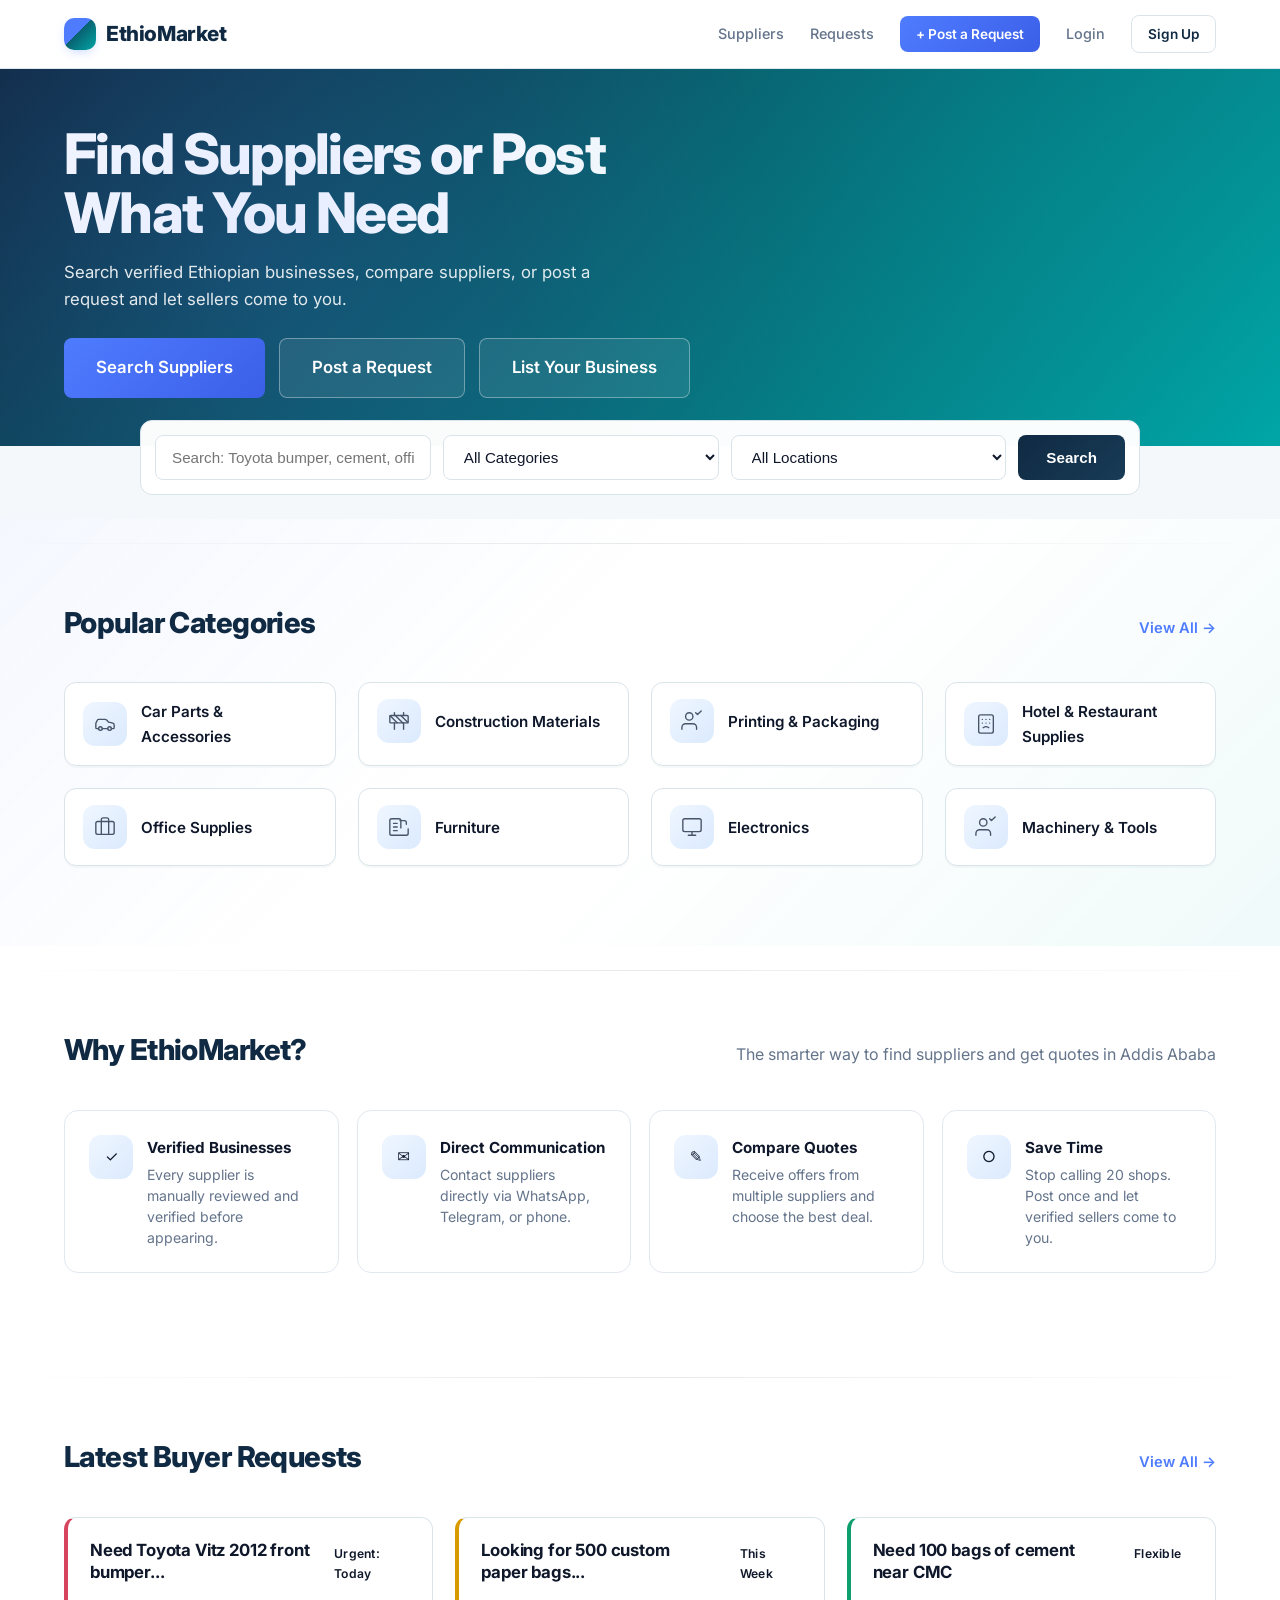
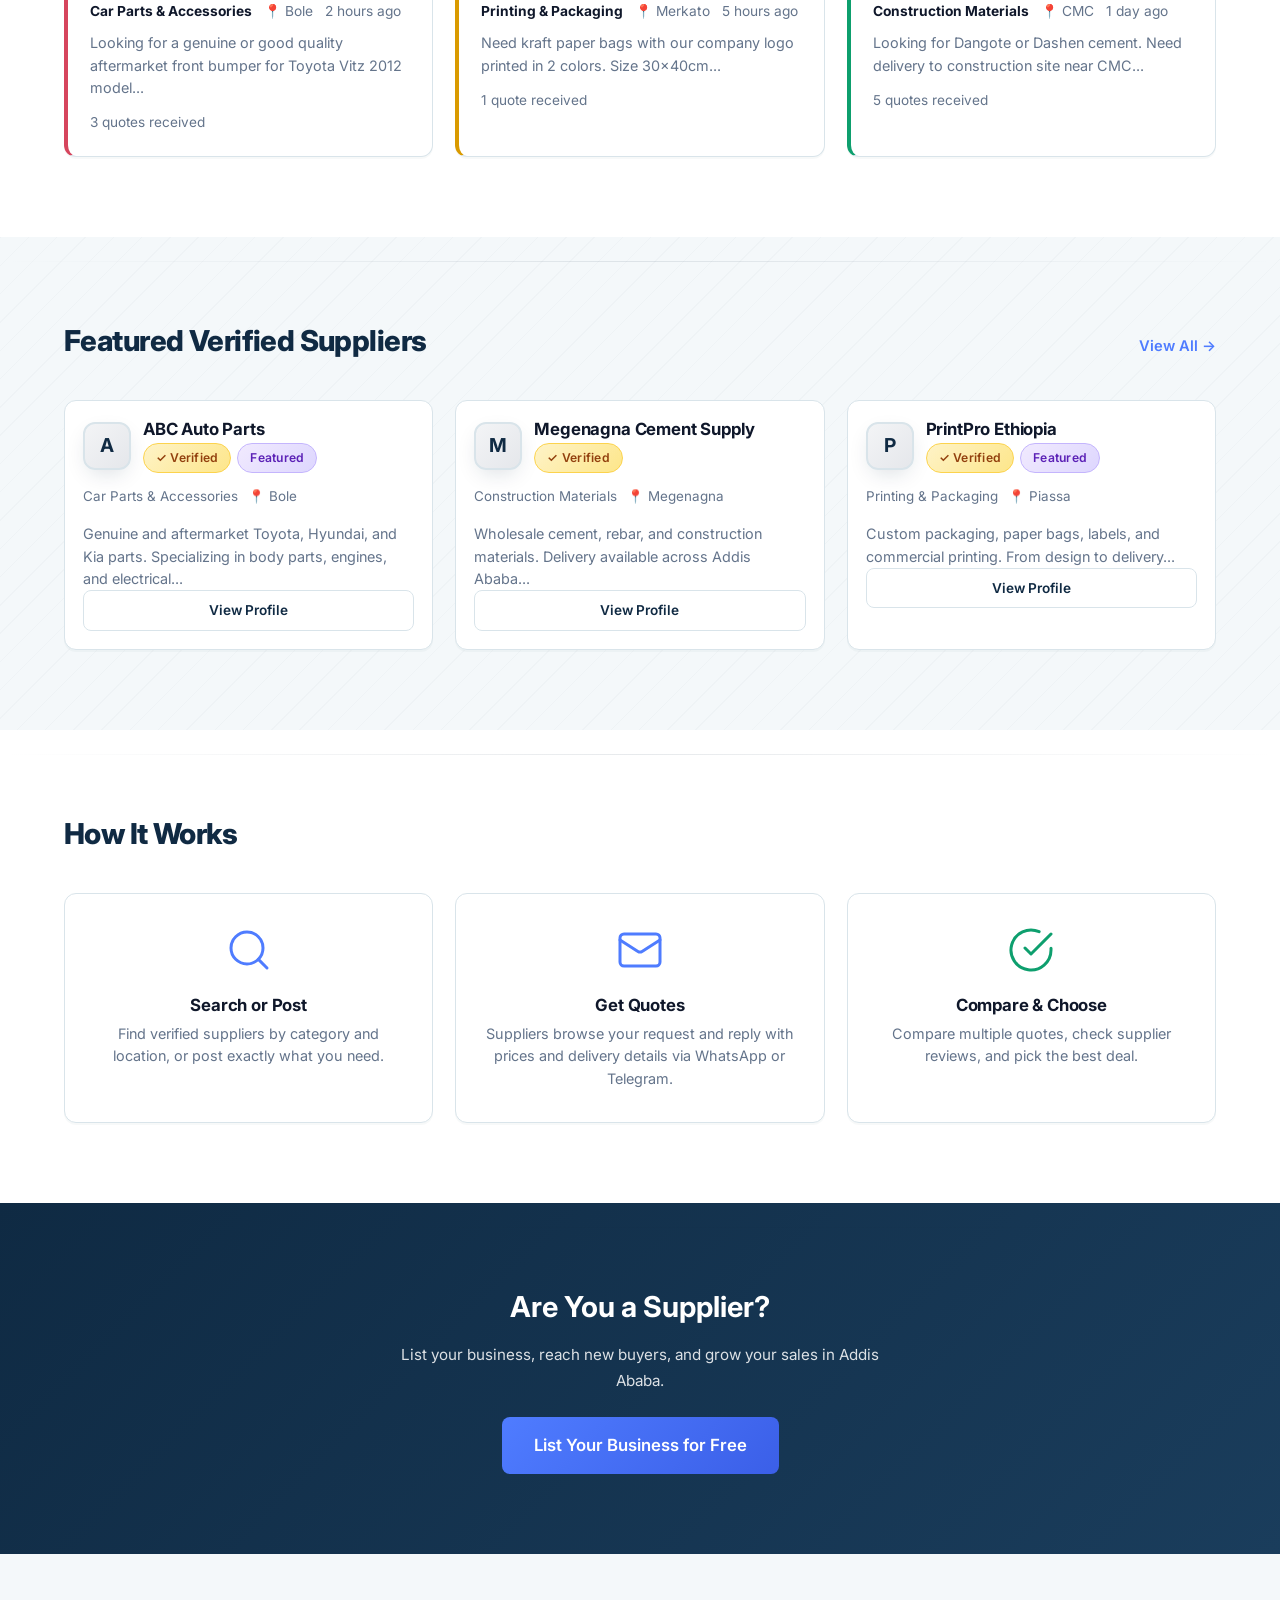
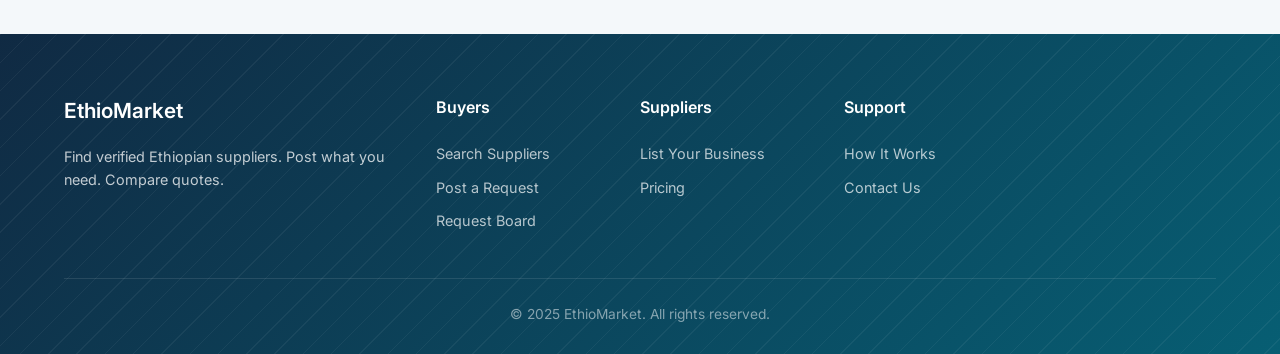
<file: preview/index.html>
<!DOCTYPE html>
<html lang="en">
<head>
    <meta charset="UTF-8">
    <meta name="viewport" content="width=device-width, initial-scale=1.0">
    <link rel="stylesheet" href="../assets/css/style.css">
    <link rel="preconnect" href="https://fonts.googleapis.com">
    <link href="https://fonts.googleapis.com/css2?family=Inter:wght@400;500;600;700&display=swap" rel="stylesheet">
<title>EthioMarket - Find Suppliers or Post What You Need</title></head><body>    <nav class="navbar">
        <div class="container nav-inner">
            <a href="index.html" class="logo">
                <span class="logo-icon"></span>
                <span>EthioMarket</span>
            </a>
            <button class="mobile-toggle" onclick="document.querySelector('.nav-links').classList.toggle('open')" aria-label="Toggle menu">
                <svg width="24" height="24" viewBox="0 0 24 24" fill="none" stroke="currentColor" stroke-width="2" stroke-linecap="round" stroke-linejoin="round"><line x1="3" y1="12" x2="21" y2="12"></line><line x1="3" y1="6" x2="21" y2="6"></line><line x1="3" y1="18" x2="21" y2="18"></line></svg>
            </button>
            <div class="nav-links">
                <a href="directory.html">Suppliers</a>
                <a href="requests.html">Requests</a>
                <a href="post-request.html" class="btn btn-sm btn-accent" style="color:#fff;">+ Post a Request</a>
                <a href="login.html">Login</a>
                <a href="register.html" class="btn btn-sm btn-outline">Sign Up</a>
            </div>
        </div>
    </nav>
    <div class="main-content">

<section class="hero">
    <div class="container">
        <h1>Find Suppliers or Post What You Need</h1>
        <p>Search verified Ethiopian businesses, compare suppliers, or post a request and let sellers come to you.</p>
        <div class="hero-buttons">
            <a href="directory.html" class="btn btn-lg btn-accent">Search Suppliers</a>
            <a href="post-request.html" class="btn btn-lg btn-outline">Post a Request</a>
            <a href="register.html" class="btn btn-lg btn-outline">List Your Business</a>
        </div>
    </div>
</section>

<section class="search-bar">
    <div class="container">
        <form action="directory.html" method="GET" class="search-form">
            <input type="text" name="q" placeholder="Search: Toyota bumper, cement, office chairs..." value="">
            <select name="category">
                <option value="">All Categories</option>
                <option value="1">Car Parts &amp; Accessories</option>
                <option value="2">Construction Materials</option>
                <option value="3">Printing &amp; Packaging</option>
                <option value="4">Hotel &amp; Restaurant Supplies</option>
                <option value="5">Office Supplies</option>
                <option value="6">Furniture</option>
                <option value="7">Electronics</option>
                <option value="8">Machinery &amp; Tools</option>
            </select>
            <select name="location">
                <option value="">All Locations</option>
                <option value="1">Bole</option>
                <option value="2">Kazanchis</option>
                <option value="3">Piassa</option>
                <option value="4">Merkato</option>
                <option value="5">CMC</option>
                <option value="6">Megenagna</option>
            </select>
            <button type="submit" class="btn btn-primary">Search</button>
        </form>
    </div>
</section>

<section class="section">
    <div class="container">
        <div class="section-header">
            <h2>Popular Categories</h2>
            <a href="categories.html">View All &rarr;</a>
        </div>
        <div class="grid-4">
            <a href="directory.html" class="card"><div class="card-body" style="display:flex;align-items:center;gap:14px;padding:16px 18px;"><span style="flex-shrink:0;width:44px;height:44px;background:linear-gradient(135deg,#eff6ff,#dbeafe);border-radius:12px;display:flex;align-items:center;justify-content:center;"><svg width="22" height="22" viewBox="0 0 24 24" fill="none" stroke="#475569" stroke-width="1.5" stroke-linecap="round" stroke-linejoin="round"><path d="M19 17h2c.6 0 1-.4 1-1v-3c0-.9-.7-1.7-1.5-1.9C18.7 10.6 16 10 16 10s-1.3-1.4-2.2-2.3c-.5-.4-1.1-.7-1.8-.7H5c-.6 0-1.1.4-1.4.9l-1.4 2.9A3.7 3.7 0 0 0 2 12v4c0 .6.4 1 1 1h2"/><circle cx="7" cy="17" r="2"/><path d="M9 17h6"/><circle cx="17" cy="17" r="2"/></svg></span><span style="font-weight:600;font-size:0.95rem;color:#0f172a;">Car Parts &amp; Accessories</span></div></a></a>
            <a href="directory.html" class="card"><div class="card-body" style="display:flex;align-items:center;gap:14px;padding:16px 18px;"><span style="flex-shrink:0;width:44px;height:44px;background:linear-gradient(135deg,#eff6ff,#dbeafe);border-radius:12px;display:flex;align-items:center;justify-content:center;"><svg width="22" height="22" viewBox="0 0 24 24" fill="none" stroke="#475569" stroke-width="1.5" stroke-linecap="round" stroke-linejoin="round"><rect x="2" y="6" width="20" height="8" rx="1"/><path d="M17 14v7"/><path d="M7 14v7"/><path d="M17 3v3"/><path d="M7 3v3"/><path d="M10 14 2.3 6.3"/><path d="m14 6 7.7 7.7"/><path d="m8 6 8 8"/></svg></span><span style="font-weight:600;font-size:0.95rem;color:#0f172a;">Construction Materials</span></div></a></a>
            <a href="directory.html" class="card"><div class="card-body" style="display:flex;align-items:center;gap:14px;padding:16px 18px;"><span style="flex-shrink:0;width:44px;height:44px;background:linear-gradient(135deg,#eff6ff,#dbeafe);border-radius:12px;display:flex;align-items:center;justify-content:center;"><svg width="22" height="22" viewBox="0 0 24 24" fill="none" stroke="#475569" stroke-width="1.5" stroke-linecap="round" stroke-linejoin="round"><path d="M17 21v-2a4 4 0 0 0-4-4H5a4 4 0 0 0-4 4v2"/><circle cx="9" cy="7" r="4"/><path d="m16 3 2 2 4-4"/></svg></span><span style="font-weight:600;font-size:0.95rem;color:#0f172a;">Printing &amp; Packaging</span></div></a></a>
            <a href="directory.html" class="card"><div class="card-body" style="display:flex;align-items:center;gap:14px;padding:16px 18px;"><span style="flex-shrink:0;width:44px;height:44px;background:linear-gradient(135deg,#eff6ff,#dbeafe);border-radius:12px;display:flex;align-items:center;justify-content:center;"><svg width="22" height="22" viewBox="0 0 24 24" fill="none" stroke="#475569" stroke-width="1.5" stroke-linecap="round" stroke-linejoin="round"><path d="M18 2H6a2 2 0 0 0-2 2v16a2 2 0 0 0 2 2h12a2 2 0 0 0 2-2V4a2 2 0 0 0-2-2Z"/><path d="m9 16 .348-.24c1.465-1.013 3.84-1.013 5.304 0L15 16"/><path d="M8 7h.01"/><path d="M16 7h.01"/><path d="M12 7h.01"/><path d="M12 11h.01"/><path d="M8 11h.01"/><path d="M16 11h.01"/></svg></span><span style="font-weight:600;font-size:0.95rem;color:#0f172a;">Hotel &amp; Restaurant Supplies</span></div></a></a>
            <a href="directory.html" class="card"><div class="card-body" style="display:flex;align-items:center;gap:14px;padding:16px 18px;"><span style="flex-shrink:0;width:44px;height:44px;background:linear-gradient(135deg,#eff6ff,#dbeafe);border-radius:12px;display:flex;align-items:center;justify-content:center;"><svg width="22" height="22" viewBox="0 0 24 24" fill="none" stroke="#475569" stroke-width="1.5" stroke-linecap="round" stroke-linejoin="round"><path d="M16 20V4a2 2 0 0 0-2-2h-4a2 2 0 0 0-2 2v16"/><rect width="20" height="14" x="2" y="6" rx="2"/></svg></span><span style="font-weight:600;font-size:0.95rem;color:#0f172a;">Office Supplies</span></div></a></a>
            <a href="directory.html" class="card"><div class="card-body" style="display:flex;align-items:center;gap:14px;padding:16px 18px;"><span style="flex-shrink:0;width:44px;height:44px;background:linear-gradient(135deg,#eff6ff,#dbeafe);border-radius:12px;display:flex;align-items:center;justify-content:center;"><svg width="22" height="22" viewBox="0 0 24 24" fill="none" stroke="#475569" stroke-width="1.5" stroke-linecap="round" stroke-linejoin="round"><path d="M20 9V7a2 2 0 0 0-2-2h-5"/><path d="M14 13V5a2 2 0 0 0-2-2H4a2 2 0 0 0-2 2v14a2 2 0 0 0 2 2h16a2 2 0 0 0 2-2v-5"/><path d="M6 12h4"/><path d="M6 16h4"/><path d="M6 8h4"/></svg></span><span style="font-weight:600;font-size:0.95rem;color:#0f172a;">Furniture</span></div></a></a>
            <a href="directory.html" class="card"><div class="card-body" style="display:flex;align-items:center;gap:14px;padding:16px 18px;"><span style="flex-shrink:0;width:44px;height:44px;background:linear-gradient(135deg,#eff6ff,#dbeafe);border-radius:12px;display:flex;align-items:center;justify-content:center;"><svg width="22" height="22" viewBox="0 0 24 24" fill="none" stroke="#475569" stroke-width="1.5" stroke-linecap="round" stroke-linejoin="round"><rect width="20" height="14" x="2" y="3" rx="2"/><line x1="8" x2="16" y1="21" y2="21"/><line x1="12" x2="12" y1="17" y2="21"/></svg></span><span style="font-weight:600;font-size:0.95rem;color:#0f172a;">Electronics</span></div></a></a>
            <a href="directory.html" class="card"><div class="card-body" style="display:flex;align-items:center;gap:14px;padding:16px 18px;"><span style="flex-shrink:0;width:44px;height:44px;background:linear-gradient(135deg,#eff6ff,#dbeafe);border-radius:12px;display:flex;align-items:center;justify-content:center;"><svg width="22" height="22" viewBox="0 0 24 24" fill="none" stroke="#475569" stroke-width="1.5" stroke-linecap="round" stroke-linejoin="round"><path d="M17 21v-2a4 4 0 0 0-4-4H5a4 4 0 0 0-4 4v2"/><circle cx="9" cy="7" r="4"/><path d="m16 3 2 2 4-4"/></svg></span><span style="font-weight:600;font-size:0.95rem;color:#0f172a;">Machinery &amp; Tools</span></div></a></a>
        </div>
    </div>
</section>


    <section class="section" style="background:#fff;">
        <div class="container">
            <div class="section-header">
                <h2>Why EthioMarket?</h2>
                <p>The smarter way to find suppliers and get quotes in Addis Ababa</p>
            </div>
            <div style="display:grid;grid-template-columns:repeat(auto-fit,minmax(260px,1fr));gap:18px;">
                <div style="background:#fff;border:1px solid #e2e8f0;border-radius:14px;padding:24px;display:flex;gap:14px;align-items:flex-start;">
                    <span style="flex-shrink:0;width:44px;height:44px;background:linear-gradient(135deg,#eff6ff,#dbeafe);border-radius:12px;display:flex;align-items:center;justify-content:center;">&#10003;</span>
                    <div><h4 style="font-weight:700;color:#0f172a;margin-bottom:4px;">Verified Businesses</h4><p style="font-size:0.88rem;color:#64748b;line-height:1.5;">Every supplier is manually reviewed and verified before appearing.</p></div>
                </div>
                <div style="background:#fff;border:1px solid #e2e8f0;border-radius:14px;padding:24px;display:flex;gap:14px;align-items:flex-start;">
                    <span style="flex-shrink:0;width:44px;height:44px;background:linear-gradient(135deg,#eff6ff,#dbeafe);border-radius:12px;display:flex;align-items:center;justify-content:center;">&#9993;</span>
                    <div><h4 style="font-weight:700;color:#0f172a;margin-bottom:4px;">Direct Communication</h4><p style="font-size:0.88rem;color:#64748b;line-height:1.5;">Contact suppliers directly via WhatsApp, Telegram, or phone.</p></div>
                </div>
                <div style="background:#fff;border:1px solid #e2e8f0;border-radius:14px;padding:24px;display:flex;gap:14px;align-items:flex-start;">
                    <span style="flex-shrink:0;width:44px;height:44px;background:linear-gradient(135deg,#eff6ff,#dbeafe);border-radius:12px;display:flex;align-items:center;justify-content:center;">&#9998;</span>
                    <div><h4 style="font-weight:700;color:#0f172a;margin-bottom:4px;">Compare Quotes</h4><p style="font-size:0.88rem;color:#64748b;line-height:1.5;">Receive offers from multiple suppliers and choose the best deal.</p></div>
                </div>
                <div style="background:#fff;border:1px solid #e2e8f0;border-radius:14px;padding:24px;display:flex;gap:14px;align-items:flex-start;">
                    <span style="flex-shrink:0;width:44px;height:44px;background:linear-gradient(135deg,#eff6ff,#dbeafe);border-radius:12px;display:flex;align-items:center;justify-content:center;">&#9675;</span>
                    <div><h4 style="font-weight:700;color:#0f172a;margin-bottom:4px;">Save Time</h4><p style="font-size:0.88rem;color:#64748b;line-height:1.5;">Stop calling 20 shops. Post once and let verified sellers come to you.</p></div>
                </div>
            </div>
        </div>
    </section>

<section class="section" style="background:#fff;">
    <div class="container">
        <div class="section-header">
            <h2>Latest Buyer Requests</h2>
            <a href="requests.html">View All &rarr;</a>
        </div>
        <div class="grid-3">
            <a href="request-detail.html" class="card request-card urgent-today">
                <div class="card-body">
                    <div class="req-header">
                        <div class="card-title">Need Toyota Vitz 2012 front bumper...</div>
                        <span class="badge urgent-today">Urgent: Today</span>
                    </div>
                    <div class="req-meta">
                        <span><strong>Car Parts &amp; Accessories</strong></span>
                        <span>&#128205; Bole</span>
                        <span>2 hours ago</span>
                    </div>
                    <div class="card-text">Looking for a genuine or good quality aftermarket front bumper for Toyota Vitz 2012 model...</div>
                    <div style="margin-top:12px;font-size:0.85rem;color:var(--text-light);">3 quotes received</div>
                </div>
            </a>
            <a href="request-detail.html" class="card request-card urgent-week">
                <div class="card-body">
                    <div class="req-header">
                        <div class="card-title">Looking for 500 custom paper bags...</div>
                        <span class="badge urgent-week">This Week</span>
                    </div>
                    <div class="req-meta">
                        <span><strong>Printing &amp; Packaging</strong></span>
                        <span>&#128205; Merkato</span>
                        <span>5 hours ago</span>
                    </div>
                    <div class="card-text">Need kraft paper bags with our company logo printed in 2 colors. Size 30x40cm...</div>
                    <div style="margin-top:12px;font-size:0.85rem;color:var(--text-light);">1 quote received</div>
                </div>
            </a>
            <a href="request-detail.html" class="card request-card urgent-flex">
                <div class="card-body">
                    <div class="req-header">
                        <div class="card-title">Need 100 bags of cement near CMC</div>
                        <span class="badge urgent-flex">Flexible</span>
                    </div>
                    <div class="req-meta">
                        <span><strong>Construction Materials</strong></span>
                        <span>&#128205; CMC</span>
                        <span>1 day ago</span>
                    </div>
                    <div class="card-text">Looking for Dangote or Dashen cement. Need delivery to construction site near CMC...</div>
                    <div style="margin-top:12px;font-size:0.85rem;color:var(--text-light);">5 quotes received</div>
                </div>
            </a>
        </div>
    </div>
</section>

<section class="section">
    <div class="container">
        <div class="section-header">
            <h2>Featured Verified Suppliers</h2>
            <a href="directory.html">View All &rarr;</a>
        </div>
        <div class="grid-3">
            <a href="supplier.html" class="card supplier-card">
                <div class="card-body">
                    <div style="display:flex;align-items:center;gap:12px;margin-bottom:10px;">
                        <div class="profile-logo" style="width:48px;height:48px;font-size:1.2rem;">A</div>
                        <div>
                            <div class="card-title" style="margin-bottom:2px;">ABC Auto Parts</div>
                            <div style="display:flex;gap:6px;">
                                <span class="badge badge-verified">&#10003; Verified</span>
                                <span class="badge badge-premium">Featured</span>
                            </div>
                        </div>
                    </div>
                    <div class="supplier-meta">
                        <span>Car Parts &amp; Accessories</span>
                        <span>&#128205; Bole</span>
                    </div>
                    <div class="card-text">Genuine and aftermarket Toyota, Hyundai, and Kia parts. Specializing in body parts, engines, and electrical...</div>
                    <div class="card-actions"><span class="btn btn-sm btn-outline">View Profile</span></div>
                </div>
            </a>
            <a href="supplier.html" class="card supplier-card">
                <div class="card-body">
                    <div style="display:flex;align-items:center;gap:12px;margin-bottom:10px;">
                        <div class="profile-logo" style="width:48px;height:48px;font-size:1.2rem;">M</div>
                        <div>
                            <div class="card-title" style="margin-bottom:2px;">Megenagna Cement Supply</div>
                            <div style="display:flex;gap:6px;">
                                <span class="badge badge-verified">&#10003; Verified</span>
                            </div>
                        </div>
                    </div>
                    <div class="supplier-meta">
                        <span>Construction Materials</span>
                        <span>&#128205; Megenagna</span>
                    </div>
                    <div class="card-text">Wholesale cement, rebar, and construction materials. Delivery available across Addis Ababa...</div>
                    <div class="card-actions"><span class="btn btn-sm btn-outline">View Profile</span></div>
                </div>
            </a>
            <a href="supplier.html" class="card supplier-card">
                <div class="card-body">
                    <div style="display:flex;align-items:center;gap:12px;margin-bottom:10px;">
                        <div class="profile-logo" style="width:48px;height:48px;font-size:1.2rem;">P</div>
                        <div>
                            <div class="card-title" style="margin-bottom:2px;">PrintPro Ethiopia</div>
                            <div style="display:flex;gap:6px;">
                                <span class="badge badge-verified">&#10003; Verified</span>
                                <span class="badge badge-premium">Featured</span>
                            </div>
                        </div>
                    </div>
                    <div class="supplier-meta">
                        <span>Printing &amp; Packaging</span>
                        <span>&#128205; Piassa</span>
                    </div>
                    <div class="card-text">Custom packaging, paper bags, labels, and commercial printing. From design to delivery...</div>
                    <div class="card-actions"><span class="btn btn-sm btn-outline">View Profile</span></div>
                </div>
            </a>
        </div>
    </div>
</section>

<section class="section" style="background:#fff;">
    <div class="container">
        <div class="section-header">
            <h2>How It Works</h2>
        </div>
        <div class="grid-3" style="text-align:center;">
            <div class="card" style="padding:32px 24px;">
                <div style="margin-bottom:14px;"><svg xmlns="http://www.w3.org/2000/svg" width="48" height="48" viewBox="0 0 24 24" fill="none" stroke="var(--accent)" stroke-width="1.5" stroke-linecap="round" stroke-linejoin="round"><circle cx="11" cy="11" r="8"></circle><path d="m21 21-4.3-4.3"></path></svg></div>
                <div class="card-title">Search or Post</div>
                <p class="card-text">Find verified suppliers by category and location, or post exactly what you need.</p>
            </div>
            <div class="card" style="padding:32px 24px;">
                <div style="margin-bottom:14px;"><svg xmlns="http://www.w3.org/2000/svg" width="48" height="48" viewBox="0 0 24 24" fill="none" stroke="var(--accent)" stroke-width="1.5" stroke-linecap="round" stroke-linejoin="round"><rect width="20" height="16" x="2" y="4" rx="2"></rect><path d="m22 7-8.97 5.7a1.94 1.94 0 0 1-2.06 0L2 7"></path></svg></div>
                <div class="card-title">Get Quotes</div>
                <p class="card-text">Suppliers browse your request and reply with prices and delivery details via WhatsApp or Telegram.</p>
            </div>
            <div class="card" style="padding:32px 24px;">
                <div style="margin-bottom:14px;"><svg xmlns="http://www.w3.org/2000/svg" width="48" height="48" viewBox="0 0 24 24" fill="none" stroke="var(--success)" stroke-width="1.5" stroke-linecap="round" stroke-linejoin="round"><path d="M22 11.08V12a10 10 0 1 1-5.93-9.14"></path><polyline points="22 4 12 14.01 9 11.01"></polyline></svg></div>
                <div class="card-title">Compare &amp; Choose</div>
                <p class="card-text">Compare multiple quotes, check supplier reviews, and pick the best deal.</p>
            </div>
        </div>
    </div>
</section>

<section class="section" style="background:linear-gradient(135deg, #0F2A43, #1a3d5c); color:#fff; text-align:center;">
    <div class="container">
        <h2 style="font-size:1.8rem; margin-bottom:12px;">Are You a Supplier?</h2>
        <p style="opacity:0.85; max-width:500px; margin:0 auto 24px;">List your business, reach new buyers, and grow your sales in Addis Ababa.</p>
        <a href="register.html" class="btn btn-lg btn-accent">List Your Business for Free</a>
    </div>
</section>
    </div>
    <footer class="footer">
        <div class="container">
            <div class="footer-grid">
                <div>
                    <h3>EthioMarket</h3>
                    <p>Find verified Ethiopian suppliers. Post what you need. Compare quotes.</p>
                </div>
                <div>
                    <h4>Buyers</h4>
                    <a href="directory.html">Search Suppliers</a>
                    <a href="post-request.html">Post a Request</a>
                    <a href="requests.html">Request Board</a>
                </div>
                <div>
                    <h4>Suppliers</h4>
                    <a href="register.html">List Your Business</a>
                    <a href="pricing.html">Pricing</a>
                </div>
                <div>
                    <h4>Support</h4>
                    <a href="#">How It Works</a>
                    <a href="#">Contact Us</a>
                </div>
            </div>
            <div class="footer-bottom">
                <p>&copy; 2025 EthioMarket. All rights reserved.</p>
            </div>
        </div>
    </footer>
</body>
</html>
</file>
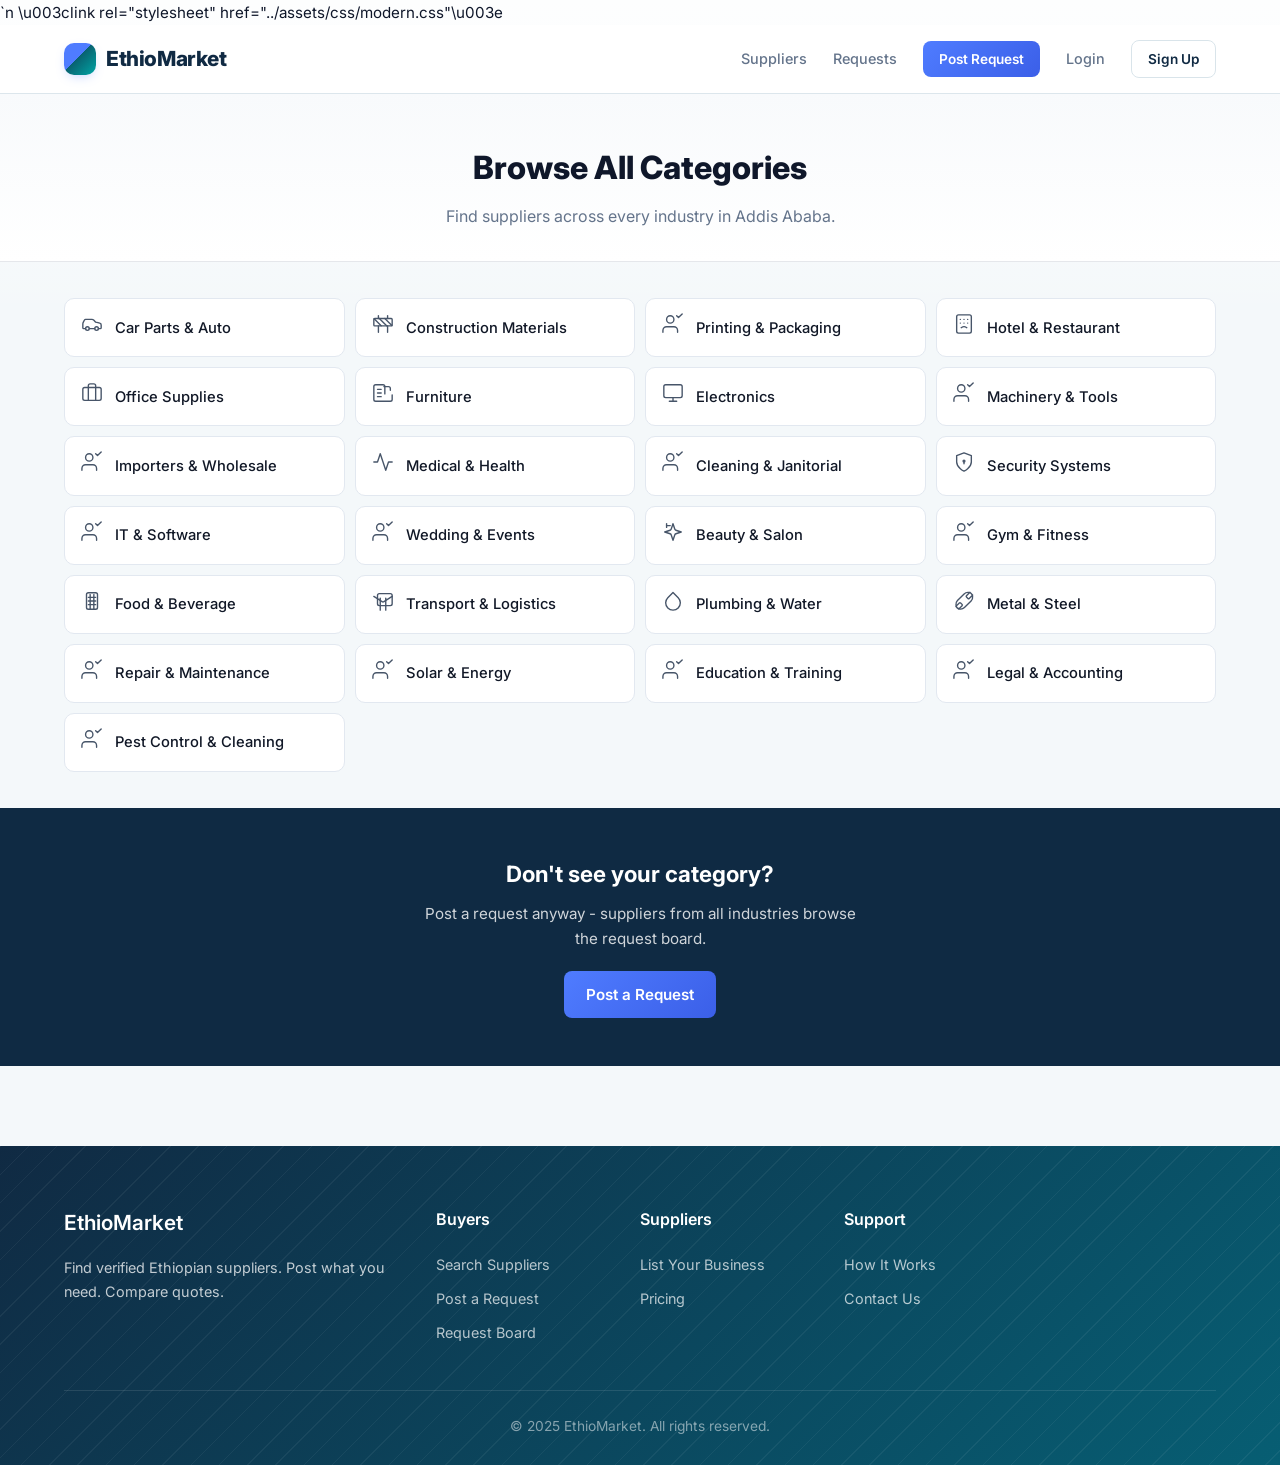
<file: preview/categories.html>
﻿<!DOCTYPE html>
<html lang="en">
<head>
    <meta charset="UTF-8">
    <meta name="viewport" content="width=device-width, initial-scale=1.0">
    <link rel="stylesheet" href="../assets/css/style.css">`n    \u003clink rel="stylesheet" href="../assets/css/modern.css"\u003e
    <link rel="preconnect" href="https://fonts.googleapis.com">
    <link href="https://fonts.googleapis.com/css2?family=Inter:wght@300;400;500;600;700;800;900&display=swap" rel="stylesheet">
<title>All Categories - EthioMarket</title><script src="../assets/js/modern.js"></script></head><body>    <nav class="navbar">
        <div class="container nav-inner">
            <a href="index.html" class="logo">
                <span class="logo-icon"></span>
                <span>EthioMarket</span>
            </a>
            <button class="mobile-toggle" onclick="document.querySelector('.nav-links').classList.toggle('open')" aria-label="Toggle menu">
                <svg width="24" height="24" viewBox="0 0 24 24" fill="none" stroke="currentColor" stroke-width="2" stroke-linecap="round" stroke-linejoin="round"><line x1="3" y1="12" x2="21" y2="12"></line><line x1="3" y1="6" x2="21" y2="6"></line><line x1="3" y1="18" x2="21" y2="18"></line></svg>
            </button>
            <div class="nav-links">
                <a href="directory.html">Suppliers</a>
                <a href="requests.html">Requests</a>
                <a href="post-request.html" class="btn btn-sm btn-accent" style="color:#fff;">Post Request</a>
                <a href="login.html">Login</a>
                <a href="register.html" class="btn btn-sm btn-outline">Sign Up</a>
            </div>
        </div>
    </nav>
    <div class="main-content">

<section style="background:linear-gradient(180deg,#f8fafc 0%,#ffffff 100%);padding:48px 16px 32px;text-align:center;border-bottom:1px solid #e5e7eb;">
    <div class="container">
        <h1 style="font-size:2rem;font-weight:800;color:#0f172a;margin-bottom:8px;">Browse All Categories</h1>
        <p style="color:#64748b;font-size:1rem;">Find suppliers across every industry in Addis Ababa.</p>
    </div>
</section>

<section style="padding:36px 16px;">
    <div class="container">
        <div style="display:grid;grid-template-columns:repeat(auto-fill,minmax(260px,1fr));gap:10px;">
<a href="directory.html" style="display:flex;align-items:center;gap:12px;padding:14px 16px;background:#fff;border:1px solid #e2e8f0;border-radius:10px;transition:all 0.2s;text-decoration:none;color:#111827;"><span style="flex-shrink:0;"><svg width="22" height="22" viewBox="0 0 24 24" fill="none" stroke="#475569" stroke-width="1.5" stroke-linecap="round" stroke-linejoin="round"><path d="M19 17h2c.6 0 1-.4 1-1v-3c0-.9-.7-1.7-1.5-1.9C18.7 10.6 16 10 16 10s-1.3-1.4-2.2-2.3c-.5-.4-1.1-.7-1.8-.7H5c-.6 0-1.1.4-1.4.9l-1.4 2.9A3.7 3.7 0 0 0 2 12v4c0 .6.4 1 1 1h2"/><circle cx="7" cy="17" r="2"/><path d="M9 17h6"/><circle cx="17" cy="17" r="2"/></svg></span><span style="font-size:0.92rem;font-weight:500;">Car Parts & Auto</span></a>
<a href="directory.html" style="display:flex;align-items:center;gap:12px;padding:14px 16px;background:#fff;border:1px solid #e2e8f0;border-radius:10px;transition:all 0.2s;text-decoration:none;color:#111827;"><span style="flex-shrink:0;"><svg width="22" height="22" viewBox="0 0 24 24" fill="none" stroke="#475569" stroke-width="1.5" stroke-linecap="round" stroke-linejoin="round"><rect x="2" y="6" width="20" height="8" rx="1"/><path d="M17 14v7"/><path d="M7 14v7"/><path d="M17 3v3"/><path d="M7 3v3"/><path d="M10 14 2.3 6.3"/><path d="m14 6 7.7 7.7"/><path d="m8 6 8 8"/></svg></span><span style="font-size:0.92rem;font-weight:500;">Construction Materials</span></a>
<a href="directory.html" style="display:flex;align-items:center;gap:12px;padding:14px 16px;background:#fff;border:1px solid #e2e8f0;border-radius:10px;transition:all 0.2s;text-decoration:none;color:#111827;"><span style="flex-shrink:0;"><svg width="22" height="22" viewBox="0 0 24 24" fill="none" stroke="#475569" stroke-width="1.5" stroke-linecap="round" stroke-linejoin="round"><path d="M17 21v-2a4 4 0 0 0-4-4H5a4 4 0 0 0-4 4v2"/><circle cx="9" cy="7" r="4"/><path d="m16 3 2 2 4-4"/></svg></span><span style="font-size:0.92rem;font-weight:500;">Printing & Packaging</span></a>
<a href="directory.html" style="display:flex;align-items:center;gap:12px;padding:14px 16px;background:#fff;border:1px solid #e2e8f0;border-radius:10px;transition:all 0.2s;text-decoration:none;color:#111827;"><span style="flex-shrink:0;"><svg width="22" height="22" viewBox="0 0 24 24" fill="none" stroke="#475569" stroke-width="1.5" stroke-linecap="round" stroke-linejoin="round"><path d="M18 2H6a2 2 0 0 0-2 2v16a2 2 0 0 0 2 2h12a2 2 0 0 0 2-2V4a2 2 0 0 0-2-2Z"/><path d="m9 16 .348-.24c1.465-1.013 3.84-1.013 5.304 0L15 16"/><path d="M8 7h.01"/><path d="M16 7h.01"/><path d="M12 7h.01"/><path d="M12 11h.01"/><path d="M8 11h.01"/><path d="M16 11h.01"/></svg></span><span style="font-size:0.92rem;font-weight:500;">Hotel & Restaurant</span></a>
<a href="directory.html" style="display:flex;align-items:center;gap:12px;padding:14px 16px;background:#fff;border:1px solid #e2e8f0;border-radius:10px;transition:all 0.2s;text-decoration:none;color:#111827;"><span style="flex-shrink:0;"><svg width="22" height="22" viewBox="0 0 24 24" fill="none" stroke="#475569" stroke-width="1.5" stroke-linecap="round" stroke-linejoin="round"><path d="M16 20V4a2 2 0 0 0-2-2h-4a2 2 0 0 0-2 2v16"/><rect width="20" height="14" x="2" y="6" rx="2"/></svg></span><span style="font-size:0.92rem;font-weight:500;">Office Supplies</span></a>
<a href="directory.html" style="display:flex;align-items:center;gap:12px;padding:14px 16px;background:#fff;border:1px solid #e2e8f0;border-radius:10px;transition:all 0.2s;text-decoration:none;color:#111827;"><span style="flex-shrink:0;"><svg width="22" height="22" viewBox="0 0 24 24" fill="none" stroke="#475569" stroke-width="1.5" stroke-linecap="round" stroke-linejoin="round"><path d="M20 9V7a2 2 0 0 0-2-2h-5"/><path d="M14 13V5a2 2 0 0 0-2-2H4a2 2 0 0 0-2 2v14a2 2 0 0 0 2 2h16a2 2 0 0 0 2-2v-5"/><path d="M6 12h4"/><path d="M6 16h4"/><path d="M6 8h4"/></svg></span><span style="font-size:0.92rem;font-weight:500;">Furniture</span></a>
<a href="directory.html" style="display:flex;align-items:center;gap:12px;padding:14px 16px;background:#fff;border:1px solid #e2e8f0;border-radius:10px;transition:all 0.2s;text-decoration:none;color:#111827;"><span style="flex-shrink:0;"><svg width="22" height="22" viewBox="0 0 24 24" fill="none" stroke="#475569" stroke-width="1.5" stroke-linecap="round" stroke-linejoin="round"><rect width="20" height="14" x="2" y="3" rx="2"/><line x1="8" x2="16" y1="21" y2="21"/><line x1="12" x2="12" y1="17" y2="21"/></svg></span><span style="font-size:0.92rem;font-weight:500;">Electronics</span></a>
<a href="directory.html" style="display:flex;align-items:center;gap:12px;padding:14px 16px;background:#fff;border:1px solid #e2e8f0;border-radius:10px;transition:all 0.2s;text-decoration:none;color:#111827;"><span style="flex-shrink:0;"><svg width="22" height="22" viewBox="0 0 24 24" fill="none" stroke="#475569" stroke-width="1.5" stroke-linecap="round" stroke-linejoin="round"><path d="M17 21v-2a4 4 0 0 0-4-4H5a4 4 0 0 0-4 4v2"/><circle cx="9" cy="7" r="4"/><path d="m16 3 2 2 4-4"/></svg></span><span style="font-size:0.92rem;font-weight:500;">Machinery & Tools</span></a>
<a href="directory.html" style="display:flex;align-items:center;gap:12px;padding:14px 16px;background:#fff;border:1px solid #e2e8f0;border-radius:10px;transition:all 0.2s;text-decoration:none;color:#111827;"><span style="flex-shrink:0;"><svg width="22" height="22" viewBox="0 0 24 24" fill="none" stroke="#475569" stroke-width="1.5" stroke-linecap="round" stroke-linejoin="round"><path d="M17 21v-2a4 4 0 0 0-4-4H5a4 4 0 0 0-4 4v2"/><circle cx="9" cy="7" r="4"/><path d="m16 3 2 2 4-4"/></svg></span><span style="font-size:0.92rem;font-weight:500;">Importers & Wholesale</span></a>
<a href="directory.html" style="display:flex;align-items:center;gap:12px;padding:14px 16px;background:#fff;border:1px solid #e2e8f0;border-radius:10px;transition:all 0.2s;text-decoration:none;color:#111827;"><span style="flex-shrink:0;"><svg width="22" height="22" viewBox="0 0 24 24" fill="none" stroke="#475569" stroke-width="1.5" stroke-linecap="round" stroke-linejoin="round"><path d="M22 12h-4l-3 9L9 3l-3 9H2"/></svg></span><span style="font-size:0.92rem;font-weight:500;">Medical & Health</span></a>
<a href="directory.html" style="display:flex;align-items:center;gap:12px;padding:14px 16px;background:#fff;border:1px solid #e2e8f0;border-radius:10px;transition:all 0.2s;text-decoration:none;color:#111827;"><span style="flex-shrink:0;"><svg width="22" height="22" viewBox="0 0 24 24" fill="none" stroke="#475569" stroke-width="1.5" stroke-linecap="round" stroke-linejoin="round"><path d="M17 21v-2a4 4 0 0 0-4-4H5a4 4 0 0 0-4 4v2"/><circle cx="9" cy="7" r="4"/><path d="m16 3 2 2 4-4"/></svg></span><span style="font-size:0.92rem;font-weight:500;">Cleaning & Janitorial</span></a>
<a href="directory.html" style="display:flex;align-items:center;gap:12px;padding:14px 16px;background:#fff;border:1px solid #e2e8f0;border-radius:10px;transition:all 0.2s;text-decoration:none;color:#111827;"><span style="flex-shrink:0;"><svg width="22" height="22" viewBox="0 0 24 24" fill="none" stroke="#475569" stroke-width="1.5" stroke-linecap="round" stroke-linejoin="round"><path d="M12 22s8-4 8-10V5l-8-3-8 3v7c0 6 8 10 8 10z"/><circle cx="12" cy="11" r="1"/><path d="M12 12v2"/></svg></span><span style="font-size:0.92rem;font-weight:500;">Security Systems</span></a>
<a href="directory.html" style="display:flex;align-items:center;gap:12px;padding:14px 16px;background:#fff;border:1px solid #e2e8f0;border-radius:10px;transition:all 0.2s;text-decoration:none;color:#111827;"><span style="flex-shrink:0;"><svg width="22" height="22" viewBox="0 0 24 24" fill="none" stroke="#475569" stroke-width="1.5" stroke-linecap="round" stroke-linejoin="round"><path d="M17 21v-2a4 4 0 0 0-4-4H5a4 4 0 0 0-4 4v2"/><circle cx="9" cy="7" r="4"/><path d="m16 3 2 2 4-4"/></svg></span><span style="font-size:0.92rem;font-weight:500;">IT & Software</span></a>
<a href="directory.html" style="display:flex;align-items:center;gap:12px;padding:14px 16px;background:#fff;border:1px solid #e2e8f0;border-radius:10px;transition:all 0.2s;text-decoration:none;color:#111827;"><span style="flex-shrink:0;"><svg width="22" height="22" viewBox="0 0 24 24" fill="none" stroke="#475569" stroke-width="1.5" stroke-linecap="round" stroke-linejoin="round"><path d="M17 21v-2a4 4 0 0 0-4-4H5a4 4 0 0 0-4 4v2"/><circle cx="9" cy="7" r="4"/><path d="m16 3 2 2 4-4"/></svg></span><span style="font-size:0.92rem;font-weight:500;">Wedding & Events</span></a>
<a href="directory.html" style="display:flex;align-items:center;gap:12px;padding:14px 16px;background:#fff;border:1px solid #e2e8f0;border-radius:10px;transition:all 0.2s;text-decoration:none;color:#111827;"><span style="flex-shrink:0;"><svg width="22" height="22" viewBox="0 0 24 24" fill="none" stroke="#475569" stroke-width="1.5" stroke-linecap="round" stroke-linejoin="round"><path d="m12 3-1.912 5.813a2 2 0 0 1-1.275 1.275L3 12l5.813 1.912a2 2 0 0 1 1.275 1.275L12 21l1.912-5.813a2 2 0 0 1 1.275-1.275L21 12l-5.813-1.912a2 2 0 0 1-1.275-1.275L12 3Z"/><path d="M5 3v4"/><path d="M9 5H5"/></svg></span><span style="font-size:0.92rem;font-weight:500;">Beauty & Salon</span></a>
<a href="directory.html" style="display:flex;align-items:center;gap:12px;padding:14px 16px;background:#fff;border:1px solid #e2e8f0;border-radius:10px;transition:all 0.2s;text-decoration:none;color:#111827;"><span style="flex-shrink:0;"><svg width="22" height="22" viewBox="0 0 24 24" fill="none" stroke="#475569" stroke-width="1.5" stroke-linecap="round" stroke-linejoin="round"><path d="M17 21v-2a4 4 0 0 0-4-4H5a4 4 0 0 0-4 4v2"/><circle cx="9" cy="7" r="4"/><path d="m16 3 2 2 4-4"/></svg></span><span style="font-size:0.92rem;font-weight:500;">Gym & Fitness</span></a>
<a href="directory.html" style="display:flex;align-items:center;gap:12px;padding:14px 16px;background:#fff;border:1px solid #e2e8f0;border-radius:10px;transition:all 0.2s;text-decoration:none;color:#111827;"><span style="flex-shrink:0;"><svg width="22" height="22" viewBox="0 0 24 24" fill="none" stroke="#475569" stroke-width="1.5" stroke-linecap="round" stroke-linejoin="round"><path d="M8 21h8a2 2 0 0 0 2-2V5a2 2 0 0 0-2-2H8a2 2 0 0 0-2 2v14a2 2 0 0 0 2 2z"/><path d="M10 5v16"/><path d="M14 5v16"/><path d="M8 8h8"/><path d="M8 12h8"/><path d="M8 16h8"/></svg></span><span style="font-size:0.92rem;font-weight:500;">Food & Beverage</span></a>
<a href="directory.html" style="display:flex;align-items:center;gap:12px;padding:14px 16px;background:#fff;border:1px solid #e2e8f0;border-radius:10px;transition:all 0.2s;text-decoration:none;color:#111827;"><span style="flex-shrink:0;"><svg width="22" height="22" viewBox="0 0 24 24" fill="none" stroke="#475569" stroke-width="1.5" stroke-linecap="round" stroke-linejoin="round"><rect width="16" height="13" x="6" y="4" rx="2"/><path d="m22 7-8.97 5.7a1.94 1.94 0 0 1-2.06 0L2 7"/><path d="M15 22V9"/><path d="M9 22V9"/></svg></span><span style="font-size:0.92rem;font-weight:500;">Transport & Logistics</span></a>
<a href="directory.html" style="display:flex;align-items:center;gap:12px;padding:14px 16px;background:#fff;border:1px solid #e2e8f0;border-radius:10px;transition:all 0.2s;text-decoration:none;color:#111827;"><span style="flex-shrink:0;"><svg width="22" height="22" viewBox="0 0 24 24" fill="none" stroke="#475569" stroke-width="1.5" stroke-linecap="round" stroke-linejoin="round"><path d="M12 2.69l5.66 5.66a8 8 0 1 1-11.31 0z"/></svg></span><span style="font-size:0.92rem;font-weight:500;">Plumbing & Water</span></a>
<a href="directory.html" style="display:flex;align-items:center;gap:12px;padding:14px 16px;background:#fff;border:1px solid #e2e8f0;border-radius:10px;transition:all 0.2s;text-decoration:none;color:#111827;"><span style="flex-shrink:0;"><svg width="22" height="22" viewBox="0 0 24 24" fill="none" stroke="#475569" stroke-width="1.5" stroke-linecap="round" stroke-linejoin="round"><path d="M14.7 6.3a1 1 0 0 0 0 1.4l1.6 1.6a1 1 0 0 0 1.4 0l3.77-3.77a6 6 0 0 0-9.36-1.26l-7.24 7.24a6 6 0 0 0 1.26 9.36l3.77-3.77a1 1 0 0 0 0-1.4l-1.6-1.6a1 1 0 0 0-1.4 0l-3.77 3.77a6 6 0 0 0 9.36 1.26l7.24-7.24a6 6 0 0 0-1.26-9.36z"/></svg></span><span style="font-size:0.92rem;font-weight:500;">Metal & Steel</span></a>
<a href="directory.html" style="display:flex;align-items:center;gap:12px;padding:14px 16px;background:#fff;border:1px solid #e2e8f0;border-radius:10px;transition:all 0.2s;text-decoration:none;color:#111827;"><span style="flex-shrink:0;"><svg width="22" height="22" viewBox="0 0 24 24" fill="none" stroke="#475569" stroke-width="1.5" stroke-linecap="round" stroke-linejoin="round"><path d="M17 21v-2a4 4 0 0 0-4-4H5a4 4 0 0 0-4 4v2"/><circle cx="9" cy="7" r="4"/><path d="m16 3 2 2 4-4"/></svg></span><span style="font-size:0.92rem;font-weight:500;">Repair & Maintenance</span></a>
<a href="directory.html" style="display:flex;align-items:center;gap:12px;padding:14px 16px;background:#fff;border:1px solid #e2e8f0;border-radius:10px;transition:all 0.2s;text-decoration:none;color:#111827;"><span style="flex-shrink:0;"><svg width="22" height="22" viewBox="0 0 24 24" fill="none" stroke="#475569" stroke-width="1.5" stroke-linecap="round" stroke-linejoin="round"><path d="M17 21v-2a4 4 0 0 0-4-4H5a4 4 0 0 0-4 4v2"/><circle cx="9" cy="7" r="4"/><path d="m16 3 2 2 4-4"/></svg></span><span style="font-size:0.92rem;font-weight:500;">Solar & Energy</span></a>
<a href="directory.html" style="display:flex;align-items:center;gap:12px;padding:14px 16px;background:#fff;border:1px solid #e2e8f0;border-radius:10px;transition:all 0.2s;text-decoration:none;color:#111827;"><span style="flex-shrink:0;"><svg width="22" height="22" viewBox="0 0 24 24" fill="none" stroke="#475569" stroke-width="1.5" stroke-linecap="round" stroke-linejoin="round"><path d="M17 21v-2a4 4 0 0 0-4-4H5a4 4 0 0 0-4 4v2"/><circle cx="9" cy="7" r="4"/><path d="m16 3 2 2 4-4"/></svg></span><span style="font-size:0.92rem;font-weight:500;">Education & Training</span></a>
<a href="directory.html" style="display:flex;align-items:center;gap:12px;padding:14px 16px;background:#fff;border:1px solid #e2e8f0;border-radius:10px;transition:all 0.2s;text-decoration:none;color:#111827;"><span style="flex-shrink:0;"><svg width="22" height="22" viewBox="0 0 24 24" fill="none" stroke="#475569" stroke-width="1.5" stroke-linecap="round" stroke-linejoin="round"><path d="M17 21v-2a4 4 0 0 0-4-4H5a4 4 0 0 0-4 4v2"/><circle cx="9" cy="7" r="4"/><path d="m16 3 2 2 4-4"/></svg></span><span style="font-size:0.92rem;font-weight:500;">Legal & Accounting</span></a>
<a href="directory.html" style="display:flex;align-items:center;gap:12px;padding:14px 16px;background:#fff;border:1px solid #e2e8f0;border-radius:10px;transition:all 0.2s;text-decoration:none;color:#111827;"><span style="flex-shrink:0;"><svg width="22" height="22" viewBox="0 0 24 24" fill="none" stroke="#475569" stroke-width="1.5" stroke-linecap="round" stroke-linejoin="round"><path d="M17 21v-2a4 4 0 0 0-4-4H5a4 4 0 0 0-4 4v2"/><circle cx="9" cy="7" r="4"/><path d="m16 3 2 2 4-4"/></svg></span><span style="font-size:0.92rem;font-weight:500;">Pest Control & Cleaning</span></a>
        </div>
    </div>
</section>

<section style="background:#0f2a43;padding:48px 16px;text-align:center;color:#fff;">
    <div class="container">
        <h2 style="font-size:1.4rem;font-weight:700;margin-bottom:8px;">Don't see your category?</h2>
        <p style="opacity:0.8;max-width:440px;margin:0 auto 20px;">Post a request anyway - suppliers from all industries browse the request board.</p>
        <a href="post-request.html" class="btn btn-accent">Post a Request</a>
    </div>
</section>
    </div>
    <footer class="footer">
        <div class="container">
            <div class="footer-grid">
                <div>
                    <h3>EthioMarket</h3>
                    <p>Find verified Ethiopian suppliers. Post what you need. Compare quotes.</p>
                </div>
                <div>
                    <h4>Buyers</h4>
                    <a href="directory.html">Search Suppliers</a>
                    <a href="post-request.html">Post a Request</a>
                    <a href="requests.html">Request Board</a>
                </div>
                <div>
                    <h4>Suppliers</h4>
                    <a href="register.html">List Your Business</a>
                    <a href="pricing.html">Pricing</a>
                </div>
                <div>
                    <h4>Support</h4>
                    <a href="#">How It Works</a>
                    <a href="#">Contact Us</a>
                </div>
            </div>
            <div class="footer-bottom">
                <p>&copy; 2025 EthioMarket. All rights reserved.</p>
            </div>
        </div>
    </footer>
</body>
</html>
</file>
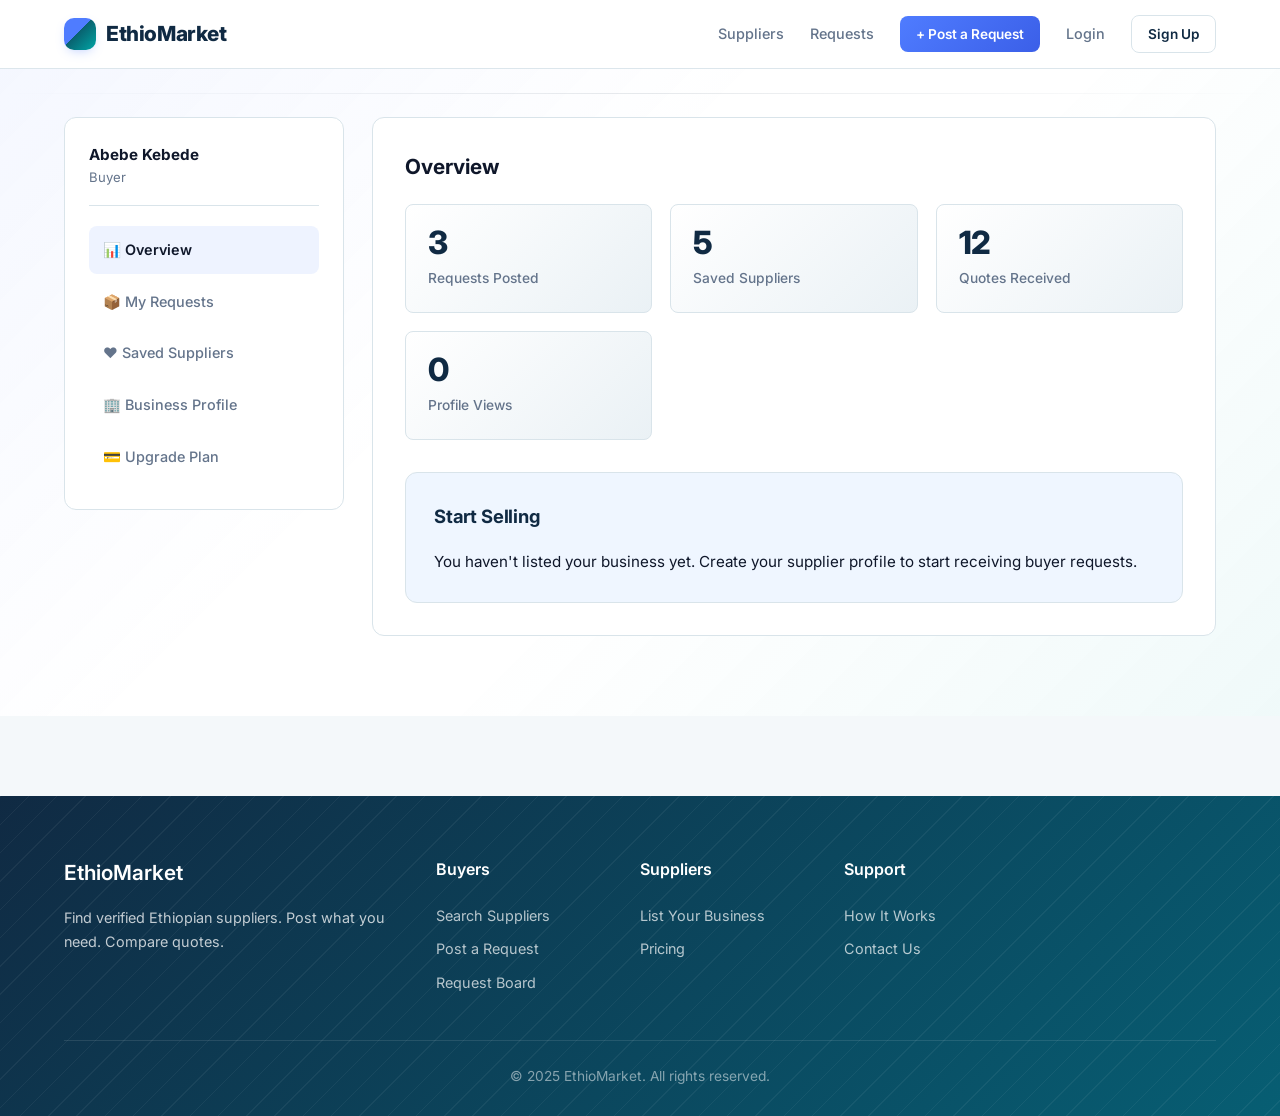
<file: preview/dashboard.html>
<!DOCTYPE html>
<html lang="en">
<head>
    <meta charset="UTF-8">
    <meta name="viewport" content="width=device-width, initial-scale=1.0">
    <link rel="stylesheet" href="../assets/css/style.css">
    <link rel="preconnect" href="https://fonts.googleapis.com">
    <link href="https://fonts.googleapis.com/css2?family=Inter:wght@400;500;600;700&display=swap" rel="stylesheet">
<title>Dashboard - EthioMarket</title></head><body>    <nav class="navbar">
        <div class="container nav-inner">
            <a href="index.html" class="logo">
                <span class="logo-icon"></span>
                <span>EthioMarket</span>
            </a>
            <button class="mobile-toggle" onclick="document.querySelector('.nav-links').classList.toggle('open')" aria-label="Toggle menu">
                <svg width="24" height="24" viewBox="0 0 24 24" fill="none" stroke="currentColor" stroke-width="2" stroke-linecap="round" stroke-linejoin="round"><line x1="3" y1="12" x2="21" y2="12"></line><line x1="3" y1="6" x2="21" y2="6"></line><line x1="3" y1="18" x2="21" y2="18"></line></svg>
            </button>
            <div class="nav-links">
                <a href="directory.html">Suppliers</a>
                <a href="requests.html">Requests</a>
                <a href="post-request.html" class="btn btn-sm btn-accent" style="color:#fff;">+ Post a Request</a>
                <a href="login.html">Login</a>
                <a href="register.html" class="btn btn-sm btn-outline">Sign Up</a>
            </div>
        </div>
    </nav>
    <div class="main-content">

<section class="section" style="padding-top:20px;">
    <div class="container">
        <div class="dashboard-grid">
            <div class="sidebar">
                <div style="margin-bottom:20px;padding-bottom:16px;border-bottom:1px solid var(--border);">
                    <div style="font-weight:700;">Abebe Kebede</div>
                    <div style="font-size:0.82rem;color:var(--text-light);text-transform:capitalize;">buyer</div>
                </div>
                <a href="#" class="active">&#128202; Overview</a>
                <a href="requests.html">&#128230; My Requests</a>
                <a href="directory.html">&#10084; Saved Suppliers</a>
                <a href="#">&#127970; Business Profile</a>
                <a href="pricing.html">&#128179; Upgrade Plan</a>
            </div>
            <div class="dashboard-content">
                <h2 style="font-size:1.3rem;font-weight:700;margin-bottom:20px;">Overview</h2>
                <div class="stats-grid">
                    <div class="stat-card">
                        <div class="stat-value">3</div>
                        <div class="stat-label">Requests Posted</div>
                    </div>
                    <div class="stat-card">
                        <div class="stat-value">5</div>
                        <div class="stat-label">Saved Suppliers</div>
                    </div>
                    <div class="stat-card">
                        <div class="stat-value">12</div>
                        <div class="stat-label">Quotes Received</div>
                    </div>
                    <div class="stat-card">
                        <div class="stat-value">0</div>
                        <div class="stat-label">Profile Views</div>
                    </div>
                </div>
                <div class="profile-section" style="background:#eff6ff;">
                    <h3>Start Selling</h3>
                    <p>You haven't listed your business yet. <a href="#">Create your supplier profile</a> to start receiving buyer requests.</p>
                </div>
            </div>
        </div>
    </div>
</section>
    </div>
    <footer class="footer">
        <div class="container">
            <div class="footer-grid">
                <div>
                    <h3>EthioMarket</h3>
                    <p>Find verified Ethiopian suppliers. Post what you need. Compare quotes.</p>
                </div>
                <div>
                    <h4>Buyers</h4>
                    <a href="directory.html">Search Suppliers</a>
                    <a href="post-request.html">Post a Request</a>
                    <a href="requests.html">Request Board</a>
                </div>
                <div>
                    <h4>Suppliers</h4>
                    <a href="register.html">List Your Business</a>
                    <a href="pricing.html">Pricing</a>
                </div>
                <div>
                    <h4>Support</h4>
                    <a href="#">How It Works</a>
                    <a href="#">Contact Us</a>
                </div>
            </div>
            <div class="footer-bottom">
                <p>&copy; 2025 EthioMarket. All rights reserved.</p>
            </div>
        </div>
    </footer>
</body>
</html>
</file>
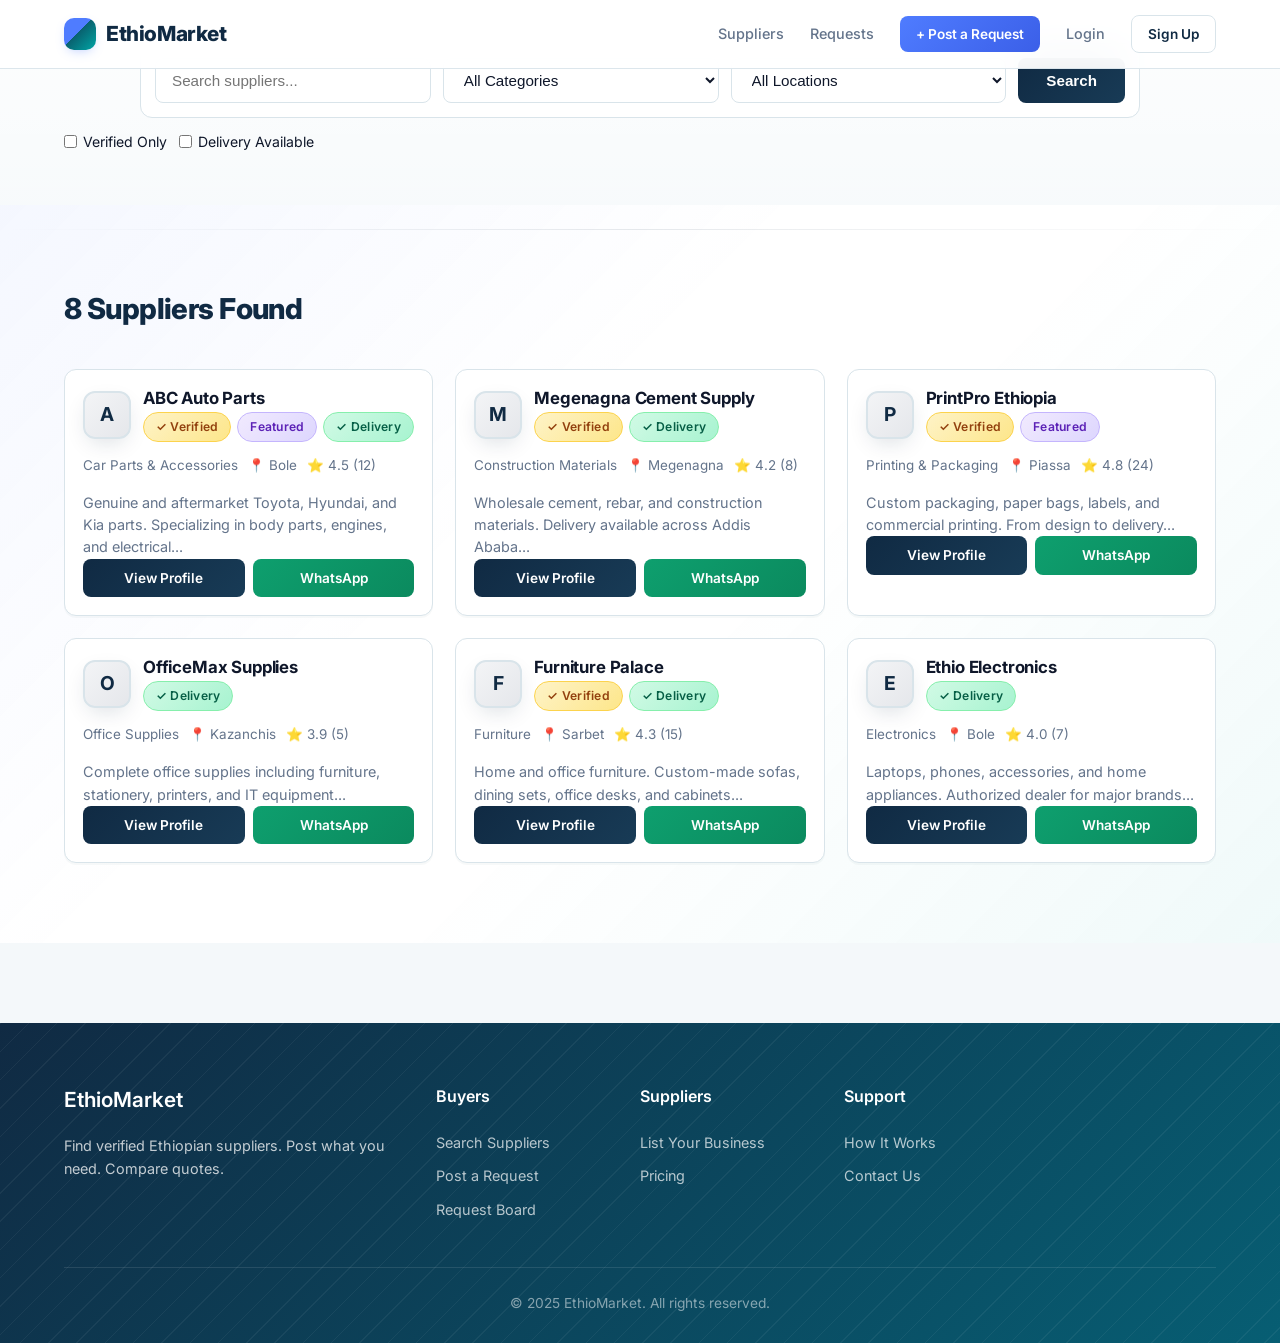
<file: preview/directory.html>
<!DOCTYPE html>
<html lang="en">
<head>
    <meta charset="UTF-8">
    <meta name="viewport" content="width=device-width, initial-scale=1.0">
    <link rel="stylesheet" href="../assets/css/style.css">
    <link rel="preconnect" href="https://fonts.googleapis.com">
    <link href="https://fonts.googleapis.com/css2?family=Inter:wght@400;500;600;700&display=swap" rel="stylesheet">
<title>Supplier Directory - EthioMarket</title></head><body>    <nav class="navbar">
        <div class="container nav-inner">
            <a href="index.html" class="logo">
                <span class="logo-icon"></span>
                <span>EthioMarket</span>
            </a>
            <button class="mobile-toggle" onclick="document.querySelector('.nav-links').classList.toggle('open')" aria-label="Toggle menu">
                <svg width="24" height="24" viewBox="0 0 24 24" fill="none" stroke="currentColor" stroke-width="2" stroke-linecap="round" stroke-linejoin="round"><line x1="3" y1="12" x2="21" y2="12"></line><line x1="3" y1="6" x2="21" y2="6"></line><line x1="3" y1="18" x2="21" y2="18"></line></svg>
            </button>
            <div class="nav-links">
                <a href="directory.html">Suppliers</a>
                <a href="requests.html">Requests</a>
                <a href="post-request.html" class="btn btn-sm btn-accent" style="color:#fff;">+ Post a Request</a>
                <a href="login.html">Login</a>
                <a href="register.html" class="btn btn-sm btn-outline">Sign Up</a>
            </div>
        </div>
    </nav>
    <div class="main-content">

<div class="search-bar">
    <div class="container">
        <form method="GET" class="search-form">
            <input type="text" name="q" placeholder="Search suppliers..." value="">
            <select name="category">
                <option value="">All Categories</option>
                <option value="1">Car Parts &amp; Accessories</option>
                <option value="2">Construction Materials</option>
                <option value="3">Printing &amp; Packaging</option>
            </select>
            <select name="location">
                <option value="">All Locations</option>
                <option value="1">Bole</option>
                <option value="2">Kazanchis</option>
                <option value="3">Piassa</option>
            </select>
            <button type="submit" class="btn btn-primary">Search</button>
        </form>
        <div class="filters" style="margin-top:12px;">
            <label style="display:flex;align-items:center;gap:6px;font-size:0.88rem;">
                <input type="checkbox" name="verified" value="1"> Verified Only
            </label>
            <label style="display:flex;align-items:center;gap:6px;font-size:0.88rem;">
                <input type="checkbox" name="delivery" value="1"> Delivery Available
            </label>
        </div>
    </div>
</div>

<section class="section">
    <div class="container">
        <div class="section-header">
            <h2>8 Suppliers Found</h2>
        </div>
        <div class="grid-3">
            <div class="card supplier-card">
                <div class="card-body">
                    <div style="display:flex;align-items:center;gap:12px;margin-bottom:10px;">
                        <div class="profile-logo" style="width:48px;height:48px;font-size:1.2rem;">A</div>
                        <div>
                            <div class="card-title" style="margin-bottom:2px;">ABC Auto Parts</div>
                            <div style="display:flex;gap:6px;flex-wrap:wrap;">
                                <span class="badge badge-verified">&#10003; Verified</span>
                                <span class="badge badge-premium">Featured</span>
                                <span class="badge badge-success">&#10003; Delivery</span>
                            </div>
                        </div>
                    </div>
                    <div class="supplier-meta">
                        <span>Car Parts &amp; Accessories</span>
                        <span>&#128205; Bole</span>
                        <span>&#11088; 4.5 (12)</span>
                    </div>
                    <div class="card-text">Genuine and aftermarket Toyota, Hyundai, and Kia parts. Specializing in body parts, engines, and electrical...</div>
                    <div class="card-actions">
                        <a href="supplier.html" class="btn btn-sm btn-primary">View Profile</a>
                        <a href="#" class="btn btn-sm btn-success">WhatsApp</a>
                    </div>
                </div>
            </div>
            <div class="card supplier-card">
                <div class="card-body">
                    <div style="display:flex;align-items:center;gap:12px;margin-bottom:10px;">
                        <div class="profile-logo" style="width:48px;height:48px;font-size:1.2rem;">M</div>
                        <div>
                            <div class="card-title" style="margin-bottom:2px;">Megenagna Cement Supply</div>
                            <div style="display:flex;gap:6px;flex-wrap:wrap;">
                                <span class="badge badge-verified">&#10003; Verified</span>
                                <span class="badge badge-success">&#10003; Delivery</span>
                            </div>
                        </div>
                    </div>
                    <div class="supplier-meta">
                        <span>Construction Materials</span>
                        <span>&#128205; Megenagna</span>
                        <span>&#11088; 4.2 (8)</span>
                    </div>
                    <div class="card-text">Wholesale cement, rebar, and construction materials. Delivery available across Addis Ababa...</div>
                    <div class="card-actions">
                        <a href="supplier.html" class="btn btn-sm btn-primary">View Profile</a>
                        <a href="#" class="btn btn-sm btn-success">WhatsApp</a>
                    </div>
                </div>
            </div>
            <div class="card supplier-card">
                <div class="card-body">
                    <div style="display:flex;align-items:center;gap:12px;margin-bottom:10px;">
                        <div class="profile-logo" style="width:48px;height:48px;font-size:1.2rem;">P</div>
                        <div>
                            <div class="card-title" style="margin-bottom:2px;">PrintPro Ethiopia</div>
                            <div style="display:flex;gap:6px;flex-wrap:wrap;">
                                <span class="badge badge-verified">&#10003; Verified</span>
                                <span class="badge badge-premium">Featured</span>
                            </div>
                        </div>
                    </div>
                    <div class="supplier-meta">
                        <span>Printing &amp; Packaging</span>
                        <span>&#128205; Piassa</span>
                        <span>&#11088; 4.8 (24)</span>
                    </div>
                    <div class="card-text">Custom packaging, paper bags, labels, and commercial printing. From design to delivery...</div>
                    <div class="card-actions">
                        <a href="supplier.html" class="btn btn-sm btn-primary">View Profile</a>
                        <a href="#" class="btn btn-sm btn-success">WhatsApp</a>
                    </div>
                </div>
            </div>
            <div class="card supplier-card">
                <div class="card-body">
                    <div style="display:flex;align-items:center;gap:12px;margin-bottom:10px;">
                        <div class="profile-logo" style="width:48px;height:48px;font-size:1.2rem;">O</div>
                        <div>
                            <div class="card-title" style="margin-bottom:2px;">OfficeMax Supplies</div>
                            <div style="display:flex;gap:6px;flex-wrap:wrap;">
                                <span class="badge badge-success">&#10003; Delivery</span>
                            </div>
                        </div>
                    </div>
                    <div class="supplier-meta">
                        <span>Office Supplies</span>
                        <span>&#128205; Kazanchis</span>
                        <span>&#11088; 3.9 (5)</span>
                    </div>
                    <div class="card-text">Complete office supplies including furniture, stationery, printers, and IT equipment...</div>
                    <div class="card-actions">
                        <a href="supplier.html" class="btn btn-sm btn-primary">View Profile</a>
                        <a href="#" class="btn btn-sm btn-success">WhatsApp</a>
                    </div>
                </div>
            </div>
            <div class="card supplier-card">
                <div class="card-body">
                    <div style="display:flex;align-items:center;gap:12px;margin-bottom:10px;">
                        <div class="profile-logo" style="width:48px;height:48px;font-size:1.2rem;">F</div>
                        <div>
                            <div class="card-title" style="margin-bottom:2px;">Furniture Palace</div>
                            <div style="display:flex;gap:6px;flex-wrap:wrap;">
                                <span class="badge badge-verified">&#10003; Verified</span>
                                <span class="badge badge-success">&#10003; Delivery</span>
                            </div>
                        </div>
                    </div>
                    <div class="supplier-meta">
                        <span>Furniture</span>
                        <span>&#128205; Sarbet</span>
                        <span>&#11088; 4.3 (15)</span>
                    </div>
                    <div class="card-text">Home and office furniture. Custom-made sofas, dining sets, office desks, and cabinets...</div>
                    <div class="card-actions">
                        <a href="supplier.html" class="btn btn-sm btn-primary">View Profile</a>
                        <a href="#" class="btn btn-sm btn-success">WhatsApp</a>
                    </div>
                </div>
            </div>
            <div class="card supplier-card">
                <div class="card-body">
                    <div style="display:flex;align-items:center;gap:12px;margin-bottom:10px;">
                        <div class="profile-logo" style="width:48px;height:48px;font-size:1.2rem;">E</div>
                        <div>
                            <div class="card-title" style="margin-bottom:2px;">Ethio Electronics</div>
                            <div style="display:flex;gap:6px;flex-wrap:wrap;">
                                <span class="badge badge-success">&#10003; Delivery</span>
                            </div>
                        </div>
                    </div>
                    <div class="supplier-meta">
                        <span>Electronics</span>
                        <span>&#128205; Bole</span>
                        <span>&#11088; 4.0 (7)</span>
                    </div>
                    <div class="card-text">Laptops, phones, accessories, and home appliances. Authorized dealer for major brands...</div>
                    <div class="card-actions">
                        <a href="supplier.html" class="btn btn-sm btn-primary">View Profile</a>
                        <a href="#" class="btn btn-sm btn-success">WhatsApp</a>
                    </div>
                </div>
            </div>
        </div>
    </div>
</section>
    </div>
    <footer class="footer">
        <div class="container">
            <div class="footer-grid">
                <div>
                    <h3>EthioMarket</h3>
                    <p>Find verified Ethiopian suppliers. Post what you need. Compare quotes.</p>
                </div>
                <div>
                    <h4>Buyers</h4>
                    <a href="directory.html">Search Suppliers</a>
                    <a href="post-request.html">Post a Request</a>
                    <a href="requests.html">Request Board</a>
                </div>
                <div>
                    <h4>Suppliers</h4>
                    <a href="register.html">List Your Business</a>
                    <a href="pricing.html">Pricing</a>
                </div>
                <div>
                    <h4>Support</h4>
                    <a href="#">How It Works</a>
                    <a href="#">Contact Us</a>
                </div>
            </div>
            <div class="footer-bottom">
                <p>&copy; 2025 EthioMarket. All rights reserved.</p>
            </div>
        </div>
    </footer>
</body>
</html>
</file>
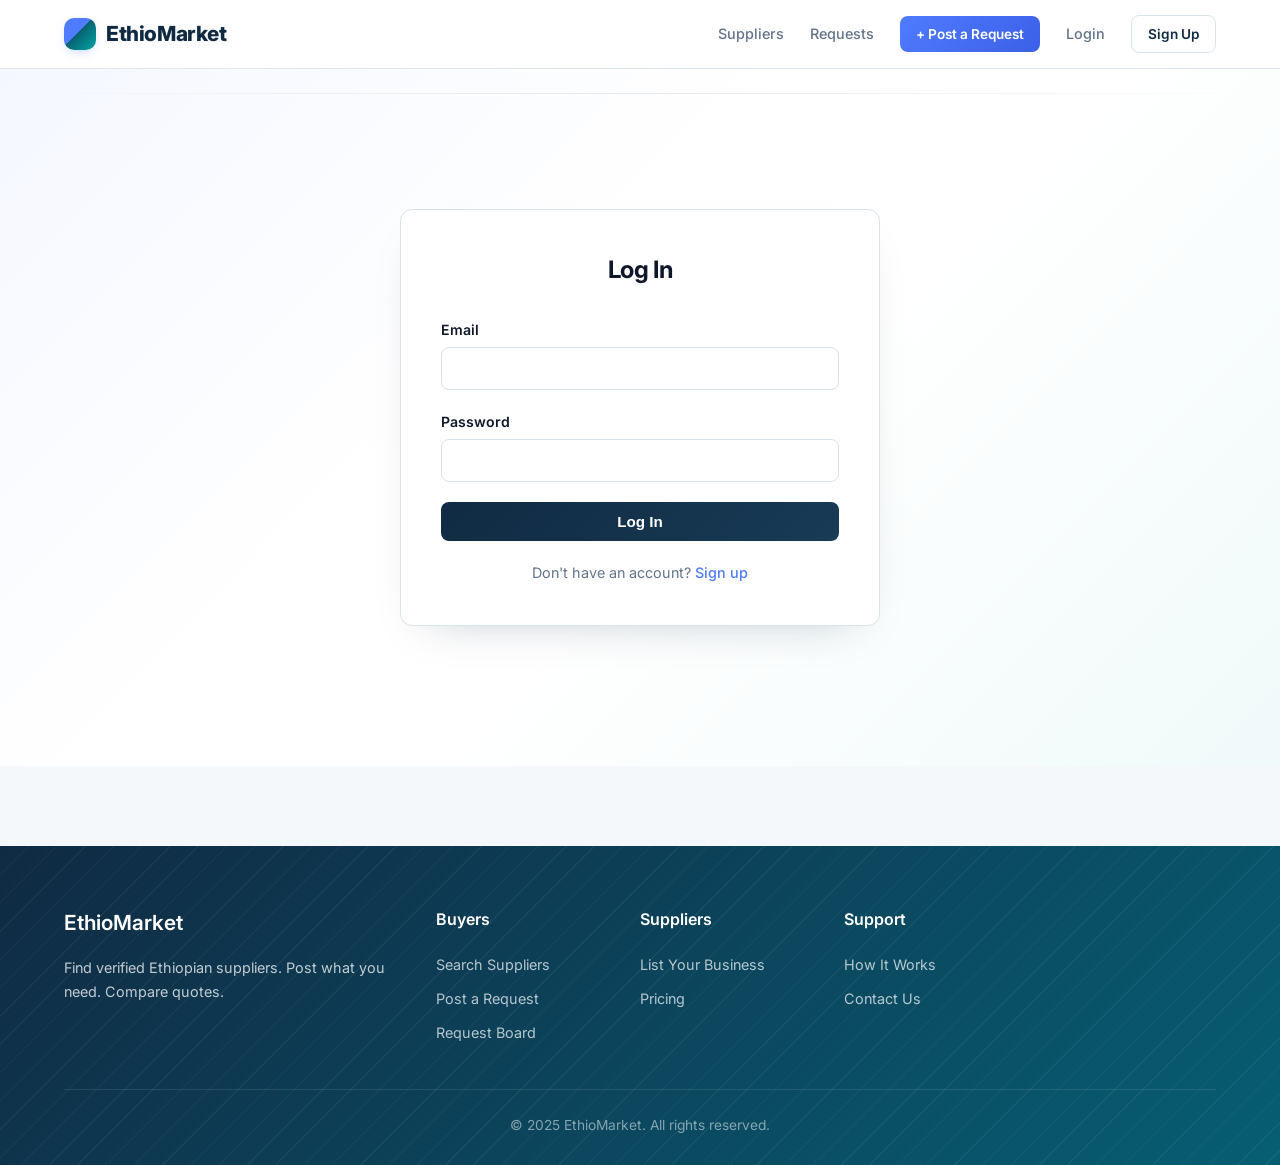
<file: preview/login.html>
<!DOCTYPE html>
<html lang="en">
<head>
    <meta charset="UTF-8">
    <meta name="viewport" content="width=device-width, initial-scale=1.0">
    <link rel="stylesheet" href="../assets/css/style.css">
    <link rel="preconnect" href="https://fonts.googleapis.com">
    <link href="https://fonts.googleapis.com/css2?family=Inter:wght@400;500;600;700&display=swap" rel="stylesheet">
<title>Log In - EthioMarket</title></head><body>    <nav class="navbar">
        <div class="container nav-inner">
            <a href="index.html" class="logo">
                <span class="logo-icon"></span>
                <span>EthioMarket</span>
            </a>
            <button class="mobile-toggle" onclick="document.querySelector('.nav-links').classList.toggle('open')" aria-label="Toggle menu">
                <svg width="24" height="24" viewBox="0 0 24 24" fill="none" stroke="currentColor" stroke-width="2" stroke-linecap="round" stroke-linejoin="round"><line x1="3" y1="12" x2="21" y2="12"></line><line x1="3" y1="6" x2="21" y2="6"></line><line x1="3" y1="18" x2="21" y2="18"></line></svg>
            </button>
            <div class="nav-links">
                <a href="directory.html">Suppliers</a>
                <a href="requests.html">Requests</a>
                <a href="post-request.html" class="btn btn-sm btn-accent" style="color:#fff;">+ Post a Request</a>
                <a href="login.html">Login</a>
                <a href="register.html" class="btn btn-sm btn-outline">Sign Up</a>
            </div>
        </div>
    </nav>
    <div class="main-content">

<section class="section">
    <div class="auth-box">
        <h2>Log In</h2>
        <form method="POST">
            <div class="form-group">
                <label>Email</label>
                <input type="email" name="email" required>
            </div>
            <div class="form-group">
                <label>Password</label>
                <input type="password" name="password" required>
            </div>
            <button type="submit" class="btn btn-primary" style="width:100%;">Log In</button>
        </form>
        <div class="auth-links">
            Don't have an account? <a href="register.html">Sign up</a>
        </div>
    </div>
</section>
    </div>
    <footer class="footer">
        <div class="container">
            <div class="footer-grid">
                <div>
                    <h3>EthioMarket</h3>
                    <p>Find verified Ethiopian suppliers. Post what you need. Compare quotes.</p>
                </div>
                <div>
                    <h4>Buyers</h4>
                    <a href="directory.html">Search Suppliers</a>
                    <a href="post-request.html">Post a Request</a>
                    <a href="requests.html">Request Board</a>
                </div>
                <div>
                    <h4>Suppliers</h4>
                    <a href="register.html">List Your Business</a>
                    <a href="pricing.html">Pricing</a>
                </div>
                <div>
                    <h4>Support</h4>
                    <a href="#">How It Works</a>
                    <a href="#">Contact Us</a>
                </div>
            </div>
            <div class="footer-bottom">
                <p>&copy; 2025 EthioMarket. All rights reserved.</p>
            </div>
        </div>
    </footer>
</body>
</html>
</file>
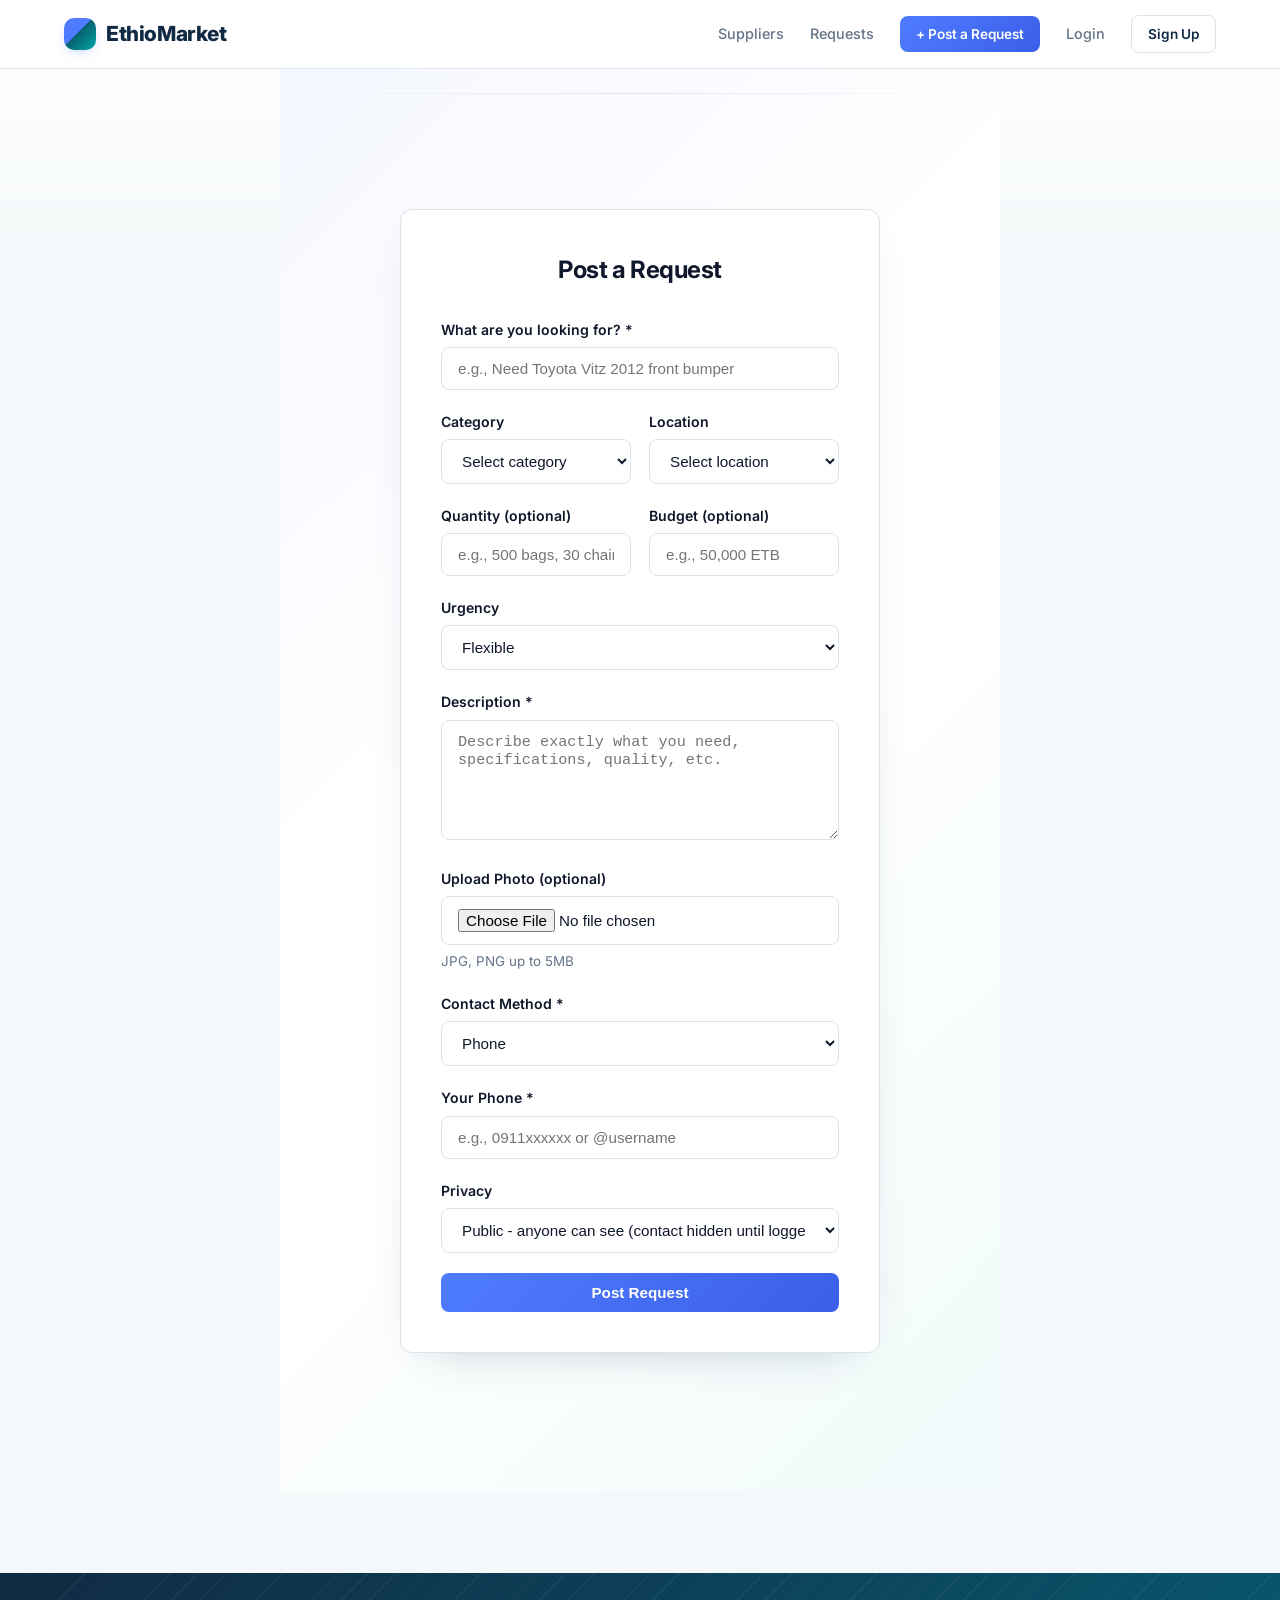
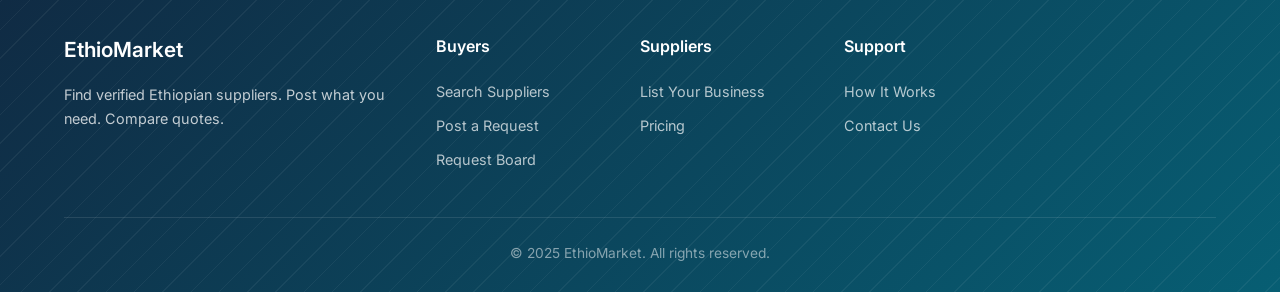
<file: preview/post-request.html>
<!DOCTYPE html>
<html lang="en">
<head>
    <meta charset="UTF-8">
    <meta name="viewport" content="width=device-width, initial-scale=1.0">
    <link rel="stylesheet" href="../assets/css/style.css">
    <link rel="preconnect" href="https://fonts.googleapis.com">
    <link href="https://fonts.googleapis.com/css2?family=Inter:wght@400;500;600;700&display=swap" rel="stylesheet">
<title>Post a Request - EthioMarket</title></head><body>    <nav class="navbar">
        <div class="container nav-inner">
            <a href="index.html" class="logo">
                <span class="logo-icon"></span>
                <span>EthioMarket</span>
            </a>
            <button class="mobile-toggle" onclick="document.querySelector('.nav-links').classList.toggle('open')" aria-label="Toggle menu">
                <svg width="24" height="24" viewBox="0 0 24 24" fill="none" stroke="currentColor" stroke-width="2" stroke-linecap="round" stroke-linejoin="round"><line x1="3" y1="12" x2="21" y2="12"></line><line x1="3" y1="6" x2="21" y2="6"></line><line x1="3" y1="18" x2="21" y2="18"></line></svg>
            </button>
            <div class="nav-links">
                <a href="directory.html">Suppliers</a>
                <a href="requests.html">Requests</a>
                <a href="post-request.html" class="btn btn-sm btn-accent" style="color:#fff;">+ Post a Request</a>
                <a href="login.html">Login</a>
                <a href="register.html" class="btn btn-sm btn-outline">Sign Up</a>
            </div>
        </div>
    </nav>
    <div class="main-content">

<section class="section" style="max-width:720px;margin:0 auto;">
    <div class="auth-box">
        <h2>Post a Request</h2>
        <form method="POST" enctype="multipart/form-data">
            <div class="form-group">
                <label>What are you looking for? *</label>
                <input type="text" name="title" placeholder="e.g., Need Toyota Vitz 2012 front bumper" required>
            </div>
            <div class="form-row">
                <div class="form-group">
                    <label>Category</label>
                    <select name="category">
                        <option value="">Select category</option>
                        <option value="1">Car Parts &amp; Accessories</option>
                        <option value="2">Construction Materials</option>
                        <option value="3">Printing &amp; Packaging</option>
                        <option value="4">Hotel &amp; Restaurant Supplies</option>
                        <option value="5">Office Supplies</option>
                        <option value="6">Furniture</option>
                        <option value="7">Electronics</option>
                        <option value="8">Machinery &amp; Tools</option>
                    </select>
                </div>
                <div class="form-group">
                    <label>Location</label>
                    <select name="location">
                        <option value="">Select location</option>
                        <option value="1">Bole</option>
                        <option value="2">Kazanchis</option>
                        <option value="3">Piassa</option>
                        <option value="4">Merkato</option>
                        <option value="5">CMC</option>
                        <option value="6">Megenagna</option>
                    </select>
                </div>
            </div>
            <div class="form-row">
                <div class="form-group">
                    <label>Quantity (optional)</label>
                    <input type="text" name="quantity" placeholder="e.g., 500 bags, 30 chairs">
                </div>
                <div class="form-group">
                    <label>Budget (optional)</label>
                    <input type="text" name="budget" placeholder="e.g., 50,000 ETB">
                </div>
            </div>
            <div class="form-group">
                <label>Urgency</label>
                <select name="urgency">
                    <option value="flexible" selected>Flexible</option>
                    <option value="this_week">This Week</option>
                    <option value="today">Urgent: Today</option>
                </select>
            </div>
            <div class="form-group">
                <label>Description *</label>
                <textarea name="description" rows="5" placeholder="Describe exactly what you need, specifications, quality, etc." required></textarea>
            </div>
            <div class="form-group">
                <label>Upload Photo (optional)</label>
                <input type="file" name="photo" accept="image/*">
                <div class="form-hint">JPG, PNG up to 5MB</div>
            </div>
            <div class="form-group">
                <label>Contact Method *</label>
                <select name="contact_method">
                    <option value="phone">Phone</option>
                    <option value="whatsapp">WhatsApp</option>
                    <option value="telegram">Telegram</option>
                    <option value="email">Email</option>
                </select>
            </div>
            <div class="form-group">
                <label>Your Phone *</label>
                <input type="text" name="contact_value" placeholder="e.g., 0911xxxxxx or @username" required>
            </div>
            <div class="form-group">
                <label>Privacy</label>
                <select name="privacy">
                    <option value="public">Public - anyone can see (contact hidden until logged in)</option>
                    <option value="private">Private - only verified suppliers can respond</option>
                </select>
            </div>
            <button type="submit" class="btn btn-accent" style="width:100%;">Post Request</button>
        </form>
    </div>
</section>
    </div>
    <footer class="footer">
        <div class="container">
            <div class="footer-grid">
                <div>
                    <h3>EthioMarket</h3>
                    <p>Find verified Ethiopian suppliers. Post what you need. Compare quotes.</p>
                </div>
                <div>
                    <h4>Buyers</h4>
                    <a href="directory.html">Search Suppliers</a>
                    <a href="post-request.html">Post a Request</a>
                    <a href="requests.html">Request Board</a>
                </div>
                <div>
                    <h4>Suppliers</h4>
                    <a href="register.html">List Your Business</a>
                    <a href="pricing.html">Pricing</a>
                </div>
                <div>
                    <h4>Support</h4>
                    <a href="#">How It Works</a>
                    <a href="#">Contact Us</a>
                </div>
            </div>
            <div class="footer-bottom">
                <p>&copy; 2025 EthioMarket. All rights reserved.</p>
            </div>
        </div>
    </footer>
</body>
</html>
</file>
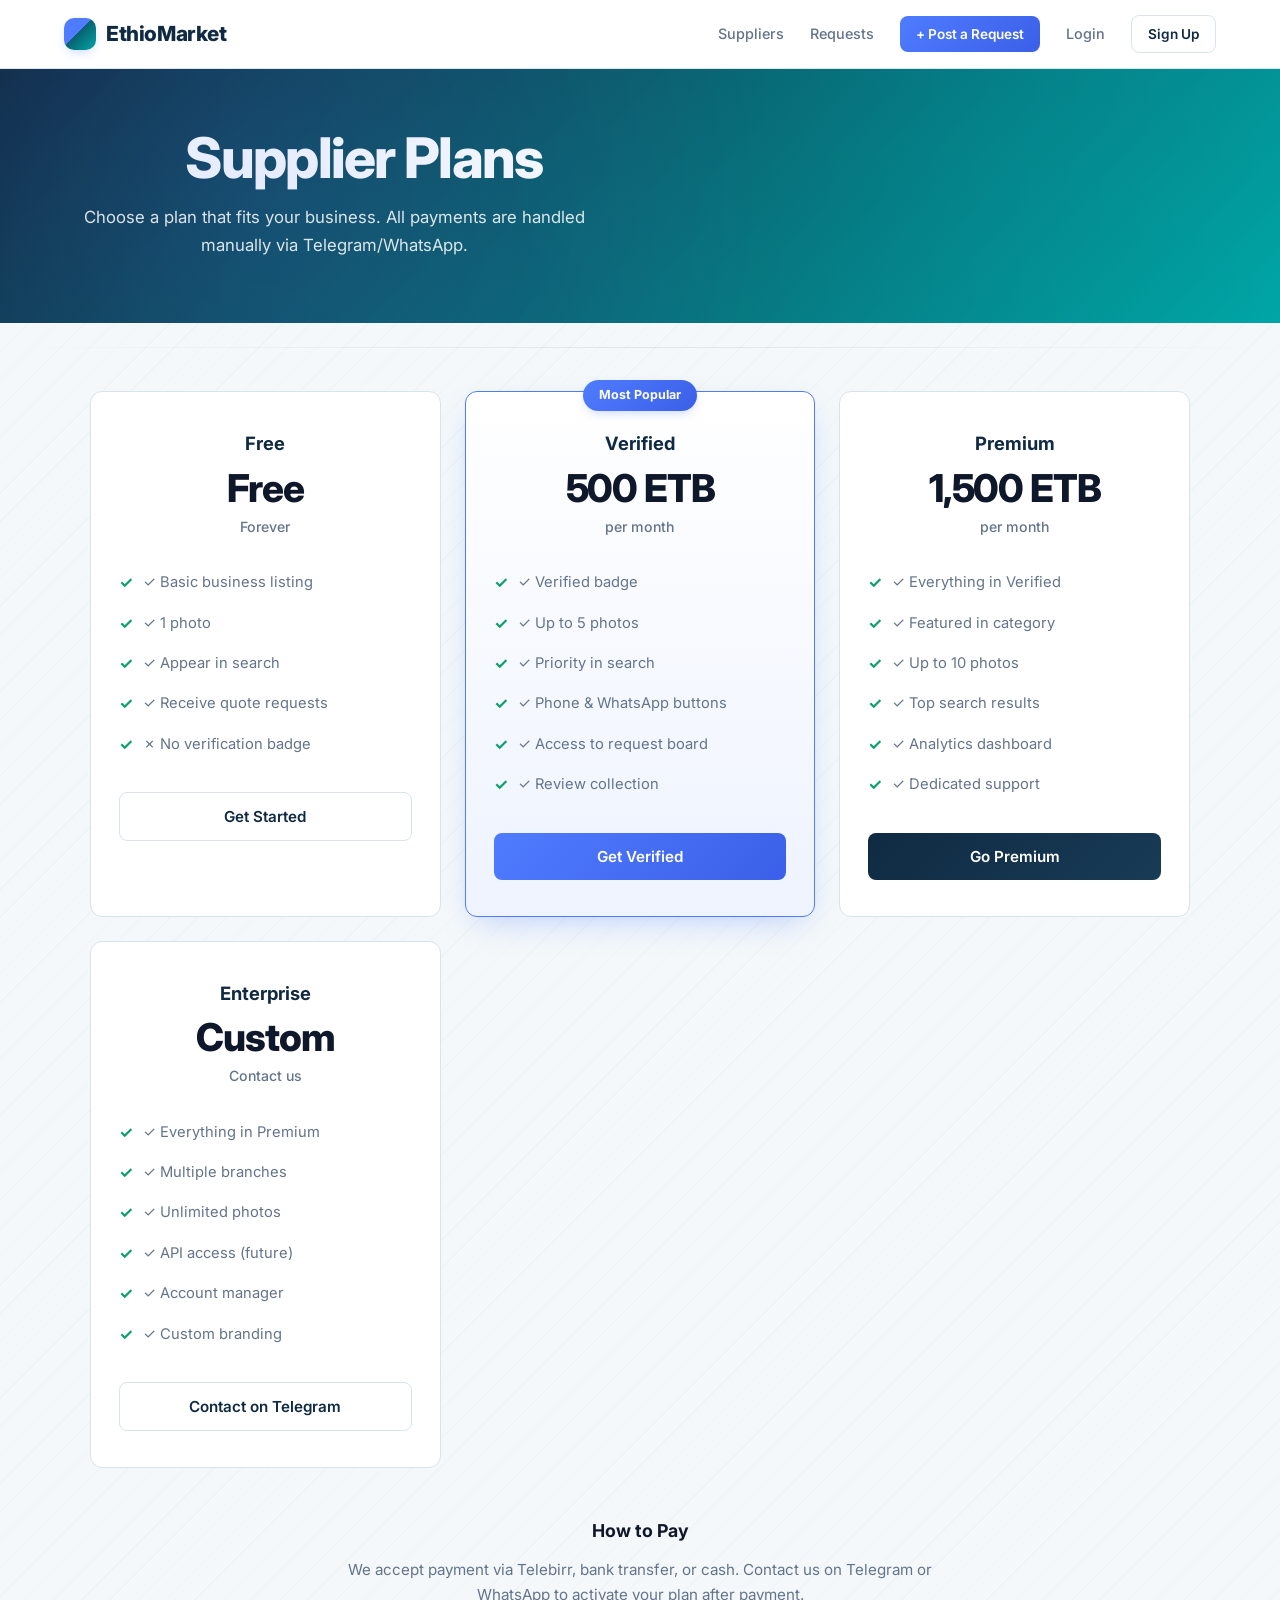
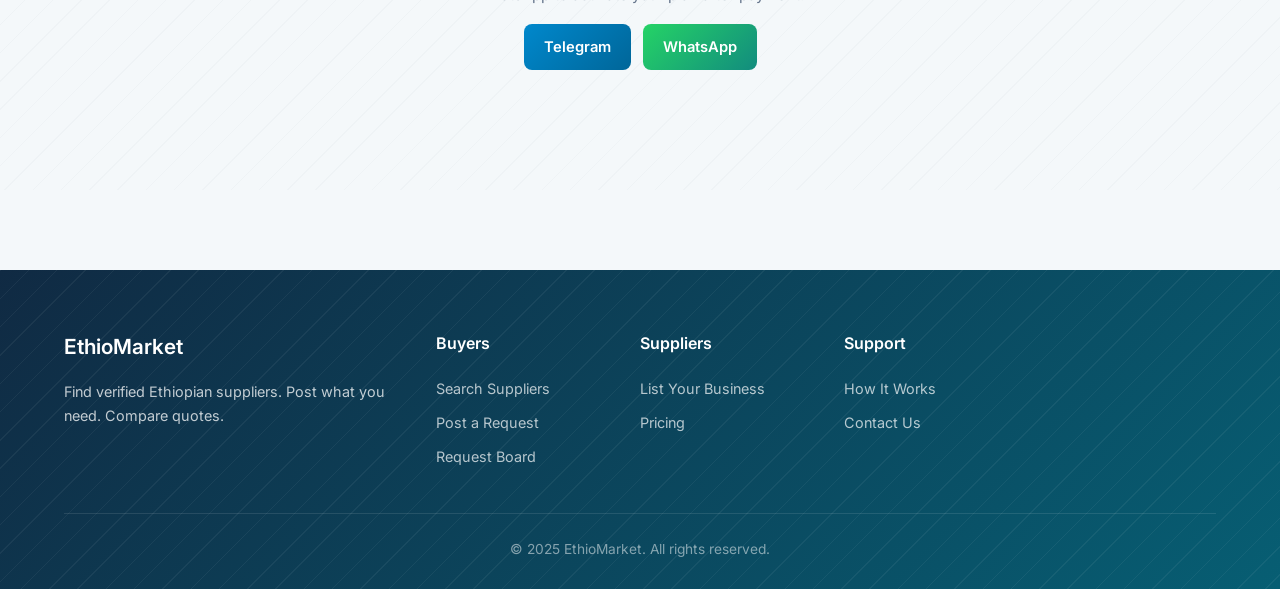
<file: preview/pricing.html>
<!DOCTYPE html>
<html lang="en">
<head>
    <meta charset="UTF-8">
    <meta name="viewport" content="width=device-width, initial-scale=1.0">
    <link rel="stylesheet" href="../assets/css/style.css">
    <link rel="preconnect" href="https://fonts.googleapis.com">
    <link href="https://fonts.googleapis.com/css2?family=Inter:wght@400;500;600;700&display=swap" rel="stylesheet">
<title>Pricing - EthioMarket</title></head><body>    <nav class="navbar">
        <div class="container nav-inner">
            <a href="index.html" class="logo">
                <span class="logo-icon"></span>
                <span>EthioMarket</span>
            </a>
            <button class="mobile-toggle" onclick="document.querySelector('.nav-links').classList.toggle('open')" aria-label="Toggle menu">
                <svg width="24" height="24" viewBox="0 0 24 24" fill="none" stroke="currentColor" stroke-width="2" stroke-linecap="round" stroke-linejoin="round"><line x1="3" y1="12" x2="21" y2="12"></line><line x1="3" y1="6" x2="21" y2="6"></line><line x1="3" y1="18" x2="21" y2="18"></line></svg>
            </button>
            <div class="nav-links">
                <a href="directory.html">Suppliers</a>
                <a href="requests.html">Requests</a>
                <a href="post-request.html" class="btn btn-sm btn-accent" style="color:#fff;">+ Post a Request</a>
                <a href="login.html">Login</a>
                <a href="register.html" class="btn btn-sm btn-outline">Sign Up</a>
            </div>
        </div>
    </nav>
    <div class="main-content">

<section class="hero" style="padding:60px 16px 40px;">
    <div class="container" style="text-align:center;">
        <h1>Supplier Plans</h1>
        <p style="opacity:0.85;">Choose a plan that fits your business. All payments are handled manually via Telegram/WhatsApp.</p>
    </div>
</section>

<section class="section" style="padding-top:20px;">
    <div class="container">
        <div class="pricing-grid">
            <div class="pricing-card">
                <div class="plan-name">Free</div>
                <div class="plan-price">Free</div>
                <div class="plan-period">Forever</div>
                <ul>
                    <li>&#10003; Basic business listing</li>
                    <li>&#10003; 1 photo</li>
                    <li>&#10003; Appear in search</li>
                    <li>&#10003; Receive quote requests</li>
                    <li>&#10007; No verification badge</li>
                </ul>
                <a href="register.html" class="btn btn-outline" style="width:100%;">Get Started</a>
            </div>
            <div class="pricing-card featured">
                <div class="plan-name">Verified</div>
                <div class="plan-price">500 ETB</div>
                <div class="plan-period">per month</div>
                <ul>
                    <li>&#10003; Verified badge</li>
                    <li>&#10003; Up to 5 photos</li>
                    <li>&#10003; Priority in search</li>
                    <li>&#10003; Phone &amp; WhatsApp buttons</li>
                    <li>&#10003; Access to request board</li>
                    <li>&#10003; Review collection</li>
                </ul>
                <a href="register.html" class="btn btn-accent" style="width:100%;">Get Verified</a>
            </div>
            <div class="pricing-card">
                <div class="plan-name">Premium</div>
                <div class="plan-price">1,500 ETB</div>
                <div class="plan-period">per month</div>
                <ul>
                    <li>&#10003; Everything in Verified</li>
                    <li>&#10003; Featured in category</li>
                    <li>&#10003; Up to 10 photos</li>
                    <li>&#10003; Top search results</li>
                    <li>&#10003; Analytics dashboard</li>
                    <li>&#10003; Dedicated support</li>
                </ul>
                <a href="register.html" class="btn btn-primary" style="width:100%;">Go Premium</a>
            </div>
            <div class="pricing-card">
                <div class="plan-name">Enterprise</div>
                <div class="plan-price">Custom</div>
                <div class="plan-period">Contact us</div>
                <ul>
                    <li>&#10003; Everything in Premium</li>
                    <li>&#10003; Multiple branches</li>
                    <li>&#10003; Unlimited photos</li>
                    <li>&#10003; API access (future)</li>
                    <li>&#10003; Account manager</li>
                    <li>&#10003; Custom branding</li>
                </ul>
                <a href="#" class="btn btn-outline" style="width:100%;">Contact on Telegram</a>
            </div>
        </div>
        <div style="max-width:600px;margin:40px auto;text-align:center;color:var(--text-light);">
            <h3 style="color:var(--text);margin-bottom:12px;">How to Pay</h3>
            <p style="margin-bottom:16px;">We accept payment via Telebirr, bank transfer, or cash. Contact us on Telegram or WhatsApp to activate your plan after payment.</p>
            <div style="display:flex;gap:12px;justify-content:center;">
                <a href="https://t.me/yourusername" target="_blank" class="contact-btn contact-telegram">Telegram</a>
                <a href="https://wa.me/251xxxxxxxxx" target="_blank" class="contact-btn contact-whatsapp">WhatsApp</a>
            </div>
        </div>
    </div>
</section>
    </div>
    <footer class="footer">
        <div class="container">
            <div class="footer-grid">
                <div>
                    <h3>EthioMarket</h3>
                    <p>Find verified Ethiopian suppliers. Post what you need. Compare quotes.</p>
                </div>
                <div>
                    <h4>Buyers</h4>
                    <a href="directory.html">Search Suppliers</a>
                    <a href="post-request.html">Post a Request</a>
                    <a href="requests.html">Request Board</a>
                </div>
                <div>
                    <h4>Suppliers</h4>
                    <a href="register.html">List Your Business</a>
                    <a href="pricing.html">Pricing</a>
                </div>
                <div>
                    <h4>Support</h4>
                    <a href="#">How It Works</a>
                    <a href="#">Contact Us</a>
                </div>
            </div>
            <div class="footer-bottom">
                <p>&copy; 2025 EthioMarket. All rights reserved.</p>
            </div>
        </div>
    </footer>
</body>
</html>
</file>
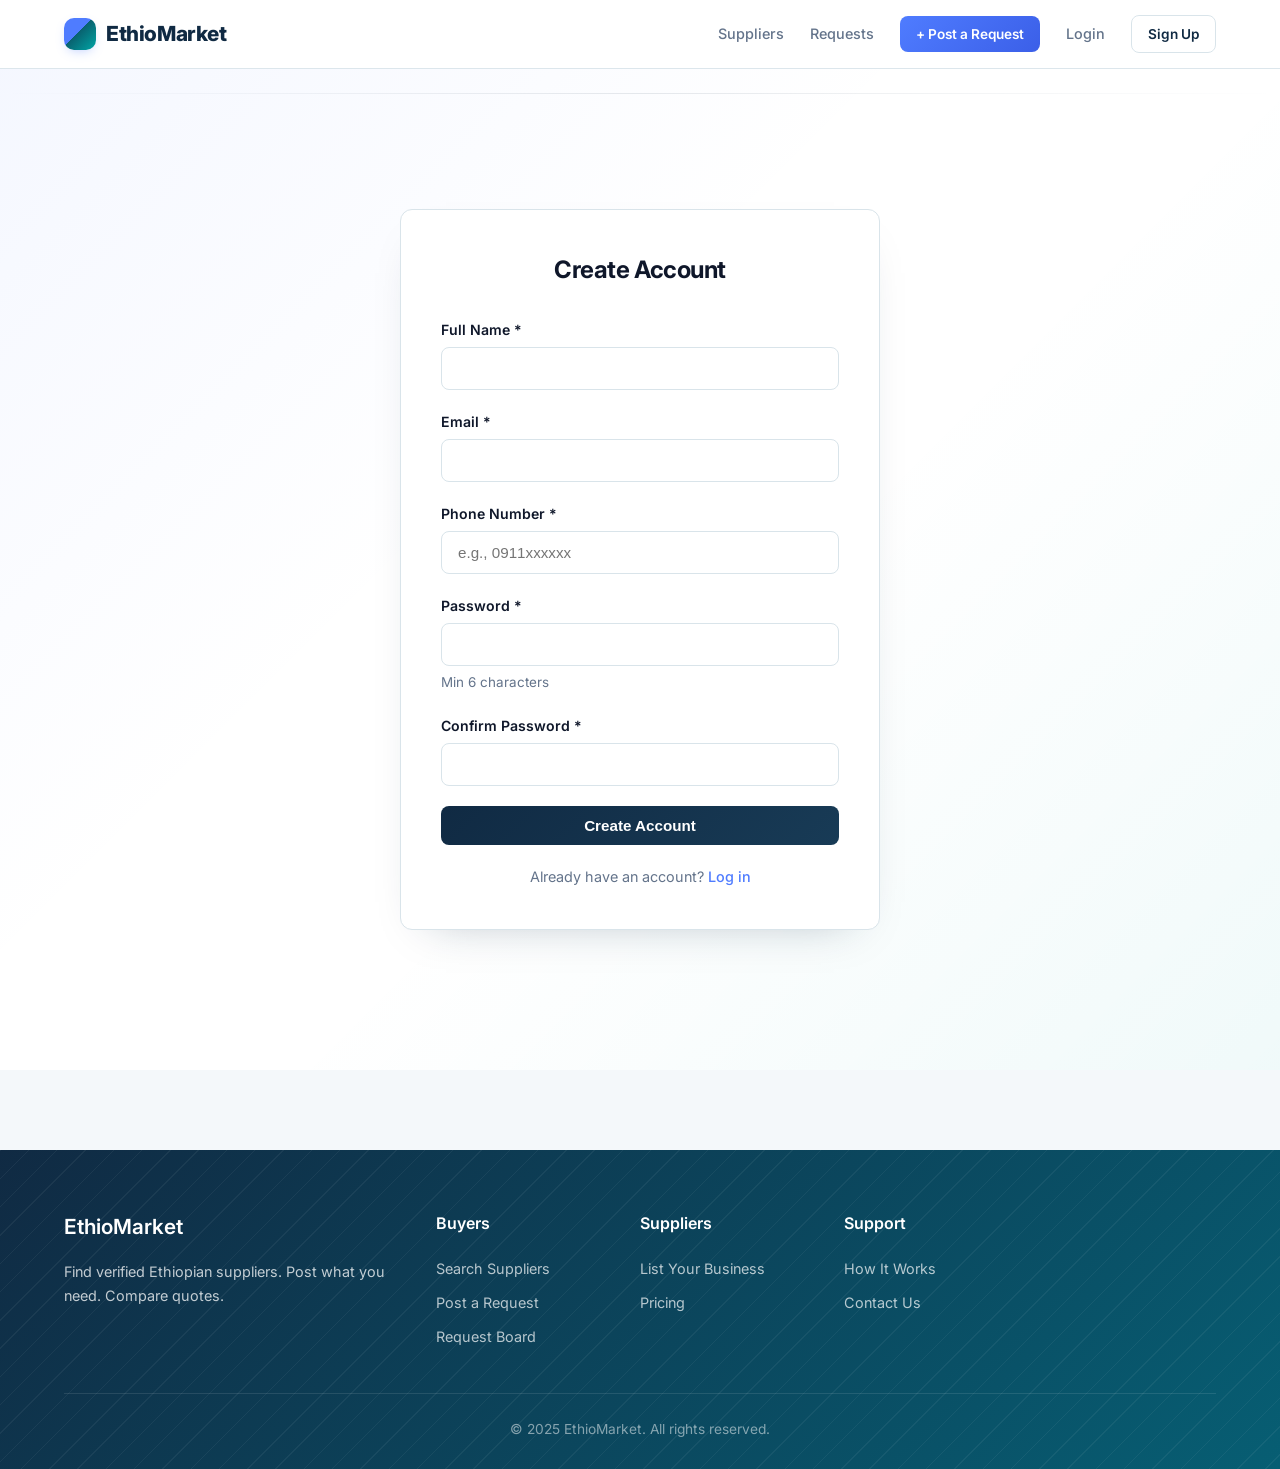
<file: preview/register.html>
<!DOCTYPE html>
<html lang="en">
<head>
    <meta charset="UTF-8">
    <meta name="viewport" content="width=device-width, initial-scale=1.0">
    <link rel="stylesheet" href="../assets/css/style.css">
    <link rel="preconnect" href="https://fonts.googleapis.com">
    <link href="https://fonts.googleapis.com/css2?family=Inter:wght@400;500;600;700&display=swap" rel="stylesheet">
<title>Sign Up - EthioMarket</title></head><body>    <nav class="navbar">
        <div class="container nav-inner">
            <a href="index.html" class="logo">
                <span class="logo-icon"></span>
                <span>EthioMarket</span>
            </a>
            <button class="mobile-toggle" onclick="document.querySelector('.nav-links').classList.toggle('open')" aria-label="Toggle menu">
                <svg width="24" height="24" viewBox="0 0 24 24" fill="none" stroke="currentColor" stroke-width="2" stroke-linecap="round" stroke-linejoin="round"><line x1="3" y1="12" x2="21" y2="12"></line><line x1="3" y1="6" x2="21" y2="6"></line><line x1="3" y1="18" x2="21" y2="18"></line></svg>
            </button>
            <div class="nav-links">
                <a href="directory.html">Suppliers</a>
                <a href="requests.html">Requests</a>
                <a href="post-request.html" class="btn btn-sm btn-accent" style="color:#fff;">+ Post a Request</a>
                <a href="login.html">Login</a>
                <a href="register.html" class="btn btn-sm btn-outline">Sign Up</a>
            </div>
        </div>
    </nav>
    <div class="main-content">

<section class="section">
    <div class="auth-box">
        <h2>Create Account</h2>
        <form method="POST">
            <div class="form-group">
                <label>Full Name *</label>
                <input type="text" name="full_name" required>
            </div>
            <div class="form-group">
                <label>Email *</label>
                <input type="email" name="email" required>
            </div>
            <div class="form-group">
                <label>Phone Number *</label>
                <input type="tel" name="phone" placeholder="e.g., 0911xxxxxx" required>
            </div>
            <div class="form-group">
                <label>Password *</label>
                <input type="password" name="password" required>
                <div class="form-hint">Min 6 characters</div>
            </div>
            <div class="form-group">
                <label>Confirm Password *</label>
                <input type="password" name="confirm_password" required>
            </div>
            <button type="submit" class="btn btn-primary" style="width:100%;">Create Account</button>
        </form>
        <div class="auth-links">
            Already have an account? <a href="login.html">Log in</a>
        </div>
    </div>
</section>
    </div>
    <footer class="footer">
        <div class="container">
            <div class="footer-grid">
                <div>
                    <h3>EthioMarket</h3>
                    <p>Find verified Ethiopian suppliers. Post what you need. Compare quotes.</p>
                </div>
                <div>
                    <h4>Buyers</h4>
                    <a href="directory.html">Search Suppliers</a>
                    <a href="post-request.html">Post a Request</a>
                    <a href="requests.html">Request Board</a>
                </div>
                <div>
                    <h4>Suppliers</h4>
                    <a href="register.html">List Your Business</a>
                    <a href="pricing.html">Pricing</a>
                </div>
                <div>
                    <h4>Support</h4>
                    <a href="#">How It Works</a>
                    <a href="#">Contact Us</a>
                </div>
            </div>
            <div class="footer-bottom">
                <p>&copy; 2025 EthioMarket. All rights reserved.</p>
            </div>
        </div>
    </footer>
</body>
</html>
</file>
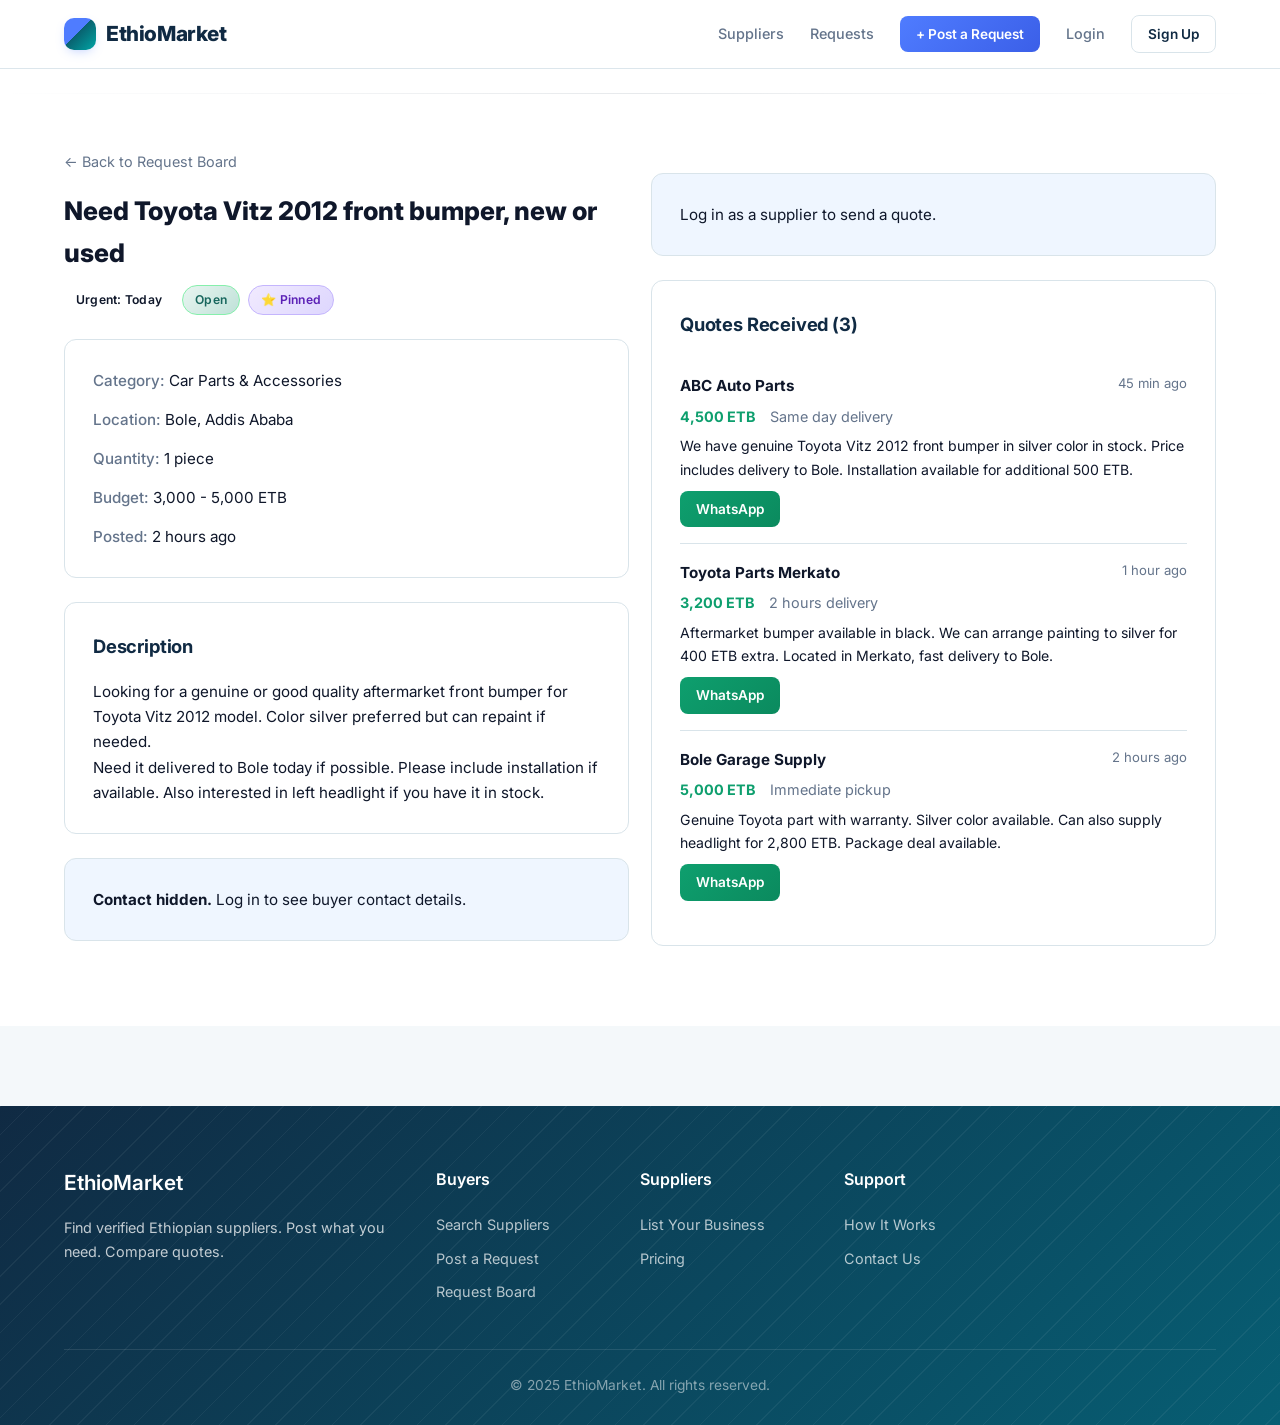
<file: preview/request-detail.html>
<!DOCTYPE html>
<html lang="en">
<head>
    <meta charset="UTF-8">
    <meta name="viewport" content="width=device-width, initial-scale=1.0">
    <link rel="stylesheet" href="../assets/css/style.css">
    <link rel="preconnect" href="https://fonts.googleapis.com">
    <link href="https://fonts.googleapis.com/css2?family=Inter:wght@400;500;600;700&display=swap" rel="stylesheet">
<title>Request Details - EthioMarket</title></head><body>    <nav class="navbar">
        <div class="container nav-inner">
            <a href="index.html" class="logo">
                <span class="logo-icon"></span>
                <span>EthioMarket</span>
            </a>
            <button class="mobile-toggle" onclick="document.querySelector('.nav-links').classList.toggle('open')" aria-label="Toggle menu">
                <svg width="24" height="24" viewBox="0 0 24 24" fill="none" stroke="currentColor" stroke-width="2" stroke-linecap="round" stroke-linejoin="round"><line x1="3" y1="12" x2="21" y2="12"></line><line x1="3" y1="6" x2="21" y2="6"></line><line x1="3" y1="18" x2="21" y2="18"></line></svg>
            </button>
            <div class="nav-links">
                <a href="directory.html">Suppliers</a>
                <a href="requests.html">Requests</a>
                <a href="post-request.html" class="btn btn-sm btn-accent" style="color:#fff;">+ Post a Request</a>
                <a href="login.html">Login</a>
                <a href="register.html" class="btn btn-sm btn-outline">Sign Up</a>
            </div>
        </div>
    </nav>
    <div class="main-content">

<section class="section" style="background:#fff;">
    <div class="container">
        <div class="grid-2" style="align-items:start;">
            <div>
                <div style="margin-bottom:16px;">
                    <a href="requests.html" style="font-size:0.9rem;color:var(--text-light);">&#8592; Back to Request Board</a>
                </div>
                <h1 style="font-size:1.6rem;font-weight:800;margin-bottom:10px;">Need Toyota Vitz 2012 front bumper, new or used</h1>
                <div style="display:flex;gap:8px;flex-wrap:wrap;margin-bottom:16px;">
                    <span class="badge urgent-today">Urgent: Today</span>
                    <span class="badge badge-open">Open</span>
                    <span class="badge badge-premium">&#11088; Pinned</span>
                </div>
                <div class="profile-section">
                    <div style="display:grid;gap:14px;font-size:0.95rem;">
                        <div><strong style="color:var(--text-light);font-weight:500;">Category:</strong> Car Parts &amp; Accessories</div>
                        <div><strong style="color:var(--text-light);font-weight:500;">Location:</strong> Bole, Addis Ababa</div>
                        <div><strong style="color:var(--text-light);font-weight:500;">Quantity:</strong> 1 piece</div>
                        <div><strong style="color:var(--text-light);font-weight:500;">Budget:</strong> 3,000 - 5,000 ETB</div>
                        <div><strong style="color:var(--text-light);font-weight:500;">Posted:</strong> 2 hours ago</div>
                    </div>
                </div>
                <div class="profile-section">
                    <h3>Description</h3>
                    <p style="white-space:pre-wrap;">Looking for a genuine or good quality aftermarket front bumper for Toyota Vitz 2012 model. Color silver preferred but can repaint if needed.</p>
                    <p>Need it delivered to Bole today if possible. Please include installation if available. Also interested in left headlight if you have it in stock.</p>
                </div>
                <div class="profile-section" style="background:#eff6ff;">
                    <p><strong>Contact hidden.</strong> Log in to see buyer contact details.</p>
                </div>
            </div>
            <div>
                <div class="profile-section" style="background:#eff6ff;">
                    <p><a href="login.html">Log in</a> as a supplier to send a quote.</p>
                </div>
                <div class="profile-section">
                    <h3>Quotes Received (3)</h3>
                    <div style="padding:16px 0;border-bottom:1px solid var(--border);">
                        <div style="display:flex;justify-content:space-between;margin-bottom:6px;">
                            <strong><a href="supplier.html">ABC Auto Parts</a></strong>
                            <span style="font-size:0.82rem;color:var(--text-light);">45 min ago</span>
                        </div>
                        <div style="font-size:0.9rem;margin-bottom:6px;">
                            <span style="color:var(--success);font-weight:700;">4,500 ETB</span>
                            <span style="color:var(--text-light);margin-left:10px;">Same day delivery</span>
                        </div>
                        <p style="font-size:0.88rem;color:var(--text);">We have genuine Toyota Vitz 2012 front bumper in silver color in stock. Price includes delivery to Bole. Installation available for additional 500 ETB.</p>
                        <div style="display:flex;gap:8px;margin-top:10px;"><a href="#" class="btn btn-sm btn-success">WhatsApp</a></div>
                    </div>
                    <div style="padding:16px 0;border-bottom:1px solid var(--border);">
                        <div style="display:flex;justify-content:space-between;margin-bottom:6px;">
                            <strong><a href="#">Toyota Parts Merkato</a></strong>
                            <span style="font-size:0.82rem;color:var(--text-light);">1 hour ago</span>
                        </div>
                        <div style="font-size:0.9rem;margin-bottom:6px;">
                            <span style="color:var(--success);font-weight:700;">3,200 ETB</span>
                            <span style="color:var(--text-light);margin-left:10px;">2 hours delivery</span>
                        </div>
                        <p style="font-size:0.88rem;color:var(--text);">Aftermarket bumper available in black. We can arrange painting to silver for 400 ETB extra. Located in Merkato, fast delivery to Bole.</p>
                        <div style="display:flex;gap:8px;margin-top:10px;"><a href="#" class="btn btn-sm btn-success">WhatsApp</a></div>
                    </div>
                    <div style="padding:16px 0;">
                        <div style="display:flex;justify-content:space-between;margin-bottom:6px;">
                            <strong><a href="#">Bole Garage Supply</a></strong>
                            <span style="font-size:0.82rem;color:var(--text-light);">2 hours ago</span>
                        </div>
                        <div style="font-size:0.9rem;margin-bottom:6px;">
                            <span style="color:var(--success);font-weight:700;">5,000 ETB</span>
                            <span style="color:var(--text-light);margin-left:10px;">Immediate pickup</span>
                        </div>
                        <p style="font-size:0.88rem;color:var(--text);">Genuine Toyota part with warranty. Silver color available. Can also supply headlight for 2,800 ETB. Package deal available.</p>
                        <div style="display:flex;gap:8px;margin-top:10px;"><a href="#" class="btn btn-sm btn-success">WhatsApp</a></div>
                    </div>
                </div>
            </div>
        </div>
    </div>
</section>
    </div>
    <footer class="footer">
        <div class="container">
            <div class="footer-grid">
                <div>
                    <h3>EthioMarket</h3>
                    <p>Find verified Ethiopian suppliers. Post what you need. Compare quotes.</p>
                </div>
                <div>
                    <h4>Buyers</h4>
                    <a href="directory.html">Search Suppliers</a>
                    <a href="post-request.html">Post a Request</a>
                    <a href="requests.html">Request Board</a>
                </div>
                <div>
                    <h4>Suppliers</h4>
                    <a href="register.html">List Your Business</a>
                    <a href="pricing.html">Pricing</a>
                </div>
                <div>
                    <h4>Support</h4>
                    <a href="#">How It Works</a>
                    <a href="#">Contact Us</a>
                </div>
            </div>
            <div class="footer-bottom">
                <p>&copy; 2025 EthioMarket. All rights reserved.</p>
            </div>
        </div>
    </footer>
</body>
</html>
</file>
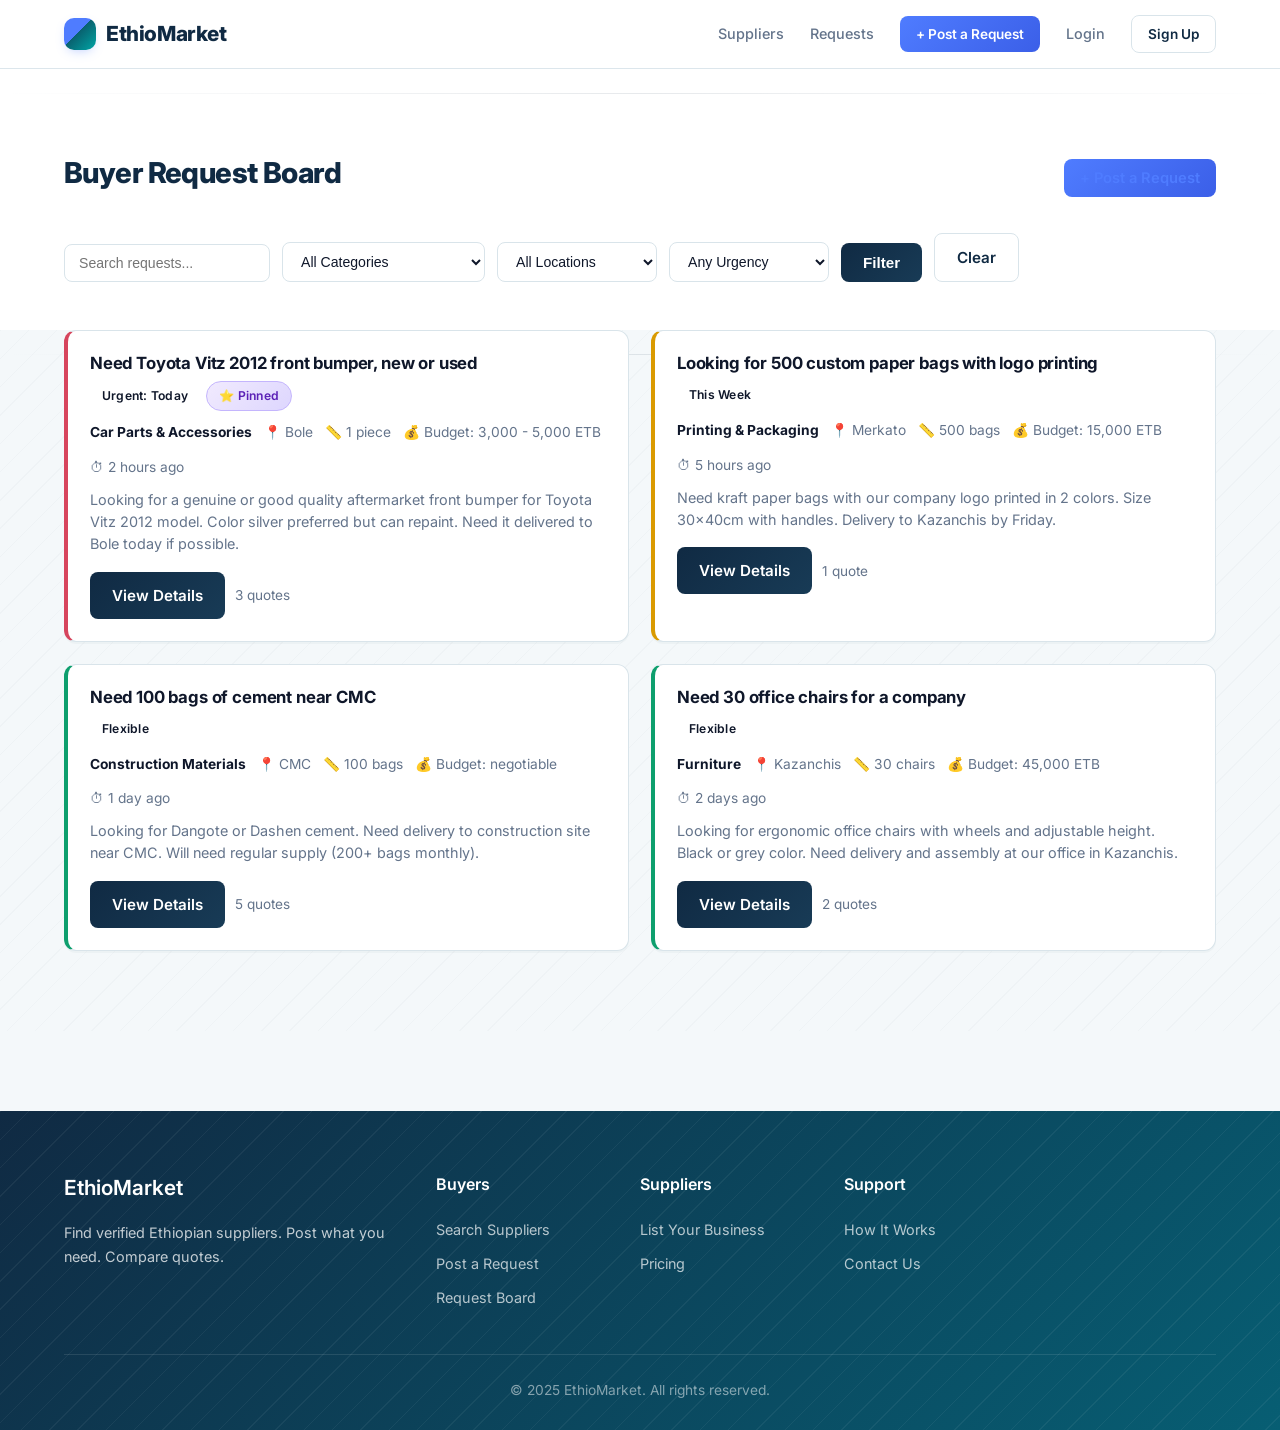
<file: preview/requests.html>
<!DOCTYPE html>
<html lang="en">
<head>
    <meta charset="UTF-8">
    <meta name="viewport" content="width=device-width, initial-scale=1.0">
    <link rel="stylesheet" href="../assets/css/style.css">
    <link rel="preconnect" href="https://fonts.googleapis.com">
    <link href="https://fonts.googleapis.com/css2?family=Inter:wght@400;500;600;700&display=swap" rel="stylesheet">
<title>Buyer Request Board - EthioMarket</title></head><body>    <nav class="navbar">
        <div class="container nav-inner">
            <a href="index.html" class="logo">
                <span class="logo-icon"></span>
                <span>EthioMarket</span>
            </a>
            <button class="mobile-toggle" onclick="document.querySelector('.nav-links').classList.toggle('open')" aria-label="Toggle menu">
                <svg width="24" height="24" viewBox="0 0 24 24" fill="none" stroke="currentColor" stroke-width="2" stroke-linecap="round" stroke-linejoin="round"><line x1="3" y1="12" x2="21" y2="12"></line><line x1="3" y1="6" x2="21" y2="6"></line><line x1="3" y1="18" x2="21" y2="18"></line></svg>
            </button>
            <div class="nav-links">
                <a href="directory.html">Suppliers</a>
                <a href="requests.html">Requests</a>
                <a href="post-request.html" class="btn btn-sm btn-accent" style="color:#fff;">+ Post a Request</a>
                <a href="login.html">Login</a>
                <a href="register.html" class="btn btn-sm btn-outline">Sign Up</a>
            </div>
        </div>
    </nav>
    <div class="main-content">

<section class="section" style="background:#fff;padding-bottom:20px;">
    <div class="container">
        <div class="section-header">
            <h2>Buyer Request Board</h2>
            <a href="post-request.html" class="btn btn-sm btn-accent">+ Post a Request</a>
        </div>
        <form method="GET" class="filters">
            <div class="form-group"><input type="text" name="q" placeholder="Search requests..." value=""></div>
            <div class="form-group">
                <select name="category">
                    <option value="">All Categories</option>
                    <option value="1">Car Parts &amp; Accessories</option>
                    <option value="2">Construction Materials</option>
                    <option value="3">Printing &amp; Packaging</option>
                </select>
            </div>
            <div class="form-group">
                <select name="location">
                    <option value="">All Locations</option>
                    <option value="1">Bole</option>
                    <option value="2">Kazanchis</option>
                    <option value="3">Piassa</option>
                </select>
            </div>
            <div class="form-group">
                <select name="urgency">
                    <option value="">Any Urgency</option>
                    <option value="today">Urgent: Today</option>
                    <option value="this_week">This Week</option>
                    <option value="flexible">Flexible</option>
                </select>
            </div>
            <button type="submit" class="btn btn-primary">Filter</button>
            <a href="requests.html" class="btn btn-outline">Clear</a>
        </form>
    </div>
</section>

<section class="section" style="padding-top:0;">
    <div class="container">
        <div class="grid-2">
            <div class="card request-card urgent-today">
                <div class="card-body">
                    <div class="req-header">
                        <div>
                            <div class="card-title">Need Toyota Vitz 2012 front bumper, new or used</div>
                            <div style="display:flex;gap:6px;margin-top:4px;">
                                <span class="badge urgent-today">Urgent: Today</span>
                                <span class="badge badge-premium">&#11088; Pinned</span>
                            </div>
                        </div>
                    </div>
                    <div class="req-meta">
                        <span><strong>Car Parts &amp; Accessories</strong></span>
                        <span>&#128205; Bole</span>
                        <span>&#128207; 1 piece</span>
                        <span>&#128176; Budget: 3,000 - 5,000 ETB</span>
                        <span>&#9201; 2 hours ago</span>
                    </div>
                    <div class="card-text">Looking for a genuine or good quality aftermarket front bumper for Toyota Vitz 2012 model. Color silver preferred but can repaint. Need it delivered to Bole today if possible.</div>
                    <div style="display:flex;gap:10px;margin-top:16px;">
                        <a href="request-detail.html" class="btn btn-primary">View Details</a>
                        <span style="font-size:0.85rem;color:var(--text-light);display:flex;align-items:center;">3 quotes</span>
                    </div>
                </div>
            </div>
            <div class="card request-card urgent-week">
                <div class="card-body">
                    <div class="req-header">
                        <div>
                            <div class="card-title">Looking for 500 custom paper bags with logo printing</div>
                            <div style="display:flex;gap:6px;margin-top:4px;"><span class="badge urgent-week">This Week</span></div>
                        </div>
                    </div>
                    <div class="req-meta">
                        <span><strong>Printing &amp; Packaging</strong></span>
                        <span>&#128205; Merkato</span>
                        <span>&#128207; 500 bags</span>
                        <span>&#128176; Budget: 15,000 ETB</span>
                        <span>&#9201; 5 hours ago</span>
                    </div>
                    <div class="card-text">Need kraft paper bags with our company logo printed in 2 colors. Size 30x40cm with handles. Delivery to Kazanchis by Friday.</div>
                    <div style="display:flex;gap:10px;margin-top:16px;">
                        <a href="request-detail.html" class="btn btn-primary">View Details</a>
                        <span style="font-size:0.85rem;color:var(--text-light);display:flex;align-items:center;">1 quote</span>
                    </div>
                </div>
            </div>
            <div class="card request-card urgent-flex">
                <div class="card-body">
                    <div class="req-header">
                        <div>
                            <div class="card-title">Need 100 bags of cement near CMC</div>
                            <div style="display:flex;gap:6px;margin-top:4px;"><span class="badge urgent-flex">Flexible</span></div>
                        </div>
                    </div>
                    <div class="req-meta">
                        <span><strong>Construction Materials</strong></span>
                        <span>&#128205; CMC</span>
                        <span>&#128207; 100 bags</span>
                        <span>&#128176; Budget: negotiable</span>
                        <span>&#9201; 1 day ago</span>
                    </div>
                    <div class="card-text">Looking for Dangote or Dashen cement. Need delivery to construction site near CMC. Will need regular supply (200+ bags monthly).</div>
                    <div style="display:flex;gap:10px;margin-top:16px;">
                        <a href="request-detail.html" class="btn btn-primary">View Details</a>
                        <span style="font-size:0.85rem;color:var(--text-light);display:flex;align-items:center;">5 quotes</span>
                    </div>
                </div>
            </div>
            <div class="card request-card urgent-flex">
                <div class="card-body">
                    <div class="req-header">
                        <div>
                            <div class="card-title">Need 30 office chairs for a company</div>
                            <div style="display:flex;gap:6px;margin-top:4px;"><span class="badge urgent-flex">Flexible</span></div>
                        </div>
                    </div>
                    <div class="req-meta">
                        <span><strong>Furniture</strong></span>
                        <span>&#128205; Kazanchis</span>
                        <span>&#128207; 30 chairs</span>
                        <span>&#128176; Budget: 45,000 ETB</span>
                        <span>&#9201; 2 days ago</span>
                    </div>
                    <div class="card-text">Looking for ergonomic office chairs with wheels and adjustable height. Black or grey color. Need delivery and assembly at our office in Kazanchis.</div>
                    <div style="display:flex;gap:10px;margin-top:16px;">
                        <a href="request-detail.html" class="btn btn-primary">View Details</a>
                        <span style="font-size:0.85rem;color:var(--text-light);display:flex;align-items:center;">2 quotes</span>
                    </div>
                </div>
            </div>
        </div>
    </div>
</section>
    </div>
    <footer class="footer">
        <div class="container">
            <div class="footer-grid">
                <div>
                    <h3>EthioMarket</h3>
                    <p>Find verified Ethiopian suppliers. Post what you need. Compare quotes.</p>
                </div>
                <div>
                    <h4>Buyers</h4>
                    <a href="directory.html">Search Suppliers</a>
                    <a href="post-request.html">Post a Request</a>
                    <a href="requests.html">Request Board</a>
                </div>
                <div>
                    <h4>Suppliers</h4>
                    <a href="register.html">List Your Business</a>
                    <a href="pricing.html">Pricing</a>
                </div>
                <div>
                    <h4>Support</h4>
                    <a href="#">How It Works</a>
                    <a href="#">Contact Us</a>
                </div>
            </div>
            <div class="footer-bottom">
                <p>&copy; 2025 EthioMarket. All rights reserved.</p>
            </div>
        </div>
    </footer>
</body>
</html>
</file>
<file: assets/css/style.css>
/* ========================================
   EthioMarket - Ethiopian Supplier Directory
   Enhanced Design System
   ======================================== */

@import url('https://fonts.googleapis.com/css2?family=Inter:wght@300;400;500;600;700;800&display=swap');

:root {
    --bg: #F4F8FA;
    --text: #0F172A;
    --text-light: #64748B;
    --primary: #102A43;
    --primary-light: #183B56;
    --accent: #4F7CFF;
    --accent-hover: #3B5FE8;
    --accent-soft: #EEF3FF;
    --teal: #00A6A6;
    --cyan-soft: #E4F8F8;
    --surface: #FFFFFF;
    --surface-alt: #EAF1F5;
    --success: #0E9F6E;
    --warning: #D99A00;
    --danger: #D6455D;
    --border: #D9E4EA;
    --card-bg: #FFFFFF;
    --radius: 12px;
    --radius-sm: 8px;
    --shadow-sm: 0 1px 2px rgba(32,41,45,0.05);
    --shadow: 0 18px 45px -30px rgba(16,42,67,0.34);
    --shadow-lg: 0 28px 70px -38px rgba(16,42,67,0.42);
    --shadow-accent: 0 12px 32px -12px rgba(79,124,255,0.4);
    --max-width: 1200px;
    --transition: 0.2s cubic-bezier(0.4, 0, 0.2, 1);
    --font-sans: 'Inter', ui-sans-serif, system-ui, -apple-system, BlinkMacSystemFont, 'Segoe UI', Roboto, sans-serif;
}

[data-theme="dark"] {
    --bg: #0B1120;
    --text: #F1F5F9;
    --text-light: #94A3B8;
    --primary: #1E293B;
    --primary-light: #334155;
    --accent: #60A5FA;
    --accent-hover: #3B82F6;
    --accent-soft: rgba(96, 165, 250, 0.15);
    --teal: #2DD4BF;
    --cyan-soft: rgba(45, 212, 191, 0.15);
    --surface: #1E293B;
    --surface-alt: #0F172A;
    --border: #334155;
    --card-bg: #1E293B;
    --shadow-sm: 0 1px 2px rgba(0,0,0,0.2);
    --shadow: 0 18px 45px -30px rgba(0,0,0,0.5);
    --shadow-lg: 0 28px 70px -38px rgba(0,0,0,0.6);
}

* { box-sizing: border-box; margin: 0; padding: 0; }

html { scroll-behavior: smooth; }

body {
    font-family: var(--font-sans);
    background:
        linear-gradient(180deg, rgba(255,255,255,0.86), rgba(244,248,250,0) 320px),
        var(--bg);
    color: var(--text);
    line-height: 1.65;
    -webkit-font-smoothing: antialiased;
    -moz-osx-font-smoothing: grayscale;
    font-size: 0.95rem;
}

[data-theme="dark"] body {
    background:
        linear-gradient(180deg, rgba(15,23,42,0.98), rgba(11,17,32,0) 320px),
        var(--bg);
}

a { color: inherit; text-decoration: none; }
img { max-width: 100%; display: block; }

.container {
    width: 100%;
    max-width: var(--max-width);
    margin: 0 auto;
    padding: 0 24px;
}

/* Skip Link */
.skip-link {
    position: absolute;
    top: -40px;
    left: 0;
    background: var(--accent);
    color: #fff;
    padding: 8px 16px;
    z-index: 9999;
    border-radius: 0 0 var(--radius-sm) 0;
    font-weight: 600;
    font-size: 0.85rem;
    transition: top 0.2s;
}

.skip-link:focus { top: 0; }

/* Dark Mode Toggle */
.theme-toggle {
    background: none;
    border: none;
    cursor: pointer;
    padding: 6px;
    border-radius: 50%;
    color: var(--text-light);
    transition: all var(--transition);
    display: inline-flex;
    align-items: center;
    justify-content: center;
}

.theme-toggle:hover {
    background: var(--accent-soft);
    color: var(--accent);
}

/* Buttons */
.btn {
    display: inline-flex;
    align-items: center;
    justify-content: center;
    gap: 6px;
    padding: 11px 22px;
    border-radius: var(--radius-sm);
    font-weight: 600;
    font-size: 0.95rem;
    cursor: pointer;
    border: none;
    transition: all var(--transition);
    text-align: center;
    position: relative;
    overflow: hidden;
}

.btn::after {
    content: '';
    position: absolute;
    inset: 0;
    background: linear-gradient(180deg, rgba(255,255,255,0.15), transparent);
    opacity: 0;
    transition: opacity var(--transition);
}

.btn:hover::after { opacity: 1; }

.btn-primary {
    background: linear-gradient(135deg, var(--primary), var(--primary-light));
    color: #fff;
}
.btn-primary:hover { 
    transform: translateY(-2px); 
    box-shadow: 0 12px 28px -10px rgba(22,59,61,0.55); 
}
.btn-primary:active { transform: translateY(0) scale(0.98); }

.btn-accent {
    background: linear-gradient(135deg, var(--accent), var(--accent-hover));
    color: #fff;
}
.btn-accent:hover { 
    transform: translateY(-2px); 
    box-shadow: 0 12px 28px -10px rgba(79,124,255,0.45); 
}
.btn-accent:active { transform: translateY(0) scale(0.98); }

.btn-outline {
    background: rgba(255,255,255,0.7);
    color: var(--primary);
    border: 1.5px solid var(--border);
}
.btn-outline:hover { 
    border-color: var(--accent); 
    background: var(--accent-soft); 
    color: var(--accent);
}
.btn-ghost { 
    background: rgba(255,255,255,0.12); 
    color: #fff; 
    border: 1px solid rgba(255,255,255,0.22); 
}
.btn-ghost:hover { 
    background: rgba(255,255,255,0.2); 
    transform: translateY(-1px); 
}

.btn-success { 
    background: linear-gradient(135deg, var(--success), #0B8A5E); 
    color: #fff; 
}
.btn-warning { 
    background: linear-gradient(135deg, var(--warning), #B88000); 
    color: #fff; 
}
.btn-danger { 
    background: linear-gradient(135deg, var(--danger), #B52D42); 
    color: #fff; 
}
.btn-sm { padding: 7px 16px; font-size: 0.85rem; }
.btn-lg { padding: 15px 32px; font-size: 1.05rem; }

/* Navbar */
.navbar {
    background: rgba(255,255,255,0.92);
    border-bottom: 1px solid rgba(217,228,234,0.9);
    backdrop-filter: blur(20px) saturate(1.8);
    position: sticky;
    top: 0;
    z-index: 100;
    transition: box-shadow var(--transition);
}

.navbar.scrolled {
    box-shadow: 0 4px 20px -4px rgba(16,42,67,0.15);
}

[data-theme="dark"] .navbar {
    background: rgba(30,41,59,0.92);
    border-bottom-color: rgba(51,65,85,0.9);
}

.nav-inner {
    display: flex;
    align-items: center;
    justify-content: space-between;
    height: 68px;
}

.logo {
    display: flex;
    align-items: center;
    gap: 10px;
    font-weight: 800;
    font-size: 1.3rem;
    color: var(--primary);
    letter-spacing: -0.02em;
}

.logo-icon {
    width: 32px;
    height: 32px;
    background:
        linear-gradient(135deg, var(--accent) 0 45%, transparent 45%),
        linear-gradient(135deg, var(--primary), var(--teal));
    border-radius: 10px;
    display: inline-block;
    box-shadow: 0 4px 12px -4px rgba(79,124,255,0.4);
}

.nav-links {
    display: flex;
    align-items: center;
    gap: 26px;
    font-size: 0.9rem;
    font-weight: 500;
}

.nav-links a {
    color: var(--text-light);
    transition: color var(--transition);
    position: relative;
}

.nav-links a:hover { color: var(--text); }

/* Ensure button links in navbar keep their intended text color */
.nav-links a.btn-accent,
.nav-links a.btn-primary,
.nav-links a.btn-success,
.nav-links a.btn-warning,
.nav-links a.btn-danger {
    color: #fff !important;
}

.nav-links a.btn-outline {
    color: var(--primary) !important;
}

.nav-links a.btn-outline:hover {
    color: var(--accent) !important;
}

/* Remove underline hover effect from button links in navbar */
.nav-links a.btn-accent::after,
.nav-links a.btn-primary::after,
.nav-links a.btn-success::after,
.nav-links a.btn-warning::after,
.nav-links a.btn-danger::after,
.nav-links a.btn-outline::after {
    display: none !important;
}

.nav-links a::after {
    content: '';
    position: absolute;
    bottom: -4px;
    left: 0;
    width: 0;
    height: 2px;
    background: var(--accent);
    border-radius: 2px;
    transition: width var(--transition);
}

.nav-links a:hover::after { width: 100%; }

.mobile-toggle {
    display: none;
    background: none;
    border: none;
    cursor: pointer;
    color: var(--text);
    padding: 8px;
    border-radius: var(--radius-sm);
    transition: background var(--transition);
}

.mobile-toggle:hover { background: var(--surface-alt); }

/* Menu Overlay */
.menu-overlay {
    display: none;
    position: fixed;
    inset: 0;
    background: rgba(0,0,0,0.5);
    z-index: 99;
    opacity: 0;
    transition: opacity 0.3s ease;
}

.menu-overlay.active {
    display: block;
    opacity: 1;
}

/* Main Content */
.main-content { min-height: calc(100vh - 300px); }

/* Hero */
.hero {
    background:
        linear-gradient(135deg, rgba(16,42,67,0.98), rgba(0,166,166,0.86)),
        linear-gradient(90deg, #102A43, #00A6A6);
    position: relative;
    overflow: hidden;
    color: #fff;
    padding: 56px 24px 48px;
    text-align: left;
}

.hero::before {
    content: '';
    position: absolute;
    inset: 0;
    background:
        radial-gradient(circle at 20% 50%, rgba(79,124,255,0.15) 0%, transparent 50%),
        radial-gradient(circle at 80% 20%, rgba(0,166,166,0.15) 0%, transparent 50%);
    pointer-events: none;
}

.hero-layout {
    display: grid;
    grid-template-columns: minmax(0, 1fr) 420px;
    gap: 48px;
    align-items: center;
}

.hero-copy { position: relative; z-index: 1; }

.eyebrow {
    display: inline-flex;
    align-items: center;
    margin-bottom: 14px;
    padding: 6px 14px;
    border: 1px solid rgba(255,255,255,0.25);
    border-radius: 999px;
    color: rgba(255,255,255,0.9);
    font-size: 0.78rem;
    font-weight: 700;
    text-transform: uppercase;
    letter-spacing: 0.05em;
    background: rgba(255,255,255,0.08);
    backdrop-filter: blur(8px);
}

.hero h1 {
    font-size: clamp(2.2rem, 5vw, 3.5rem);
    letter-spacing: -0.03em;
    font-weight: 800;
    line-height: 1.05;
    margin-bottom: 16px;
    max-width: 600px;
}

.hero p {
    font-size: 1.05rem;
    opacity: 0.88;
    max-width: 540px;
    margin: 0 0 24px;
    font-weight: 400;
}

.hero-buttons {
    display: flex;
    gap: 14px;
    justify-content: flex-start;
    flex-wrap: wrap;
}

.hero .btn-outline {
    color: #fff;
    border-color: rgba(255,255,255,0.35);
    background: rgba(255,255,255,0.08);
}
.hero .btn-outline:hover {
    background: rgba(255,255,255,0.15);
    border-color: rgba(255,255,255,0.55);
    transform: translateY(-2px);
}

.hero-contact {
    display: flex;
    flex-wrap: wrap;
    gap: 10px;
    margin-top: 16px;
}

.hero-contact-link {
    display: inline-flex;
    align-items: center;
    gap: 8px;
    padding: 8px 14px;
    border-radius: 999px;
    color: rgba(255,255,255,0.95);
    background: rgba(255,255,255,0.1);
    border: 1px solid rgba(255,255,255,0.18);
    font-size: 0.86rem;
    font-weight: 600;
    backdrop-filter: blur(4px);
}

/* Hero Flow Panel */
.hero-flow-panel {
    position: relative;
    z-index: 1;
    padding: 24px;
    background: var(--surface);
    border: 1px solid var(--border);
    border-radius: var(--radius);
    box-shadow: 0 20px 60px -30px rgba(0,0,0,0.5);
}

.hero-flow-panel::before {
    content: '';
    position: absolute;
    top: 0;
    left: 0;
    right: 0;
    height: 3px;
    background: linear-gradient(90deg, var(--accent), var(--teal));
    border-radius: var(--radius) var(--radius) 0 0;
}

.flow-cards {
    display: flex;
    align-items: center;
    gap: 14px;
    margin-bottom: 18px;
}

.flow-card {
    flex: 1;
    display: flex;
    align-items: flex-start;
    gap: 14px;
    padding: 16px;
    background: var(--accent-soft);
    border: 1px solid rgba(79,124,255,0.1);
    border-radius: var(--radius-sm);
}

.flow-card:nth-child(1) {
    border-left: 3px solid var(--accent);
}

.flow-card:nth-child(3) {
    border-left: 3px solid var(--teal);
}

.flow-card .flow-avatar {
    width: 42px;
    height: 42px;
    border-radius: 50%;
    background: linear-gradient(135deg, var(--accent), var(--teal));
    color: #fff;
    display: flex;
    align-items: center;
    justify-content: center;
    font-weight: 800;
    font-size: 1rem;
    flex-shrink: 0;
    box-shadow: 0 4px 12px -4px rgba(79,124,255,0.4);
}

.flow-card .flow-avatar-supplier {
    background: linear-gradient(135deg, var(--teal), #00C9A7);
    box-shadow: 0 4px 12px -4px rgba(0,166,166,0.4);
}

.flow-card-body {
    display: flex;
    flex-direction: column;
    gap: 3px;
}

.flow-card-body .flow-label {
    color: var(--accent);
    font-size: 0.72rem;
    font-weight: 800;
    text-transform: uppercase;
    letter-spacing: 0.05em;
}

.flow-card-body strong {
    color: var(--primary);
    font-size: 1rem;
    font-weight: 700;
    letter-spacing: -0.01em;
}

.flow-card-body p {
    color: var(--text-light);
    font-size: 0.82rem;
    margin: 0;
    line-height: 1.4;
}

.flow-divider {
    color: var(--teal);
    flex-shrink: 0;
    display: flex;
    align-items: center;
}

.hero-panel-stats {
    display: grid;
    grid-template-columns: repeat(3, 1fr);
    gap: 10px;
    padding-top: 14px;
    border-top: 1px solid var(--border);
}

.hero-panel-stats .panel-stat {
    text-align: center;
}

.hero-panel-stats .panel-stat strong {
    color: var(--primary);
    font-size: 1.25rem;
    font-weight: 800;
    line-height: 1;
    letter-spacing: -0.02em;
}

.hero-panel-stats .panel-stat span {
    color: var(--text-light);
    font-size: 0.75rem;
    font-weight: 500;
}

.hero-panel {
    position: relative;
    z-index: 1;
    padding: 22px;
    background: rgba(255,255,255,0.97);
    border: 1px solid rgba(255,255,255,0.8);
    border-radius: var(--radius);
    box-shadow: 0 30px 80px -45px rgba(0,0,0,0.7);
    color: var(--text);
    backdrop-filter: blur(20px);
}

.hero-panel-top {
    display: flex;
    justify-content: space-between;
    align-items: center;
    color: var(--text-light);
    font-size: 0.84rem;
    margin-bottom: 16px;
}

.hero-panel-top strong {
    display: block;
    color: var(--text);
    font-size: 1.05rem;
    margin-top: 2px;
    font-weight: 700;
}

.live-dot {
    width: 10px;
    height: 10px;
    border-radius: 999px;
    background: var(--success);
    box-shadow: 0 0 0 4px rgba(14,159,110,0.15);
    position: relative;
}

.live-dot::after {
    content: '';
    position: absolute;
    inset: -4px;
    border-radius: 999px;
    border: 2px solid rgba(14,159,110,0.3);
    animation: pulse-ring 2s ease-out infinite;
}

@keyframes pulse-ring {
    0% { transform: scale(1); opacity: 1; }
    100% { transform: scale(1.5); opacity: 0; }
}

.market-stat-row {
    display: grid;
    grid-template-columns: repeat(3, 1fr);
    gap: 10px;
    margin: 14px 0;
}

.market-stat-row div {
    padding: 14px 12px;
    border-radius: var(--radius-sm);
    background: linear-gradient(135deg, #F6F8FE, #FFFFFF);
    border: 1px solid var(--border);
    transition: transform var(--transition);
}

.market-stat-row div:hover { transform: translateY(-2px); }

.market-route {
    display: grid;
    grid-template-columns: 1fr auto 1fr;
    gap: 12px;
    align-items: stretch;
}

.market-route > div {
    padding: 16px;
    border-radius: var(--radius-sm);
    background: linear-gradient(180deg, #F8FAFF, #FFFFFF);
    border: 1px solid var(--border);
    transition: all var(--transition);
}

.market-route > div:hover {
    border-color: var(--accent);
    box-shadow: 0 4px 12px -4px rgba(79,124,255,0.15);
}

.market-route strong {
    display: block;
    margin-top: 4px;
    color: var(--primary);
    font-size: 0.95rem;
    font-weight: 700;
}

.market-route p {
    margin: 3px 0 0;
    color: var(--text-light);
    font-size: 0.78rem;
    line-height: 1.4;
}

.route-kicker {
    display: inline-flex;
    color: var(--accent);
    font-size: 0.72rem;
    font-weight: 800;
    text-transform: uppercase;
    letter-spacing: 0.05em;
}

.route-arrow {
    align-self: center;
    width: 32px;
    height: 32px;
    display: inline-flex;
    align-items: center;
    justify-content: center;
    border-radius: 999px;
    background: linear-gradient(135deg, var(--primary), var(--accent));
    color: #fff;
    font-weight: 800;
    box-shadow: 0 4px 12px -4px rgba(16,42,67,0.4);
}

.market-stat-row strong {
    display: block;
    font-size: 1.35rem;
    line-height: 1;
    color: var(--primary);
    font-weight: 800;
    letter-spacing: -0.02em;
}

.market-stat-row span {
    display: block;
    margin-top: 4px;
    color: var(--text-light);
    font-size: 0.76rem;
}

.activity-card {
    display: flex;
    gap: 14px;
    align-items: flex-start;
    padding: 16px;
    margin-top: 0;
    background: #fff;
    color: var(--text);
    border-radius: var(--radius-sm);
    box-shadow: 0 14px 30px -24px rgba(16,42,67,0.6);
    border: 1px solid var(--border);
    transition: transform var(--transition);
}

.activity-card:hover { transform: translateY(-2px); }

.activity-primary { background: #fff; }

.activity-icon {
    width: 42px;
    height: 42px;
    flex: 0 0 42px;
    display: inline-flex;
    align-items: center;
    justify-content: center;
    border-radius: 10px;
    background: linear-gradient(135deg, var(--primary), var(--accent));
    color: #fff;
    font-size: 0.74rem;
    font-weight: 800;
}

.activity-card strong { display: block; font-size: 0.98rem; font-weight: 700; }
.activity-card p { margin: 3px 0 0; color: var(--text-light); font-size: 0.88rem; }

.market-channel-row {
    display: flex;
    flex-wrap: wrap;
    gap: 8px;
    margin-top: 14px;
}

.market-channel-row span {
    flex: 1;
    min-width: 88px;
    padding: 8px 12px;
    border-radius: 999px;
    background: linear-gradient(135deg, var(--cyan-soft), rgba(79,124,255,0.08));
    color: var(--primary);
    font-size: 0.78rem;
    font-weight: 700;
    text-align: center;
    border: 1px solid rgba(79,124,255,0.1);
}

/* Mobile Hero Stats Bar */
.hero-mobile-stats {
    display: none;
    gap: 16px;
    padding: 14px 0;
    overflow-x: auto;
    -webkit-overflow-scrolling: touch;
    scrollbar-width: none;
}

.hero-mobile-stats::-webkit-scrollbar { display: none; }

.hero-mobile-stats .stat-pill {
    flex-shrink: 0;
    padding: 8px 16px;
    background: rgba(255,255,255,0.12);
    border: 1px solid rgba(255,255,255,0.2);
    border-radius: 999px;
    font-size: 0.82rem;
    font-weight: 600;
    backdrop-filter: blur(8px);
}

.hero-mobile-stats .stat-pill strong {
    color: #fff;
    font-weight: 700;
}

/* Search Bar */
.search-bar {
    background: transparent;
    padding: 0 0 24px;
    box-shadow: none;
    border-bottom: 0;
    margin-top: -26px;
    position: relative;
    z-index: 5;
}

.search-bar.sticky {
    position: sticky;
    top: 68px;
    z-index: 90;
    padding-top: 12px;
    padding-bottom: 12px;
    margin-top: 0;
    background: rgba(244,248,250,0.95);
    backdrop-filter: blur(16px);
}

[data-theme="dark"] .search-bar.sticky {
    background: rgba(11,17,32,0.95);
}

.search-form {
    display: flex;
    gap: 12px;
    max-width: 1000px;
    margin: 0 auto;
    flex-wrap: wrap;
    padding: 14px;
    background: rgba(255,255,255,0.98);
    border: 1px solid var(--border);
    border-radius: var(--radius);
    box-shadow: var(--shadow-lg);
    transition: box-shadow var(--transition);
}

.search-form:focus-within {
    box-shadow: var(--shadow-accent);
    border-color: rgba(79,124,255,0.3);
}

[data-theme="dark"] .search-form {
    background: rgba(30,41,59,0.98);
}

.search-form input,
.search-form select {
    flex: 1;
    min-width: 180px;
    padding: 12px 16px;
    border: 1.5px solid var(--border);
    border-radius: var(--radius-sm);
    font-size: 0.95rem;
    background: var(--surface);
    color: var(--text);
    outline: none;
    transition: all var(--transition);
}

.search-form input:focus,
.search-form select:focus { 
    border-color: var(--accent); 
    box-shadow: 0 0 0 3px var(--accent-soft);
}

.search-form .btn {
    padding: 12px 28px;
}

/* Search Autocomplete */
.search-autocomplete {
    position: absolute;
    top: 100%;
    left: 14px;
    right: 14px;
    background: var(--card-bg);
    border: 1px solid var(--border);
    border-radius: var(--radius-sm);
    box-shadow: var(--shadow-lg);
    margin-top: 8px;
    max-height: 300px;
    overflow-y: auto;
    display: none;
    z-index: 100;
}

.search-autocomplete.active { display: block; }

.search-autocomplete-item {
    padding: 12px 16px;
    cursor: pointer;
    display: flex;
    align-items: center;
    gap: 10px;
    font-size: 0.92rem;
    transition: background var(--transition);
}

.search-autocomplete-item:hover { background: var(--accent-soft); }

.search-autocomplete-item:first-child { border-radius: var(--radius-sm) var(--radius-sm) 0 0; }
.search-autocomplete-item:last-child { border-radius: 0 0 var(--radius-sm) var(--radius-sm); }

/* Cards */
.card {
    background: var(--card-bg);
    border-radius: var(--radius);
    border: 1px solid var(--border);
    overflow: hidden;
    box-shadow: 0 2px 0 rgba(22,59,61,0.03);
    transition: all var(--transition);
}

.card:hover {
    box-shadow: var(--shadow-lg);
    transform: translateY(-3px);
    border-color: rgba(79,124,255,0.2);
}

.card-body { padding: 22px; }
.card-title {
    font-size: 1.05rem;
    font-weight: 700;
    margin-bottom: 6px;
    line-height: 1.3;
    letter-spacing: -0.01em;
    color: var(--text);
}

.card-text {
    font-size: 0.9rem;
    color: var(--text-light);
    line-height: 1.55;
}

/* Supplier Cards */
.supplier-card {
    position: relative;
}

.supplier-card::before {
    content: '';
    position: absolute;
    top: 0;
    left: 0;
    right: 0;
    height: 3px;
    background: linear-gradient(90deg, var(--accent), var(--teal));
    opacity: 0;
    transition: opacity var(--transition);
}

.supplier-card:hover::before { opacity: 1; }

.supplier-card .card-body { padding: 18px; }

.supplier-card .supplier-meta {
    display: flex;
    flex-wrap: wrap;
    gap: 10px;
    margin: 12px 0 16px;
    font-size: 0.84rem;
    color: var(--text-light);
}

.supplier-card .supplier-meta span {
    display: flex;
    align-items: center;
    gap: 4px;
}

.supplier-card .supplier-tags {
    display: flex;
    flex-wrap: wrap;
    gap: 6px;
    margin-bottom: 14px;
}

.tag {
    background: var(--surface-alt);
    color: var(--text-light);
    padding: 4px 12px;
    border-radius: 999px;
    font-size: 0.78rem;
    font-weight: 500;
    border: 1px solid var(--border);
}

.supplier-card .card-actions {
    display: flex;
    gap: 8px;
}
.supplier-card .card-actions .btn { flex: 1; padding: 8px; font-size: 0.85rem; }

/* Request Cards */
.request-card {
    border-left: 4px solid var(--border);
    position: relative;
    overflow: visible;
}

.request-card.urgent-today { border-left-color: var(--danger); }
.request-card.urgent-week { border-left-color: var(--warning); }
.request-card.urgent-flex { border-left-color: var(--success); }

.request-card::after {
    content: '';
    position: absolute;
    left: -4px;
    top: 20px;
    bottom: 20px;
    width: 4px;
    border-radius: 0 4px 4px 0;
    opacity: 0;
    transition: opacity var(--transition);
}

.request-card.urgent-today::after { background: var(--danger); opacity: 0.3; }
.request-card.urgent-week::after { background: var(--warning); opacity: 0.3; }
.request-card.urgent-flex::after { background: var(--success); opacity: 0.3; }

.request-card:hover::after { opacity: 0.6; }

.request-card .req-header {
    display: flex;
    align-items: flex-start;
    justify-content: space-between;
    gap: 10px;
    margin-bottom: 8px;
}

.request-card .req-meta {
    display: flex;
    flex-wrap: wrap;
    gap: 12px;
    margin: 10px 0;
    font-size: 0.86rem;
    color: var(--text-light);
}

.request-card .req-meta strong { color: var(--text); }

.urgency-dot {
    width: 8px;
    height: 8px;
    border-radius: 50%;
    display: inline-block;
    margin-right: 4px;
}

.urgency-dot.today { background: var(--danger); box-shadow: 0 0 6px var(--danger); }
.urgency-dot.week { background: var(--warning); }
.urgency-dot.flex { background: var(--success); }

/* Grid layouts */
.grid-2 { display: grid; grid-template-columns: repeat(2, 1fr); gap: 22px; }
.grid-3 { display: grid; grid-template-columns: repeat(3, 1fr); gap: 22px; }
.grid-4 { display: grid; grid-template-columns: repeat(4, 1fr); gap: 22px; }

.grid-3 > a, .grid-4 > a { display: block; }

/* Badges */
.badge {
    display: inline-flex;
    align-items: center;
    gap: 5px;
    padding: 4px 12px;
    border-radius: 999px;
    font-size: 0.76rem;
    font-weight: 600;
    letter-spacing: 0.02em;
}

.badge-verified {
    background: linear-gradient(135deg, #FEF3C7, #FDE68A);
    color: #92400E;
    border: 1px solid #FCD34D;
}

.badge-premium {
    background: linear-gradient(135deg, #F1EAFE, #DDD6FE);
    color: #5B21B6;
    border: 1px solid #C4B5FD;
}

.badge-urgent {
    background: linear-gradient(135deg, #FEF3C7, #FDE68A);
    color: #92400E;
    border: 1px solid #FCD34D;
}

.badge-success { 
    background: linear-gradient(135deg, #D1FAE5, #A7F3D0); 
    color: #065F46; 
    border: 1px solid #86EFAC; 
}

.badge-open { 
    background: linear-gradient(135deg, #E9F5F1, #BFE1D8); 
    color: #17665D; 
    border: 1px solid #86EFAC; 
}

.badge-closed { 
    background: linear-gradient(135deg, #F3F4F6, #E5E7EB); 
    color: #4B5563; 
    border: 1px solid #D1D5DB; 
}

/* Sections */
.section {
    padding: 80px 24px;
    position: relative;
}

.section::before {
    content: '';
    position: absolute;
    inset: 24px 0 auto 0;
    height: 1px;
    background: linear-gradient(90deg, transparent, rgba(16,42,67,0.1), transparent);
    pointer-events: none;
}

.section:nth-of-type(odd) {
    background:
        linear-gradient(135deg, rgba(79,124,255,0.06), transparent 40%),
        linear-gradient(315deg, rgba(0,166,166,0.06), transparent 44%),
        var(--surface);
}

.section:nth-of-type(even) {
    background:
        repeating-linear-gradient(135deg, rgba(16,42,67,0.025) 0 1px, transparent 1px 20px),
        var(--bg);
}

.section-surface {
    background:
        linear-gradient(135deg, rgba(79,124,255,0.08), transparent 38%),
        var(--surface) !important;
}

.section-header {
    display: flex;
    align-items: baseline;
    justify-content: space-between;
    margin-bottom: 36px;
    flex-wrap: wrap;
    gap: 12px;
}

.section-header h2 {
    font-size: 1.8rem;
    font-weight: 800;
    color: var(--primary);
    letter-spacing: -0.02em;
}

.section-header p {
    font-size: 1rem;
    color: var(--text-light);
    margin-top: 4px;
}

.section-header a {
    font-size: 0.92rem;
    color: var(--accent);
    font-weight: 600;
    display: inline-flex;
    align-items: center;
    gap: 4px;
    transition: gap var(--transition);
}

.section-header a:hover { gap: 8px; }

.category-card {
    display: flex;
    align-items: center;
    gap: 16px;
}

.category-icon {
    width: 56px;
    height: 56px;
    flex: 0 0 56px;
    display: inline-flex;
    align-items: center;
    justify-content: center;
    border-radius: var(--radius-sm);
    background: linear-gradient(135deg, var(--accent-soft), var(--cyan-soft));
    color: var(--accent);
    transition: transform var(--transition), box-shadow var(--transition);
}

.category-icon:hover {
    transform: scale(1.05);
    box-shadow: 0 8px 20px -8px rgba(79,124,255,0.3);
}

.category-icon svg {
    width: 28px;
    height: 28px;
}

.step-icon {
    width: 50px;
    height: 50px;
    display: inline-flex;
    align-items: center;
    justify-content: center;
    margin-bottom: 16px;
    border-radius: 999px;
    background: linear-gradient(135deg, var(--accent-soft), var(--cyan-soft));
    color: var(--accent);
    font-weight: 800;
    font-size: 1.1rem;
    box-shadow: 0 4px 12px -4px rgba(79,124,255,0.2);
}

/* Testimonials */
.testimonial-card {
    background: var(--card-bg);
    border-radius: var(--radius);
    border: 1px solid var(--border);
    padding: 28px;
    position: relative;
}

.testimonial-card::before {
    content: '"';
    position: absolute;
    top: 12px;
    right: 20px;
    font-size: 4rem;
    color: var(--accent-soft);
    font-family: Georgia, serif;
    line-height: 1;
}

.testimonial-text {
    font-size: 0.95rem;
    line-height: 1.6;
    color: var(--text);
    margin-bottom: 16px;
    font-style: italic;
}

.testimonial-author {
    display: flex;
    align-items: center;
    gap: 12px;
}

.testimonial-avatar {
    width: 44px;
    height: 44px;
    border-radius: 50%;
    background: linear-gradient(135deg, var(--accent), var(--teal));
    display: flex;
    align-items: center;
    justify-content: center;
    color: #fff;
    font-weight: 700;
    font-size: 0.9rem;
}

.testimonial-info strong {
    display: block;
    font-size: 0.9rem;
    font-weight: 600;
}

.testimonial-info span {
    font-size: 0.8rem;
    color: var(--text-light);
}

.stars {
    color: #F59E0B;
    font-size: 0.9rem;
    letter-spacing: 1px;
}

/* Forms */
.form-group { margin-bottom: 20px; }

.form-group label,
.form-floating label {
    display: block;
    font-size: 0.88rem;
    font-weight: 600;
    margin-bottom: 6px;
    color: var(--text);
}

.form-group input,
.form-group select,
.form-group textarea {
    width: 100%;
    padding: 12px 16px;
    border: 1.5px solid var(--border);
    border-radius: var(--radius-sm);
    font-size: 0.95rem;
    background: var(--surface);
    color: var(--text);
    outline: none;
    transition: all var(--transition);
}

.form-group input:focus,
.form-group select:focus,
.form-group textarea:focus { 
    border-color: var(--accent); 
    box-shadow: 0 0 0 3px var(--accent-soft);
}

.form-group textarea { min-height: 120px; resize: vertical; }

.form-row { display: grid; grid-template-columns: 1fr 1fr; gap: 18px; }

.form-hint {
    font-size: 0.84rem;
    color: var(--text-light);
    margin-top: 5px;
}

/* Floating Labels */
.form-floating {
    position: relative;
    margin-bottom: 20px;
}

.form-floating input,
.form-floating textarea,
.form-floating select {
    width: 100%;
    padding: 16px 14px 6px;
    border: 1.5px solid var(--border);
    border-radius: var(--radius-sm);
    font-size: 0.95rem;
    background: var(--surface);
    color: var(--text);
    outline: none;
    transition: all var(--transition);
}

.form-floating textarea { min-height: 120px; padding-top: 24px; }

.form-floating label {
    position: absolute;
    left: 14px;
    top: 50%;
    transform: translateY(-50%);
    color: var(--text-light);
    font-size: 0.95rem;
    font-weight: 400;
    pointer-events: none;
    transition: all var(--transition);
    background: transparent;
    padding: 0 4px;
}

.form-floating textarea + label { top: 24px; transform: none; }

.form-floating input:focus,
.form-floating input:not(:placeholder-shown),
.form-floating textarea:focus,
.form-floating textarea:not(:placeholder-shown),
.form-floating select:focus,
.form-floating select:not([value=""]) {
    border-color: var(--accent);
}

.form-floating input:focus + label,
.form-floating input:not(:placeholder-shown) + label,
.form-floating textarea:focus + label,
.form-floating textarea:not(:placeholder-shown) + label,
.form-floating select:focus + label,
.form-floating select:not([value=""]) + label {
    top: 0;
    transform: translateY(-50%);
    font-size: 0.78rem;
    color: var(--accent);
    font-weight: 600;
    background: var(--card-bg);
}

/* Validation states */
.form-group input.valid,
.form-floating input.valid { border-color: var(--success); }

.form-group input.invalid,
.form-floating input.invalid { border-color: var(--danger); }

.validation-icon {
    position: absolute;
    right: 12px;
    top: 50%;
    transform: translateY(-50%);
    font-size: 1.1rem;
    pointer-events: none;
}

.validation-icon.valid { color: var(--success); }
.validation-icon.invalid { color: var(--danger); }

/* Character Counter */
.char-counter {
    font-size: 0.78rem;
    color: var(--text-light);
    text-align: right;
    margin-top: 4px;
}

.char-counter.warning { color: var(--warning); }
.char-counter.danger { color: var(--danger); }

/* Auth Pages */
.auth-box {
    max-width: 480px;
    margin: 60px auto;
    background: var(--card-bg);
    padding: 40px;
    border-radius: var(--radius);
    border: 1px solid var(--border);
    box-shadow: var(--shadow);
}

.auth-box h2 {
    text-align: center;
    margin-bottom: 28px;
    font-size: 1.5rem;
    font-weight: 700;
    letter-spacing: -0.02em;
}

.auth-links {
    text-align: center;
    margin-top: 20px;
    font-size: 0.9rem;
    color: var(--text-light);
}

.auth-links a { color: var(--accent); font-weight: 500; }

/* Dashboard */
.dashboard-grid {
    display: grid;
    grid-template-columns: 280px 1fr;
    gap: 28px;
    margin-top: 28px;
}

.sidebar {
    background: var(--card-bg);
    border-radius: var(--radius);
    border: 1px solid var(--border);
    padding: 24px;
    height: fit-content;
    position: sticky;
    top: 88px;
}

.sidebar a {
    display: flex;
    align-items: center;
    gap: 12px;
    padding: 12px 14px;
    border-radius: var(--radius-sm);
    font-size: 0.9rem;
    font-weight: 500;
    color: var(--text-light);
    margin-bottom: 4px;
    transition: all var(--transition);
}

.sidebar a:hover,
.sidebar a.active {
    background: var(--accent-soft);
    color: var(--text);
    font-weight: 600;
}

.dashboard-content {
    background: var(--card-bg);
    border-radius: var(--radius);
    border: 1px solid var(--border);
    padding: 32px;
}

.stats-grid {
    display: grid;
    grid-template-columns: repeat(auto-fit, minmax(190px, 1fr));
    gap: 18px;
    margin-bottom: 32px;
}

.stat-card {
    background: linear-gradient(135deg, var(--surface), var(--surface-alt));
    border: 1px solid var(--border);
    border-radius: var(--radius-sm);
    padding: 22px;
    transition: transform var(--transition);
}

.stat-card:hover { transform: translateY(-2px); }

.stat-card .stat-value {
    font-size: 2rem;
    font-weight: 800;
    color: var(--primary);
    line-height: 1;
    letter-spacing: -0.03em;
}

.stat-card .stat-label {
    font-size: 0.86rem;
    color: var(--text-light);
    margin-top: 8px;
    font-weight: 500;
}

/* Progress Bar */
.progress-bar {
    width: 100%;
    height: 8px;
    background: var(--surface-alt);
    border-radius: 999px;
    overflow: hidden;
    margin-top: 8px;
}

.progress-bar-fill {
    height: 100%;
    background: linear-gradient(90deg, var(--accent), var(--teal));
    border-radius: 999px;
    transition: width 0.6s ease;
}

/* Tables */
.data-table {
    width: 100%;
    border-collapse: collapse;
    font-size: 0.9rem;
}

.data-table th,
.data-table td {
    padding: 14px 16px;
    text-align: left;
    border-bottom: 1px solid var(--border);
}

.data-table th {
    font-weight: 600;
    color: var(--text-light);
    font-size: 0.82rem;
    text-transform: uppercase;
    letter-spacing: 0.5px;
    background: var(--surface-alt);
}

.data-table tr:hover td { background: var(--surface-alt); }

/* Admin */
.admin-header {
    background: linear-gradient(135deg, var(--primary) 0%, #1a3d5c 100%);
    color: #fff;
    padding: 24px 0;
    margin-bottom: 28px;
}

.admin-header h1 {
    font-size: 1.4rem;
    font-weight: 700;
    letter-spacing: -0.02em;
}

.admin-nav {
    display: flex;
    gap: 8px;
    flex-wrap: wrap;
    margin-top: 14px;
}

.admin-nav a {
    padding: 7px 16px;
    border-radius: var(--radius-sm);
    font-size: 0.86rem;
    font-weight: 500;
    background: rgba(255,255,255,0.1);
    color: #fff;
    transition: all var(--transition);
}

.admin-nav a:hover,
.admin-nav a.active {
    background: rgba(255,255,255,0.2);
}

/* Filters */
.filters {
    display: flex;
    flex-wrap: wrap;
    gap: 12px;
    margin-bottom: 28px;
    align-items: end;
}

.filters .form-group { margin-bottom: 0; }

.filters .form-group input,
.filters .form-group select {
    padding: 10px 14px;
    font-size: 0.88rem;
    min-width: 160px;
}

.filter-toggle {
    display: none;
    padding: 10px 18px;
    background: var(--card-bg);
    border: 1.5px solid var(--border);
    border-radius: var(--radius-sm);
    font-weight: 600;
    cursor: pointer;
    font-size: 0.9rem;
}

/* Pagination */
.pagination {
    display: flex;
    gap: 8px;
    justify-content: center;
    margin-top: 36px;
}

.pagination a,
.pagination span {
    padding: 10px 16px;
    border-radius: var(--radius-sm);
    font-size: 0.88rem;
    font-weight: 500;
    border: 1px solid var(--border);
    background: var(--card-bg);
    transition: all var(--transition);
}

.pagination a:hover { 
    background: var(--accent-soft); 
    border-color: var(--accent); 
}

.pagination span.current { 
    background: linear-gradient(135deg, var(--primary) 0%, #1a3d5c 100%); 
    color: #fff; 
    border-color: var(--primary); 
}

/* Flash Messages */
.flash {
    padding: 16px 20px;
    border-radius: var(--radius-sm);
    margin-bottom: 24px;
    font-size: 0.94rem;
    font-weight: 500;
    animation: slideDown 0.3s ease;
}

@keyframes slideDown {
    from { opacity: 0; transform: translateY(-10px); }
    to { opacity: 1; transform: translateY(0); }
}

.flash-success { background: #D1FAE5; color: #065F46; border: 1px solid #A7F3D0; }
.flash-error { background: #FEE2E2; color: #991B1B; border: 1px solid #FECACA; }
.flash-info { background: #DBEAFE; color: #1E40AF; border: 1px solid #BFDBFE; }

[data-theme="dark"] .flash-success { background: rgba(14,159,110,0.15); color: #6EE7B7; border-color: rgba(14,159,110,0.3); }
[data-theme="dark"] .flash-error { background: rgba(214,69,93,0.15); color: #FCA5A5; border-color: rgba(214,69,93,0.3); }
[data-theme="dark"] .flash-info { background: rgba(79,124,255,0.15); color: #93C5FD; border-color: rgba(79,124,255,0.3); }

/* Toast Notifications */
.toast-container {
    position: fixed;
    top: 80px;
    right: 24px;
    z-index: 9999;
    display: flex;
    flex-direction: column;
    gap: 10px;
    pointer-events: none;
}

.toast {
    background: var(--card-bg);
    border: 1px solid var(--border);
    border-radius: var(--radius-sm);
    padding: 14px 18px;
    box-shadow: var(--shadow-lg);
    display: flex;
    align-items: center;
    gap: 12px;
    min-width: 280px;
    max-width: 400px;
    pointer-events: auto;
    animation: toastSlideIn 0.35s cubic-bezier(0.16, 1, 0.3, 1);
    font-size: 0.92rem;
}

.toast.removing {
    animation: toastSlideOut 0.25s ease forwards;
}

.toast-icon {
    width: 32px;
    height: 32px;
    border-radius: 50%;
    display: flex;
    align-items: center;
    justify-content: center;
    flex-shrink: 0;
    font-size: 0.9rem;
}

.toast-success .toast-icon { background: #D1FAE5; color: #065F46; }
.toast-error .toast-icon { background: #FEE2E2; color: #991B1B; }
.toast-info .toast-icon { background: #DBEAFE; color: #1E40AF; }

.toast-title {
    font-weight: 700;
    margin-bottom: 2px;
    color: var(--text);
}

.toast-message {
    color: var(--text-light);
    font-size: 0.88rem;
}

@keyframes toastSlideIn {
    from { opacity: 0; transform: translateX(40px) scale(0.95); }
    to { opacity: 1; transform: translateX(0) scale(1); }
}

@keyframes toastSlideOut {
    to { opacity: 0; transform: translateX(40px) scale(0.95); }
}

/* Skeleton Screens */
.skeleton {
    background: linear-gradient(90deg, var(--surface-alt) 25%, var(--surface) 50%, var(--surface-alt) 75%);
    background-size: 200% 100%;
    animation: skeleton-loading 1.5s infinite;
    border-radius: var(--radius-sm);
}

@keyframes skeleton-loading {
    0% { background-position: 200% 0; }
    100% { background-position: -200% 0; }
}

.skeleton-text { height: 14px; margin-bottom: 8px; }
.skeleton-text.short { width: 60%; }
.skeleton-title { height: 20px; width: 80%; margin-bottom: 12px; }
.skeleton-avatar { width: 48px; height: 48px; border-radius: 50%; }
.skeleton-card { height: 200px; border-radius: var(--radius); }

/* Supplier Profile */
.profile-hero {
    background: var(--card-bg);
    border-bottom: 1px solid var(--border);
    padding: 40px 0;
}

.profile-hero-inner {
    display: flex;
    gap: 28px;
    align-items: flex-start;
    flex-wrap: wrap;
}

.profile-logo {
    width: 110px;
    height: 110px;
    background: linear-gradient(135deg, #F3F4F6, #E5E7EB);
    border-radius: var(--radius);
    display: flex;
    align-items: center;
    justify-content: center;
    font-size: 2.2rem;
    font-weight: 700;
    color: var(--primary);
    flex-shrink: 0;
    border: 2px solid var(--border);
    overflow: hidden;
    box-shadow: 0 8px 24px -8px rgba(16,42,67,0.2);
}

.profile-logo img { width: 100%; height: 100%; object-fit: cover; }

.profile-info h1 {
    font-size: 1.8rem;
    font-weight: 800;
    margin-bottom: 8px;
    display: flex;
    align-items: center;
    gap: 12px;
    flex-wrap: wrap;
    letter-spacing: -0.02em;
}

.profile-meta {
    display: flex;
    flex-wrap: wrap;
    gap: 16px;
    font-size: 0.92rem;
    color: var(--text-light);
    margin: 12px 0 18px;
}

.profile-actions {
    display: flex;
    gap: 12px;
    flex-wrap: wrap;
}

.profile-section {
    background: var(--card-bg);
    border-radius: var(--radius);
    border: 1px solid var(--border);
    padding: 28px;
    margin-top: 24px;
}

.profile-section h3 {
    font-size: 1.15rem;
    font-weight: 700;
    margin-bottom: 18px;
    color: var(--primary);
    letter-spacing: -0.01em;
}

/* Open Now Indicator */
.open-indicator {
    display: inline-flex;
    align-items: center;
    gap: 6px;
    padding: 4px 12px;
    background: #D1FAE5;
    color: #065F46;
    border-radius: 999px;
    font-size: 0.78rem;
    font-weight: 600;
}

.open-indicator .pulse {
    width: 6px;
    height: 6px;
    background: var(--success);
    border-radius: 50%;
    animation: pulse-dot 2s infinite;
}

@keyframes pulse-dot {
    0%, 100% { opacity: 1; }
    50% { opacity: 0.4; }
}

/* Sticky Mobile Contact Bar */
.mobile-contact-bar {
    display: none;
    position: fixed;
    bottom: 0;
    left: 0;
    right: 0;
    background: var(--card-bg);
    border-top: 1px solid var(--border);
    padding: 12px 20px;
    z-index: 100;
    gap: 10px;
    box-shadow: 0 -4px 20px -4px rgba(0,0,0,0.1);
}

.mobile-contact-bar .btn {
    flex: 1;
    padding: 12px;
    font-size: 0.9rem;
}

/* Photo Gallery */
.photo-grid {
    display: grid;
    grid-template-columns: repeat(auto-fill, minmax(160px, 1fr));
    gap: 12px;
}

.photo-grid img {
    border-radius: var(--radius-sm);
    aspect-ratio: 4/3;
    object-fit: cover;
    border: 1px solid var(--border);
    cursor: pointer;
    transition: all var(--transition);
}

.photo-grid img:hover {
    transform: scale(1.03);
    box-shadow: var(--shadow);
}

/* Lightbox */
.lightbox {
    display: none;
    position: fixed;
    inset: 0;
    background: rgba(0,0,0,0.92);
    z-index: 1000;
    align-items: center;
    justify-content: center;
    padding: 24px;
}

.lightbox.active { display: flex; }

.lightbox img {
    max-width: 90vw;
    max-height: 85vh;
    object-fit: contain;
    border-radius: var(--radius-sm);
}

.lightbox-close {
    position: absolute;
    top: 20px;
    right: 24px;
    background: rgba(255,255,255,0.15);
    border: none;
    color: #fff;
    width: 44px;
    height: 44px;
    border-radius: 50%;
    cursor: pointer;
    font-size: 1.4rem;
    display: flex;
    align-items: center;
    justify-content: center;
    backdrop-filter: blur(8px);
}

/* Reviews */
.review-item {
    padding: 18px 0;
    border-bottom: 1px solid var(--border);
}

.review-item:last-child { border-bottom: none; }

.review-header {
    display: flex;
    justify-content: space-between;
    align-items: center;
    margin-bottom: 8px;
}

/* Pricing */
.pricing-grid {
    display: grid;
    grid-template-columns: repeat(auto-fit, minmax(270px, 1fr));
    gap: 24px;
    max-width: 1100px;
    margin: 48px auto;
}

.pricing-card {
    background: var(--card-bg);
    border-radius: var(--radius);
    border: 1.5px solid var(--border);
    padding: 36px 28px;
    text-align: center;
    position: relative;
    transition: all var(--transition);
}

.pricing-card:hover {
    transform: translateY(-4px);
    box-shadow: var(--shadow-lg);
}

.pricing-card.featured {
    border-color: var(--accent);
    box-shadow: var(--shadow-accent);
    background: linear-gradient(180deg, var(--card-bg), var(--accent-soft));
}

.pricing-card.featured::before {
    content: 'Most Popular';
    position: absolute;
    top: -12px;
    left: 50%;
    transform: translateX(-50%);
    background: linear-gradient(135deg, var(--accent), var(--accent-hover));
    color: #fff;
    padding: 5px 16px;
    border-radius: 999px;
    font-size: 0.78rem;
    font-weight: 700;
    box-shadow: 0 4px 12px -4px rgba(79,124,255,0.4);
}

.pricing-card .plan-name {
    font-size: 1.15rem;
    font-weight: 700;
    color: var(--primary);
    margin-bottom: 10px;
}

.pricing-card .plan-price {
    font-size: 2.4rem;
    font-weight: 800;
    color: var(--text);
    line-height: 1;
    letter-spacing: -0.03em;
}

.pricing-card .plan-period {
    font-size: 0.88rem;
    color: var(--text-light);
    margin: 8px 0 24px;
    font-weight: 500;
}

.pricing-card ul {
    list-style: none;
    text-align: left;
    margin-bottom: 28px;
}

.pricing-card ul li {
    padding: 7px 0;
    font-size: 0.92rem;
    color: var(--text-light);
    display: flex;
    align-items: center;
    gap: 10px;
}

.pricing-card ul li::before {
    content: '\2713';
    color: var(--success);
    font-weight: 700;
    font-size: 1rem;
}

/* Contact Buttons */
.contact-btn {
    display: inline-flex;
    align-items: center;
    gap: 8px;
    padding: 11px 20px;
    border-radius: var(--radius-sm);
    font-weight: 600;
    font-size: 0.92rem;
    color: #fff;
    transition: all var(--transition);
}

.contact-btn:hover { transform: translateY(-2px); }

.contact-whatsapp { background: linear-gradient(135deg, #25D366, #128C7E); }
.contact-telegram { background: linear-gradient(135deg, #0088cc, #006699); }
.contact-phone { background: linear-gradient(135deg, var(--primary), #1a3d5c); }
.contact-email { background: linear-gradient(135deg, var(--text-light), #475569); }

/* Footer */
.footer {
    background:
        repeating-linear-gradient(135deg, rgba(255,255,255,0.05) 0 1px, transparent 1px 20px),
        linear-gradient(135deg, var(--primary) 0%, #075E73 100%);
    color: rgba(255,255,255,0.75);
    padding: 60px 24px 28px;
    font-size: 0.9rem;
    margin-top: 80px;
}

.cta-section {
    background: linear-gradient(135deg, rgba(16,42,67,0.98), rgba(0,166,166,0.9)) !important;
    color: #fff;
    text-align: center;
}

.page-hero {
    background: linear-gradient(135deg, rgba(16,42,67,0.98), rgba(0,166,166,0.9)), var(--primary);
    color: #fff;
    padding: 56px 24px 44px;
}

.page-hero h1 {
    font-size: clamp(2.2rem, 4vw, 3.4rem);
    line-height: 1.05;
    margin-bottom: 12px;
    letter-spacing: -0.03em;
}

.page-hero p {
    max-width: 560px;
    color: rgba(255,255,255,0.85);
    font-size: 1.05rem;
}

.compact-hero {
    padding: 44px 24px 38px;
}

.category-list-card {
    min-height: 120px;
}

.cta-section h2 { font-size: 2rem; margin-bottom: 14px; letter-spacing: -0.02em; }
.cta-section p { opacity: 0.88; max-width: 520px; margin: 0 auto 28px; font-size: 1.05rem; }

.footer h3,
.footer h4 {
    color: #fff;
    margin-bottom: 16px;
    font-weight: 600;
}

.footer h3 { font-size: 1.3rem; }
.footer h4 { font-size: 1rem; }

.footer a {
    display: block;
    padding: 5px 0;
    color: rgba(255,255,255,0.7);
    transition: all var(--transition);
}

.footer a:hover { color: #fff; transform: translateX(4px); }

.footer-grid {
    display: grid;
    grid-template-columns: 2fr 1fr 1fr 1fr 1fr;
    gap: 36px;
}

.footer-newsletter {
    margin-top: 16px;
}

.footer-newsletter form {
    display: flex;
    gap: 8px;
}

.footer-newsletter input {
    flex: 1;
    padding: 10px 14px;
    border: 1px solid rgba(255,255,255,0.2);
    border-radius: var(--radius-sm);
    background: rgba(255,255,255,0.08);
    color: #fff;
    font-size: 0.88rem;
    outline: none;
}

.footer-newsletter input::placeholder { color: rgba(255,255,255,0.5); }

.footer-newsletter button {
    padding: 10px 16px;
    background: var(--accent);
    color: #fff;
    border: none;
    border-radius: var(--radius-sm);
    font-weight: 600;
    cursor: pointer;
    transition: all var(--transition);
}

.footer-newsletter button:hover { background: var(--accent-hover); transform: translateY(-1px); }

.footer-social {
    display: flex;
    gap: 12px;
    margin-top: 16px;
}

.footer-social a {
    width: 38px;
    height: 38px;
    border-radius: 50%;
    background: rgba(255,255,255,0.1);
    display: flex;
    align-items: center;
    justify-content: center;
    transition: all var(--transition);
    padding: 0;
}

.footer-social a:hover {
    background: var(--accent);
    transform: translateY(-2px);
}

.footer-bottom {
    margin-top: 40px;
    padding-top: 24px;
    border-top: 1px solid rgba(255,255,255,0.1);
    text-align: center;
    font-size: 0.86rem;
    color: rgba(255,255,255,0.5);
}

/* Back to Top */
.back-to-top {
    position: fixed;
    bottom: 24px;
    right: 24px;
    width: 48px;
    height: 48px;
    border-radius: 50%;
    background: linear-gradient(135deg, var(--accent), var(--accent-hover));
    color: #fff;
    border: none;
    cursor: pointer;
    display: flex;
    align-items: center;
    justify-content: center;
    opacity: 0;
    visibility: hidden;
    transition: all var(--transition);
    z-index: 90;
    box-shadow: var(--shadow-accent);
}

.back-to-top.visible {
    opacity: 1;
    visibility: visible;
}

.back-to-top:hover {
    transform: translateY(-4px);
    box-shadow: 0 8px 24px -8px rgba(79,124,255,0.5);
}

/* FAB */
.fab {
    display: none;
    position: fixed;
    bottom: 24px;
    right: 24px;
    width: 56px;
    height: 56px;
    border-radius: 50%;
    background: linear-gradient(135deg, var(--accent), var(--accent-hover));
    color: #fff;
    border: none;
    cursor: pointer;
    align-items: center;
    justify-content: center;
    box-shadow: var(--shadow-accent);
    z-index: 95;
    transition: all var(--transition);
    font-size: 1.5rem;
}

.fab:hover {
    transform: scale(1.1) translateY(-2px);
    box-shadow: 0 12px 32px -8px rgba(79,124,255,0.5);
}

/* Scroll Animations */
.animate-on-scroll {
    opacity: 0;
    transform: translateY(30px);
    transition: opacity 0.6s ease, transform 0.6s ease;
}

.animate-on-scroll.visible {
    opacity: 1;
    transform: translateY(0);
}

.stagger-1 { transition-delay: 0.1s; }
.stagger-2 { transition-delay: 0.2s; }
.stagger-3 { transition-delay: 0.3s; }
.stagger-4 { transition-delay: 0.4s; }

/* Count Up Animation */
.count-up {
    display: inline-block;
}

/* Empty States */
.empty-state {
    text-align: center;
    padding: 60px 24px;
    color: var(--text-light);
}

.empty-state-icon {
    width: 80px;
    height: 80px;
    margin: 0 auto 20px;
    background: linear-gradient(135deg, var(--accent-soft), var(--cyan-soft));
    border-radius: 50%;
    display: flex;
    align-items: center;
    justify-content: center;
    font-size: 2rem;
}

.empty-state-title {
    font-size: 1.2rem;
    font-weight: 700;
    color: var(--text);
    margin-bottom: 8px;
}

.empty-state-text {
    font-size: 0.92rem;
    max-width: 400px;
    margin: 0 auto;
}

/* Map Embed */
.map-embed {
    width: 100%;
    height: 250px;
    border-radius: var(--radius-sm);
    border: 1px solid var(--border);
    overflow: hidden;
}

/* Trust Badges */
.trust-badges {
    display: flex;
    flex-wrap: wrap;
    gap: 16px;
    justify-content: center;
    margin-top: 24px;
}

.trust-badge {
    display: flex;
    align-items: center;
    gap: 8px;
    padding: 8px 16px;
    background: rgba(255,255,255,0.1);
    border: 1px solid rgba(255,255,255,0.15);
    border-radius: 999px;
    font-size: 0.84rem;
    font-weight: 600;
}

/* Recently Joined Ticker */
.ticker {
    overflow: hidden;
    white-space: nowrap;
    position: relative;
}

.ticker-inner {
    display: inline-flex;
    gap: 24px;
    animation: ticker-scroll 30s linear infinite;
}

@keyframes ticker-scroll {
    0% { transform: translateX(0); }
    100% { transform: translateX(-50%); }
}

.ticker-item {
    display: inline-flex;
    align-items: center;
    gap: 8px;
    padding: 8px 16px;
    background: rgba(255,255,255,0.08);
    border: 1px solid rgba(255,255,255,0.12);
    border-radius: 999px;
    font-size: 0.84rem;
}

/* Responsive */
@media (max-width: 992px) {
    .hero-layout { align-items: center; }
    .hero-flow { max-width: 100%; }
    .hero-stats-row { justify-content: center; }
    .grid-4 { grid-template-columns: repeat(2, 1fr); }
    .footer-grid { grid-template-columns: repeat(3, 1fr); }
    .dashboard-grid { grid-template-columns: 1fr; }
    .sidebar { position: static; }
    .section { padding: 64px 20px; }
}

@media (max-width: 768px) {
    .hero { 
        text-align: center; 
        padding: 36px 20px 40px; 
    }
    
    .hero h1 { 
        font-size: 1.85rem; 
        line-height: 1.1; 
        margin-left: auto;
        margin-right: auto;
    }
    
    .hero p { 
        font-size: 0.95rem; 
        margin-bottom: 20px; 
        margin-left: auto;
        margin-right: auto;
    }
    
    .hero-buttons { 
        justify-content: center; 
        flex-direction: column;
        align-items: center;
    }
    
    .hero-buttons .btn-lg { 
        width: 100%;
        max-width: 280px;
        padding: 12px 20px; 
        font-size: 0.95rem; 
    }
    
    .hero-flow {
        flex-direction: column;
        gap: 16px;
        padding: 16px;
        text-align: center;
    }
    
    .flow-step {
        flex-direction: column;
        text-align: center;
    }
    
    .flow-connector {
        transform: rotate(90deg);
    }
    
    .hero-stats-row {
        justify-content: center;
        gap: 16px;
    }
    
    .hero-stat strong { font-size: 1.3rem; }
    
    .hero-mobile-stats {
        display: flex;
        justify-content: center;
        margin-top: 20px;
    }
    
    .eyebrow { 
        font-size: 0.72rem; 
        padding: 5px 10px;
    }
    
    .grid-3,
    .grid-4 { grid-template-columns: 1fr; }
    
    .grid-2 { grid-template-columns: 1fr; }
    
    .footer-grid { grid-template-columns: 1fr 1fr; gap: 28px; }
    
    .form-row { grid-template-columns: 1fr; }
    
    .profile-hero-inner { 
        flex-direction: column; 
        align-items: center; 
        text-align: center; 
    }
    
    .profile-actions { justify-content: center; }
    .profile-logo { width: 90px; height: 90px; font-size: 1.8rem; }
    
    .mobile-toggle { display: block; }
    
    .nav-links {
        display: none;
        position: absolute;
        top: 68px;
        left: 0;
        right: 0;
        background: var(--card-bg);
        flex-direction: column;
        padding: 16px 20px;
        border-bottom: 1px solid var(--border);
        gap: 6px;
        box-shadow: var(--shadow-lg);
        animation: menuSlideDown 0.25s ease;
    }
    
    @keyframes menuSlideDown {
        from { opacity: 0; transform: translateY(-10px); }
        to { opacity: 1; transform: translateY(0); }
    }
    
    .nav-links.open { display: flex; }
    
    .nav-links a { 
        width: 100%; 
        padding: 12px; 
        border-radius: var(--radius-sm); 
    }
    
    .nav-links a:hover { background: var(--surface-alt); }
    
    .search-form { flex-direction: column; }
    .search-form input,
    .search-form select,
    .search-form .btn { width: 100%; }
    
    .filters { 
        display: none; 
        flex-direction: column; 
        align-items: stretch;
        animation: menuSlideDown 0.25s ease;
    }
    
    .filters.active { display: flex; }
    
    .filter-toggle { display: flex; align-items: center; gap: 8px; }
    
    .filters .form-group input,
    .filters .form-group select { width: 100%; }
    
    .auth-box { padding: 28px 20px; margin: 30px auto; }
    
    .pricing-grid { grid-template-columns: 1fr; }
    
    .mobile-contact-bar { display: flex; }
    .main-content { padding-bottom: 70px; }
    
    .fab { display: flex; }
    
    .section { padding: 48px 20px; }
    
    .back-to-top {
        bottom: 88px;
        width: 42px;
        height: 42px;
    }
    
    .theme-toggle { display: none; }
}

@media (max-width: 480px) {
    .section { padding: 40px 16px; }
    .hero { padding: 32px 16px 36px; }
    .profile-logo { width: 80px; height: 80px; font-size: 1.6rem; }
    .footer-grid { grid-template-columns: 1fr; }
    
    .footer-newsletter form { flex-direction: column; }
    
    .hero h1 { font-size: 1.65rem; }
    
    .pricing-card .plan-price { font-size: 2rem; }
}

/* Print */
@media print {
    .navbar, .footer, .btn, .mobile-contact-bar, .fab, .back-to-top {
        display: none !important;
    }
}
</file>
